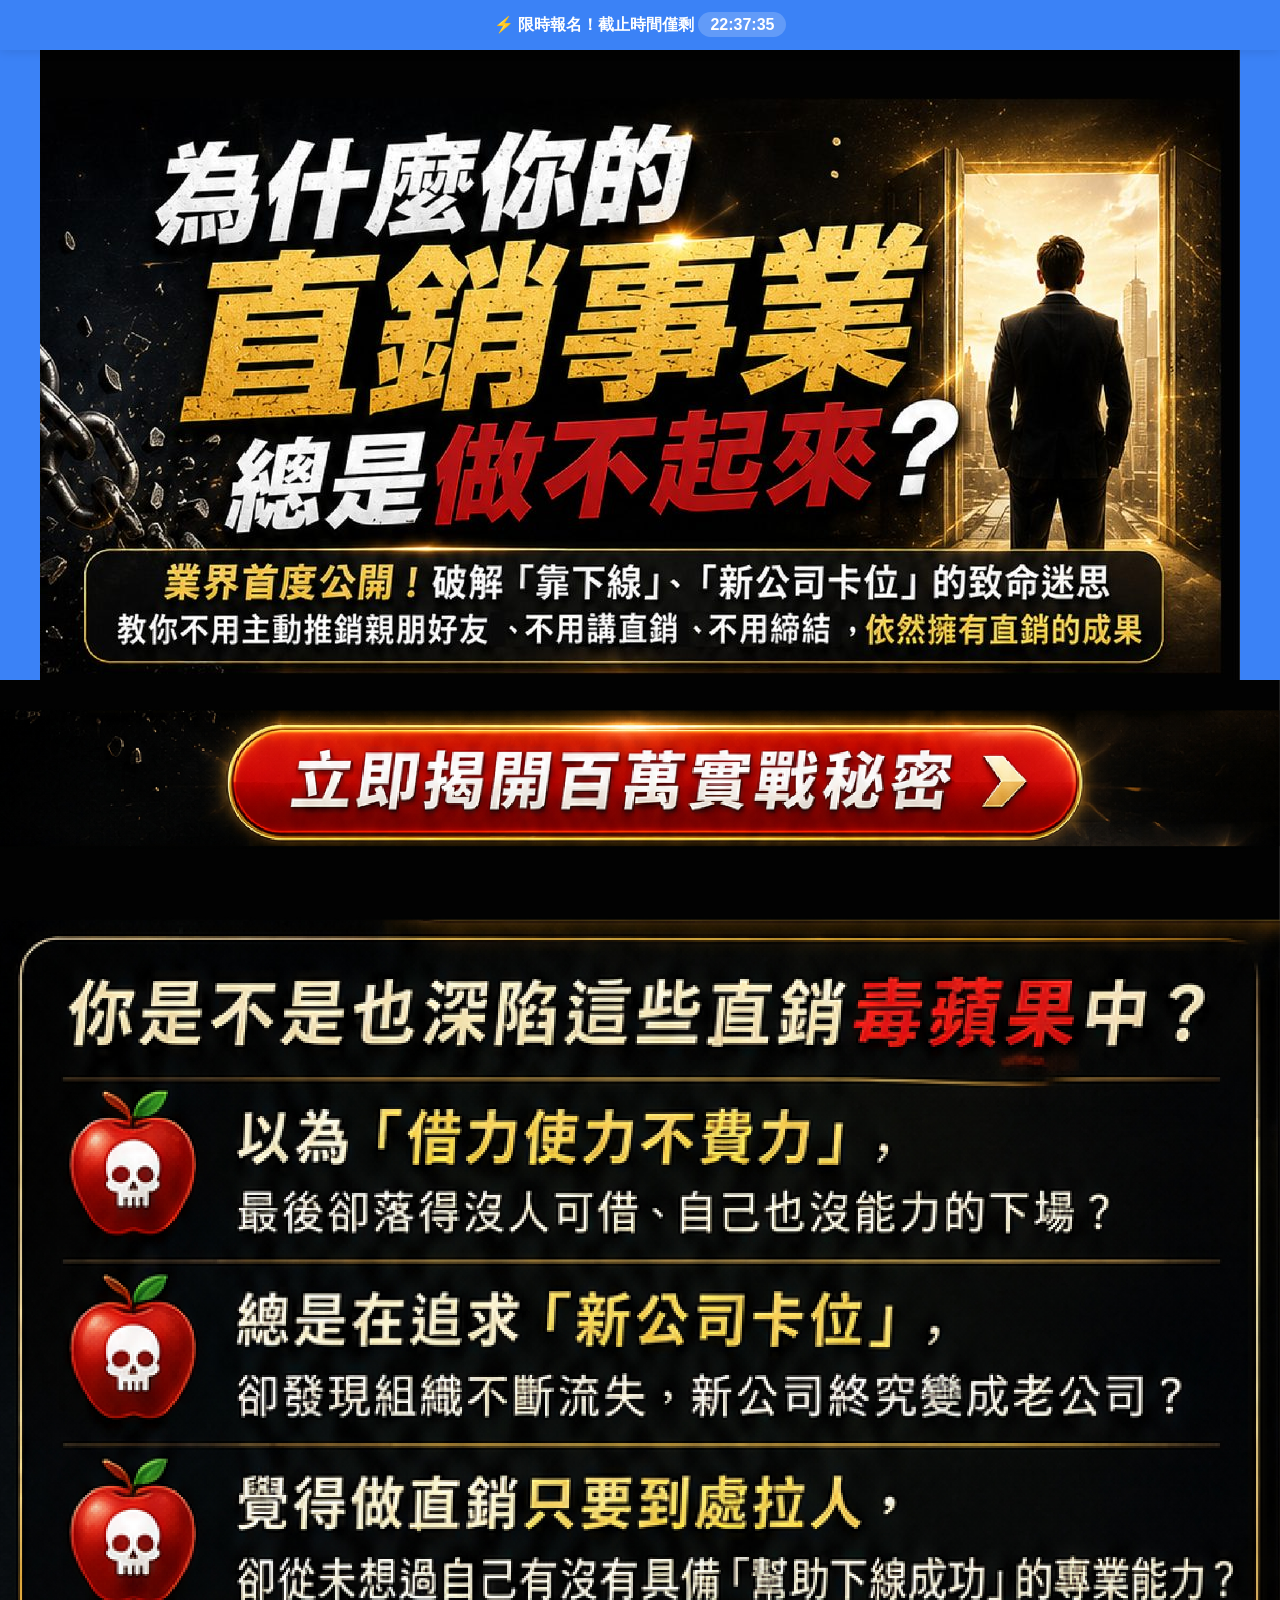
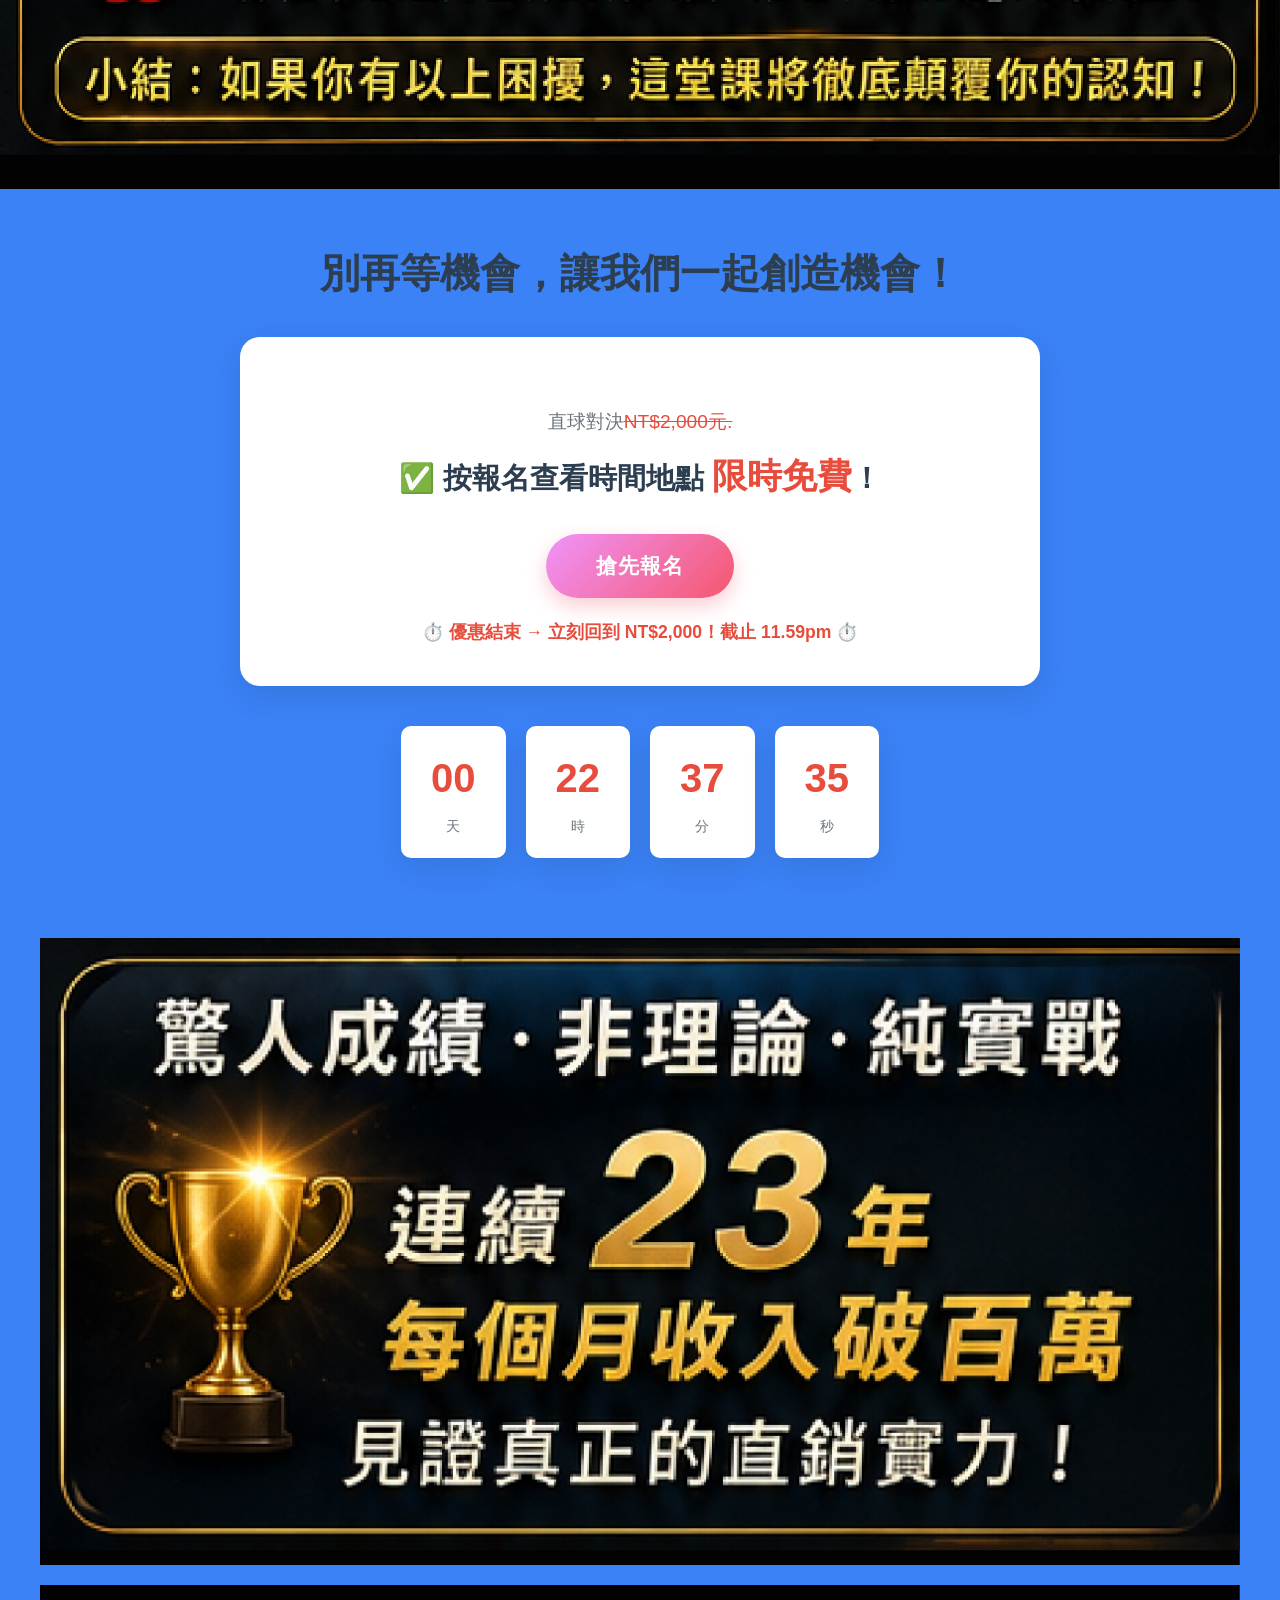
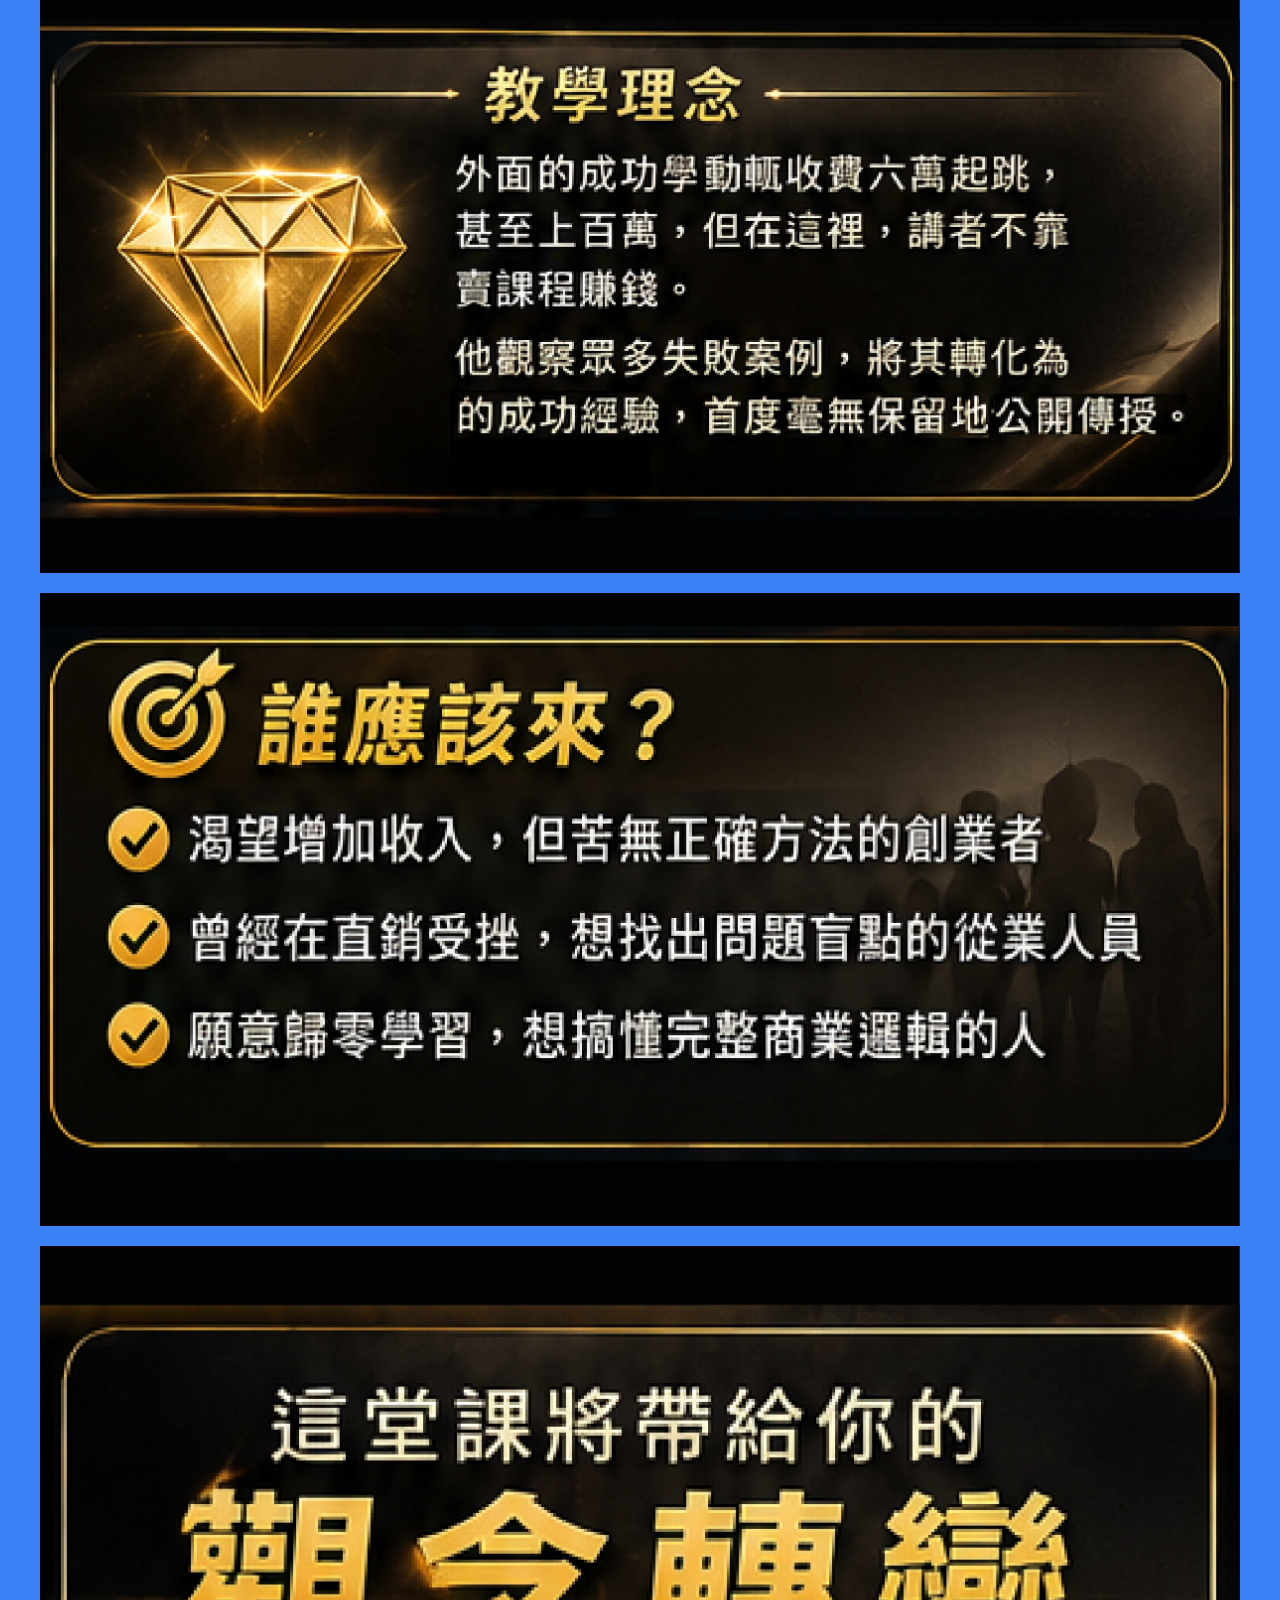
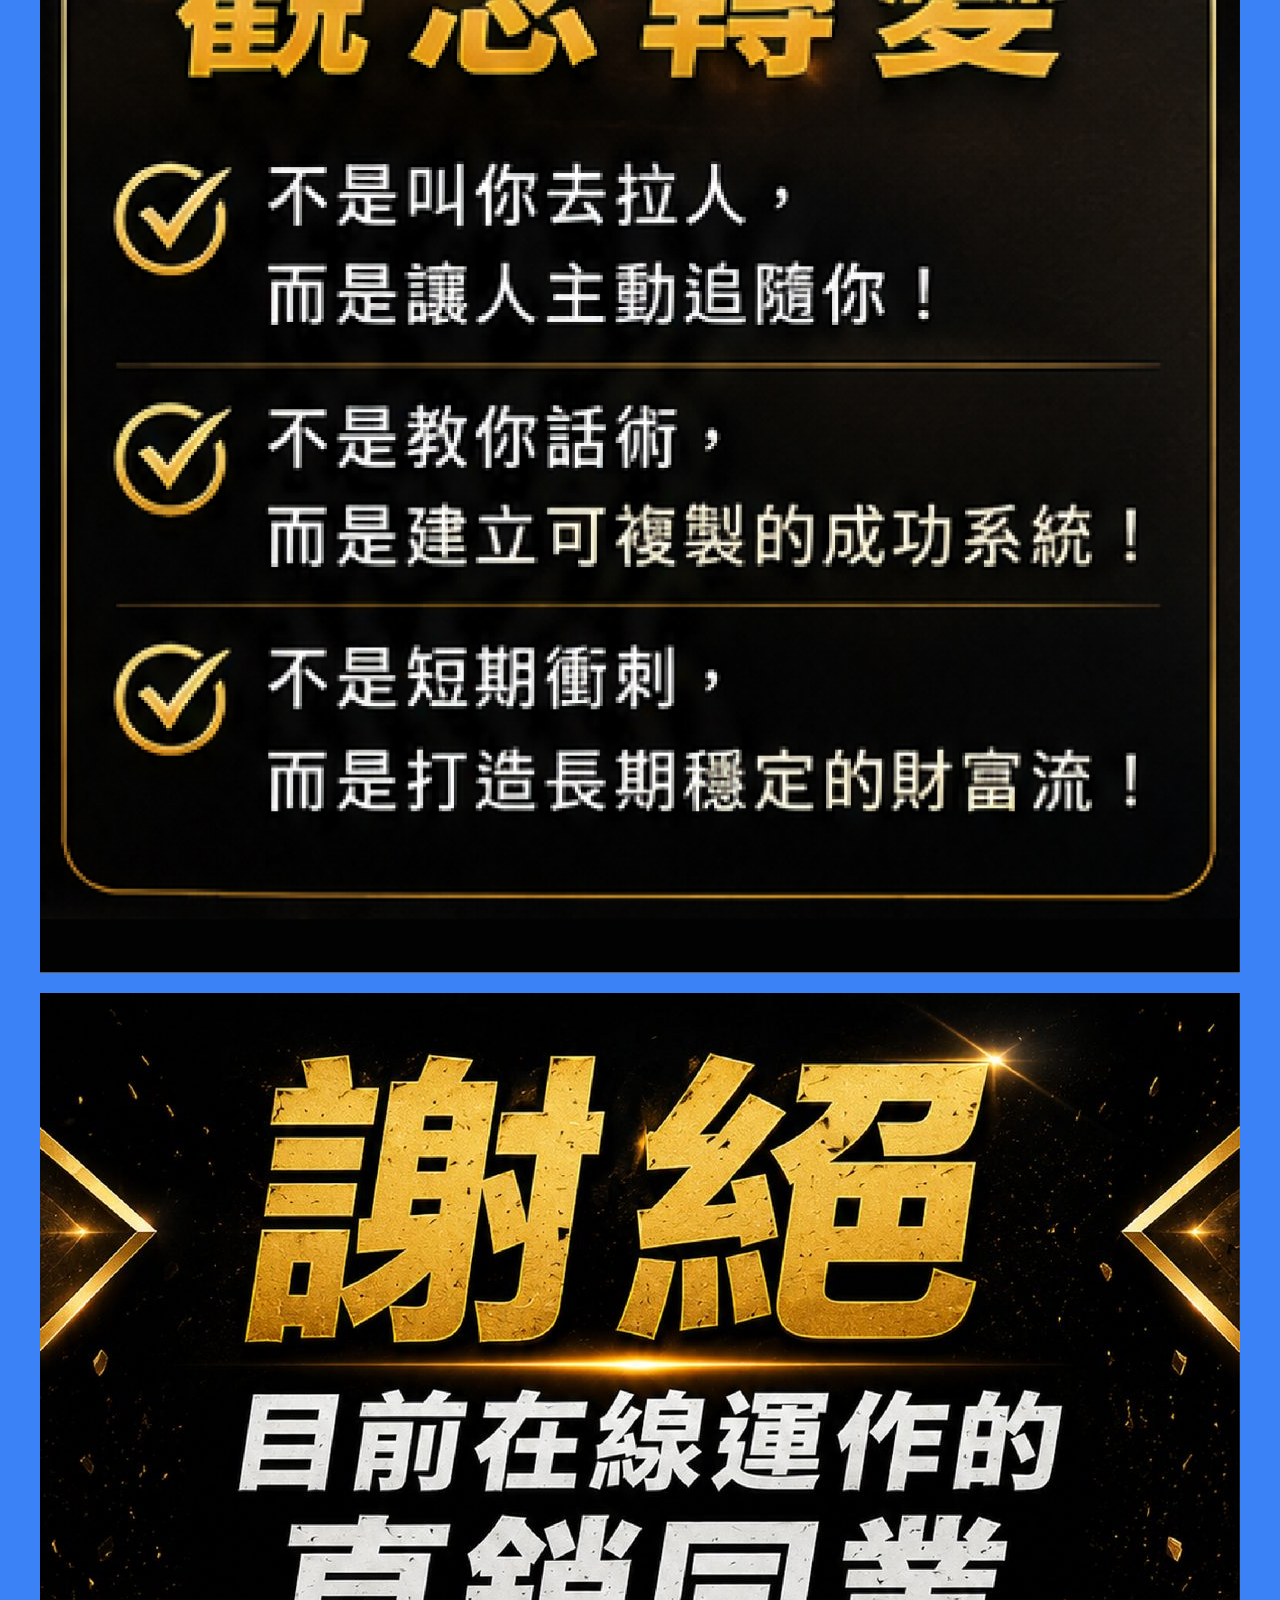
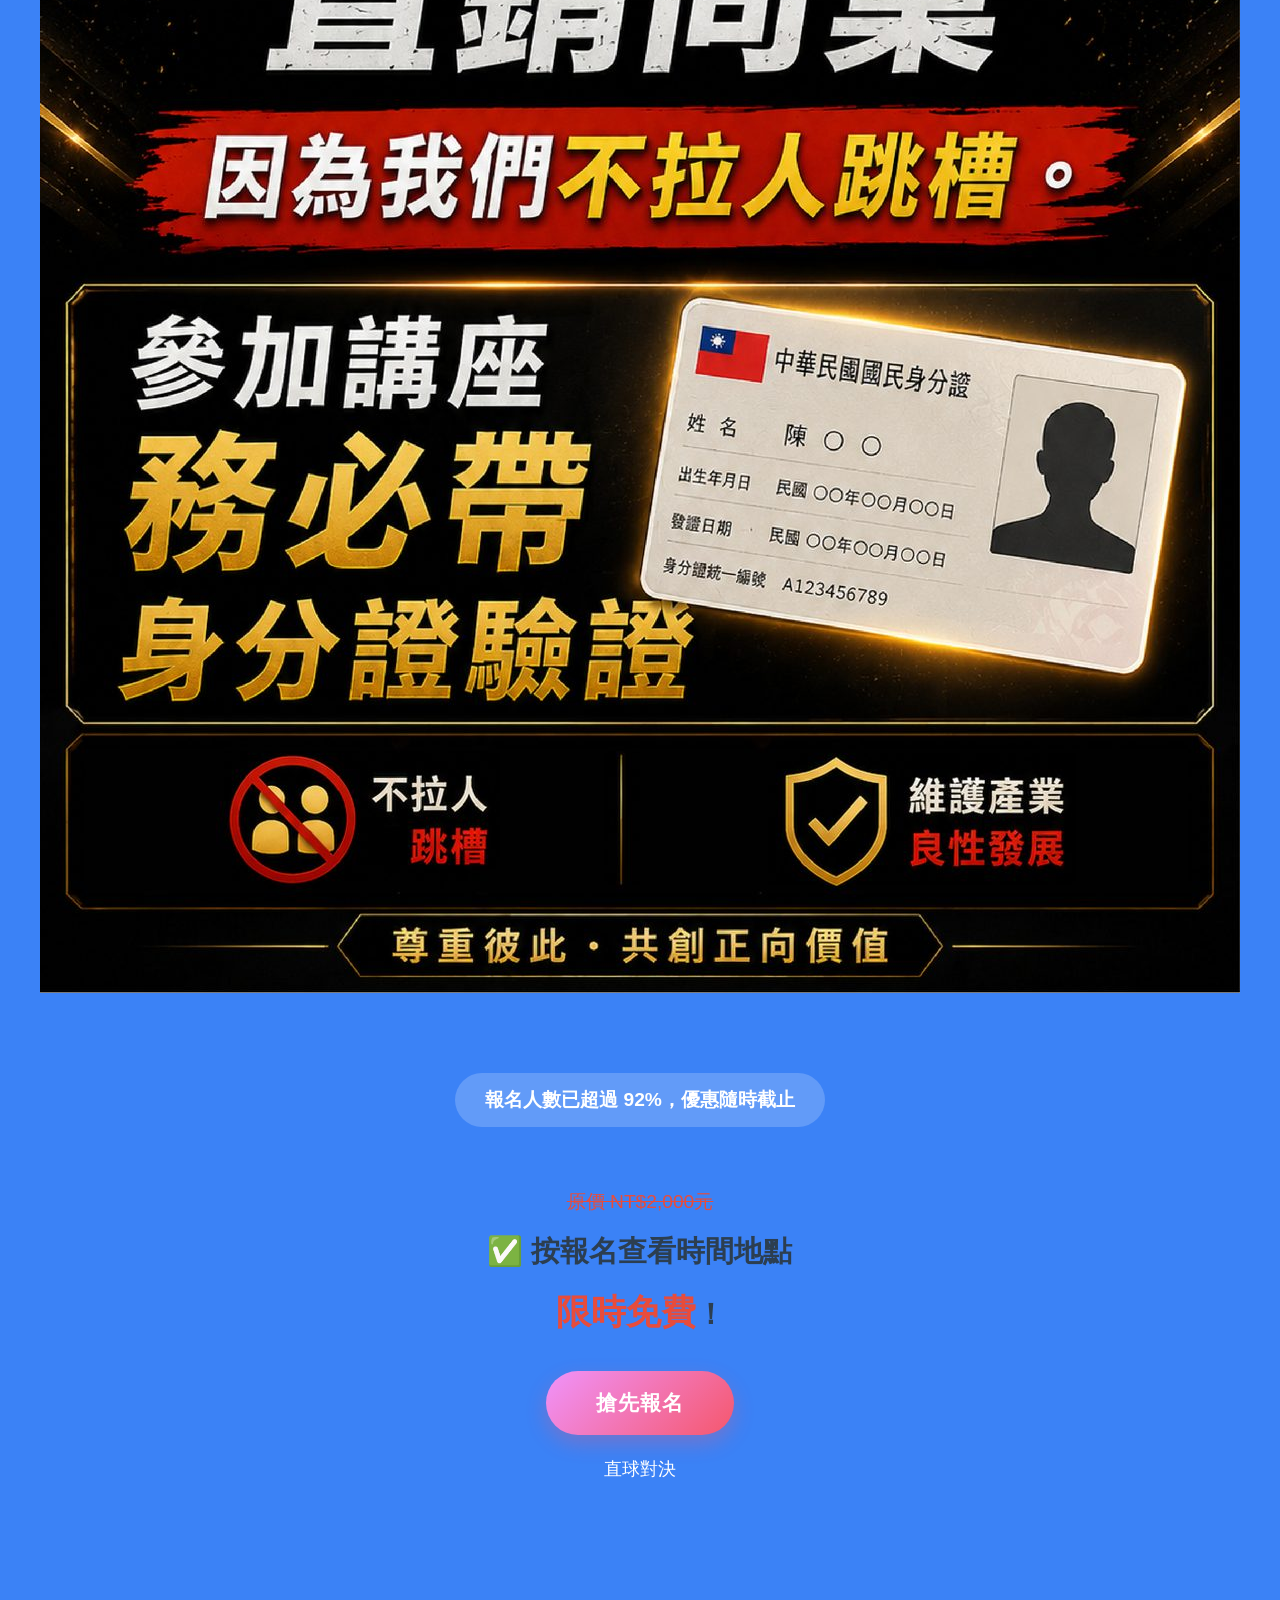
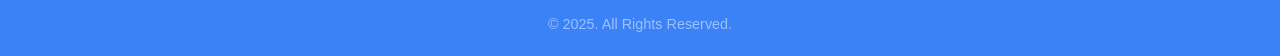
<file: index.html>
<!DOCTYPE html>
<html lang="zh-TW">
<head>
    <meta charset="UTF-8">
    <meta name="viewport" content="width=device-width, initial-scale=1.0">
    <title>直球對決 - 與你見面，見證人生的改變</title>
    
    <!-- Open Graph / 社交媒體分享預覽 - LINE專用優化 -->
    <meta property="og:type" content="website">
    <meta property="og:title" content="直球對決 - 與你見面，見證人生的改變">
    <meta property="og:description" content="限時優惠！直球對決，前100名無需付費，原價NT$2000元，現在報名免費！">
    <meta property="og:url" content="https://ifittw01-ai.github.io/Direct/">
    <meta property="og:image" content="https://ifittw01-ai.github.io/Direct/data/top.jpg?v=20260709">
    <meta property="og:image:secure_url" content="https://ifittw01-ai.github.io/Direct/data/top.jpg?v=20260709">
    <meta property="og:image:type" content="image/jpeg">
    <meta property="og:image:width" content="1200">
    <meta property="og:image:height" content="630">
    <meta property="og:image:alt" content="直球對決">
    
    <!-- LINE專用優化 -->
    <meta name="line:card" content="summary_large_image">
    <meta name="line:title" content="直球對決 - 與你見面，見證人生的改變">
    <meta name="line:description" content="限時優惠！直球對決，前100名無需付費，原價NT$2000元，現在報名免費！">
    <meta name="line:image" content="https://ifittw01-ai.github.io/Direct/data/top.jpg?v=20260709">
    
    <!-- Twitter Card -->
    <meta name="twitter:card" content="summary_large_image">
    <meta name="twitter:title" content="直球對決 - 與你見面，見證人生的改變">
    <meta name="twitter:description" content="限時優惠！直球對決，前100名無需付費，原價NT$2000元，現在報名免費！">
    <meta name="twitter:image" content="https://ifittw01-ai.github.io/Direct/data/top.jpg?v=20260709">
    
    <!-- Canonical URL -->
    <link rel="canonical" href="https://ifittw01-ai.github.io/Direct/">
    
    <!-- Additional meta tags for better social media recognition -->
    <meta name="description" content="限時優惠！直球對決，前100名無需付費，原價NT$2000元，現在報名免費！">
    <meta name="keywords" content="直球對決,自媒體,創業,賺錢,線上課程,限時優惠">
    
    <link rel="stylesheet" href="styles.css">
    
    <!-- 预加载关键资源 -->
    <link rel="preload" href="styles.css" as="style">
    <link rel="preload" href="translations.js" as="script">
    <link rel="preload" href="script.js" as="script">
    
    <!-- DNS 预解析 -->
    <link rel="dns-prefetch" href="https://script.google.com">
    <link rel="dns-prefetch" href="https://cdn.sheetjs.com">
    
    <!-- SheetJS 用於生成 Excel -->
    <script src="https://cdn.sheetjs.com/xlsx-0.20.1/package/dist/xlsx.full.min.js" defer></script>
</head>
<body>
    <!-- 页面加载进度条 -->
    <div id="loading-bar"></div>
    
    <!-- 語言切換器 -->
    <div class="language-switcher">
        <select id="language-select" onchange="setLanguage(this.value)">
            <option value="zh-TW">繁體中文</option>
            <option value="zh-CN">简体中文</option>
            <option value="en">English</option>
        </select>
    </div>

    <!-- 顶部优惠倒计时横幅 -->
    <div class="top-banner">
        <div class="container">
            <p><span data-i18n="countdown-banner-text">⚡ 限時報名！截止時間僅剩</span> <span id="countdown-banner">15:00:00</span></p>
        </div>
    </div>

    

    <!-- 顶部主视觉图 -->
    <div class="hero-image-section">
        <div class="hero-image-wrapper">
            <div class="hero-image-frame">
                <img src="data/top.jpg" alt="直球對決" class="hero-top-image" loading="lazy" width="1200" height="630">
                </div>
            </div>
        </div>
    </div>

    <div class="hero-image-section">
        <div class="hero-image-wrapper">
            <img src="data/top1.jpg" alt="直球對決" class="hero-top-image" loading="lazy" width="1200" height="630">
        </div>
    </div>

    <div class="hero-image-section">
        <div class="hero-image-wrapper">
            <img src="data/top2.jpg" alt="直球對決" class="hero-top-image" loading="lazy" width="1200" height="630">
        </div>
    </div>

    <!-- 短影音重點內容 
    <section class="short-video-note">
        <div class="container">
            <div class="note-layout">
                <div class="note-content">
                    <h2>短影音有兩件事情不要做</h2>
                    <div class="note-item">
                        <p class="note-title">第一.「不要拼質量」</p>
                        <p>一樣是超市話題，全聯最高觀看是 100 多萬；CitySuper 最高就是 5 萬。</p>
                        <p>有些話題，天生是有流量上限的。你再怎麼努力，都很難打破這個上限。</p>
                    </div>
                    <div class="note-item">
                        <p class="note-title">第二.「不要講乾貨」</p>
                        <p>短影音的本質是娛樂場。大家什麼時候滑手機？枕上、廁上、馬上，全是想放鬆的時候。</p>
                        <p>手機就像一個夜市，觀眾就是逛夜市的人。</p>
                        <p>你在影片上面講乾貨、講專業，就像在夜市裡面賣高級法國料理一樣，沒流量不用怪別人。</p>
                        <p>不是你的東西不好，是場景不對。你的專業，永遠只能吸引同行。</p>
                        <p>我就問你，你辛苦拍片，是為了增加客戶，還是吸引同行？</p>
                    </div>
                    <div class="note-cta">
                        <p class="note-title">歡迎來聽我的 2 小時「直球對決」體驗課</p>
                        <p>在體驗課，我還會分享：</p>
                        <p class="note-bullet">- 真實分析我的成功案例，讓你了解網路陌生開發操盤邏輯。</p>
                    </div>
                    <div class="note-action">
                        <button class="cta-button note-action-btn" onclick="openModal()">立即報名</button>
                    </div>
                </div>
            </div>
        </div>
    </section>

    <!-- Hero Section -->
    <section class="hero-section">
        <div class="container">
            <!--<div class="media-logos">
                <p>Windows | macOS | Android | iOS / iPadOS| Virtual | AWS | IBM | Google | Microsoft | Apple | Amazon | Facebook | Twitter | Instagram | LinkedIn | YouTube | TikTok | </p>
            </div>-->
            
            <h1 class="main-headline" data-i18n="main-headline">
                別再等機會，讓我們一起創造機會！
            </h1>
            
            <div class="offer-box">
                
                <div class="pricing">
                    <p class="original-price"><span data-i18n="original-price">直球對決</span><span class="strikethrough">NT$2,000元.</span></p>
                    <p class="current-price"><span data-i18n="current-price">✅ 立即了解</span> <span class="highlight" data-i18n="highlight">限時免費</span>！</p>
                </div>
                
                <button class="cta-button pulse" data-i18n="cta-button">搶先報名</button>
                
                <p class="urgency-text" data-i18n="urgency-text">⏱️ 優惠結束 → 立刻回到 NT$2,000！截止 11.59pm ⏱️</p>
            </div>

            <!-- 倒计时器 -->
            <div class="countdown-timer">
                <div class="timer-item">
                    <span class="timer-value" id="days">00</span>
                    <span class="timer-label" data-i18n="timer-days">天</span>
                </div>
                <div class="timer-item">
                    <span class="timer-value" id="hours">00</span>
                    <span class="timer-label" data-i18n="timer-hours">時</span>
                </div>
                <div class="timer-item">
                    <span class="timer-value" id="minutes">00</span>
                    <span class="timer-label" data-i18n="timer-minutes">分</span>
                </div>
                <div class="timer-item">
                    <span class="timer-value" id="seconds">00</span>
                    <span class="timer-label" data-i18n="timer-seconds">秒</span>
                </div>
            </div>
        </div>
    </section>

    <!-- 视频演示区 
    <section class="video-section">
        <div class="container">
            <p class="video-instruction" data-i18n="video-instruction">🔊 確保你打開聲音，等待影片載入...</p>
            <div class="video-wrapper">
                <video id="mainVideo" width="100%" height="100%" controls controlsList="nodownload" autoplay muted loop playsinline style="border: none;">
                    <source src="data/IG6.mp4" type="video/mp4">
                    您的瀏覽器不支援影片播放。
                </video>
            </div>
            <img src="data/top3.jpg" alt="直球對決" class="video-below-image" loading="lazy" width="1200" height="630">
        </div>
    </section>

    <section class="short-video-note">
        <div class="container">
            <div class="note-layout">
                <div class="note-content">
                    <div class="note-item">
                        <p class="note-title">做直球對決 做短影音的最大錯誤</p>
                        <p>就是不參考、不做功課，靠感覺。</p>
                        <p>但其實任何形式的創作，都一定有架構可循，</p>
                        <p>要相信成功是可以複製的。</p> 
                        <p>我們把成功經驗，整理成一套系統分享給你 </p>
                    </div>
                    <div class="note-action">
                        <button class="cta-button note-action-btn" onclick="openModal()">立即報名</button>
                    </div>
                </div>
            </div>
        </div>
    </section>
   

    <!-- 目标受众区 
    <section class="target-audience">
        <div class="container">
            <h2 class="section-title" data-i18n="target-audience-title">誰適合與需要？</h2>
            <div class="audience-grid">
                <div class="audience-card">
                    <h3 data-i18n="audience-1-title">做預約服務的你</h3>
                    <p data-i18n="audience-1-subtitle">顧問 / 諮詢師 / 美容 / 教育 / 交易導師</p>
                    <p data-i18n="audience-1-text">
                        🌍 在這個直球對決時代，你不需要等待別人給你機會。
                        現在，人人都能用直球對決打造個人品牌、開啟第二收入，
                        即使沒有技術、沒有團隊，也能靠直球對決創造被動收入！</p>
                </div>
                <div class="audience-card">
                    <h3 data-i18n="audience-2-title">做招商加盟的你</h3>
                    <p data-i18n="audience-2-subtitle">保險團隊 / 微商 / 餐飲招商</p>
                    <p data-i18n="audience-2-text">🌍 我們幫助你建立一套完整的「直球對決」——
                        從直球對決應用、內容行銷、品牌打造，到獲利變現，
                        一步步帶你從0開始，找到你的人生新方向。</p>
                </div>
                <div class="audience-card">
                    <h3 data-i18n="audience-3-title">每天上班打卡的你</h3>
                       <p data-i18n="audience-3-subtitle">行政 / 會計 / 助理 / 客服 / 行銷 / 內勤業務 / 社群小編</p>
                    <p data-i18n="audience-3-text">🌍 無論你是媽媽、上班族、自由工作者、或剛起步的創業者，
                        只要你願意學習、願意改變，
                        這套系統就能讓你用直球對決放大你的能力，
                        讓世界看見你、聽見你、並願意為你的價值付費。</p>
                </div>
                <div class="audience-card">
                    <h3 data-i18n="audience-4-title">做網路新媒體的你</h3>
                    <p data-i18n="audience-4-subtitle">自由業者 / 網路服務 / 個人教練 / 課程銷售 / 網紅 / 自媒體</p>
                    <p data-i18n="audience-4-text">🌍 你不是沒能力，只是缺少一個能讓努力變現的系統，
                        才華一直都在，只需要一個方法，讓它變成收入。
                        你不是沒機會，只是還沒用對工具與方向。</p>
                </div>
            </div>
        </div>
    </section>

    <section class="short-video-note">
        <div class="container">
            <div class="note-layout">
                <div class="note-content">
                    <div class="note-item">
                        <p class="note-title">上變現課的同學，主要有</p>
                        <p>1. 中小企業主：電商、傳產、餐飲</p>
                        <p>2. 個人工作者：講師、專家、美業、身心靈</p>
                        <p>3. 業務人員：保險、理專、房仲、汽車、直銷</p> 
                        <p>共通點是都需要流量，才有業績。</p>
                        <p>以前找新客，可以下廣告；但廣告是競價機制，只會越來越貴，有發現嗎？</p>
                        <p>所以你一定要來直球對決。</p>
                        <p>穩定高收入的實際操盤分享，等你來學。</p>
                    </div>
                    <div class="note-action">
                        <button class="cta-button note-action-btn" onclick="openModal()">立即報名</button>
                    </div>
                </div>
            </div>
        </div>
    </section>
-->
    <img src="data/top4.jpg" alt="直球對決" class="video-below-image" loading="lazy" width="1200" height="630">
    <img src="data/top5.jpg" alt="直球對決" class="video-below-image" loading="lazy" width="1200" height="630">
    <img src="data/top6.jpg" alt="直球對決" class="video-below-image" loading="lazy" width="1200" height="630">
    <img src="data/top7.jpg" alt="直球對決" class="video-below-image" loading="lazy" width="1200" height="630">
    <img src="data/top8.jpg" alt="直球對決" class="video-below-image" loading="lazy" width="1200" height="630">
    
    
    

    <!-- 系统演示案例 
    <section class="demo-cases">
        <div class="container">
            <div class="cases-grid">
                <div class="case-card">
                    <img src="data/1.png" alt="諮詢師案例" style="width: 100%; border-radius: 8px; margin-bottom: 15px;" loading="lazy">
                    <h3>諮詢師</h3>
                    <p>發了2篇內容就有人預約諮詢課程</p>
                </div>
                <div class="case-card">
                    <img src="data/2.png" alt="保險&招商案例" style="width: 100%; border-radius: 8px; margin-bottom: 15px;" loading="lazy">
                    <h3>保險&招商</h3>
                    <p>說明會前一天滿席，不再靠廣告</p>
                </div>
                <div class="case-card">
                    <img src="data/3.png" alt="自由工作者案例" style="width: 100%; border-radius: 8px; margin-bottom: 15px;" loading="lazy">
                    <h3>自由工作者</h3>
                    <p>剛睡醒，手機跳出客戶詢問：有人要服務</p>
                </div>
                <div class="case-card">
                    <img src="data/4.png" alt="教育顧問案例" style="width: 100%; border-radius: 8px; margin-bottom: 15px;" loading="lazy">
                    <h3>教育顧問</h3>
                    <p>使用一周後，十幾個家長帶孩子來上體驗課</p>
                </div>
            </div>
        </div>
    </section>
    -->
    <!-- CTA中间区 -->
    <section class="mid-cta">
        <div class="container">
            <p class="urgency-badge" data-i18n="urgency-badge">報名人數已超過 92%，優惠隨時截止</p>
            <div class="pricing">
                <p class="original-price"> <span class="strikethrough" data-i18n="mid-cta-original">原價 NT$2,000元</span></p>
                <p class="current-price" data-i18n="current-price">✅ 按報名查看時間地點</p>
                <p class="current-price"><span class="highlight" data-i18n="highlight">限時免費</span>！</p>
            </div>
            <button class="cta-button pulse" data-i18n="cta-button">搶先報名</button>
            <p class="package-info" data-i18n="package-info">直球對決</p>
        </div>
    </section>

   
    <!--
    <section class="hero-image-section">
        <div class="hero-image-wrapper">
            <img src="data/AIMakeMoney.png" alt="直球對決" class="hero-main-image" loading="lazy" width="1200" height="630">
        </div>
    </section>
    <button class="top5-cta" onclick="openModal()" aria-label="搶先報名">搶先報名</button>
    -->
    <!-- 包含内容 
    <section class="whats-included">
        <div class="container">
            <h2 class="section-title">你將獲得什麼？</h2>
            <div class="included-grid">
                <div class="included-item">
                    <div class="item-number">1</div>
                    <h3>MIGRITY會員專區（客服協助）</h3>
                    <p>隨時登入系統、邊學邊做，不會可以詢問</p>
                </div>
                <div class="included-item">
                    <div class="item-number">2</div>
                    <h3>26堂實戰教學課程</h3>
                    <p>一步步從0打造你的「自動引流 → 自動預約」系統</p>
                </div>
                <div class="included-item">
                    <div class="item-number">3</div>
                    <h3>12大行業內容爆款範本</h3>
                    <p>一鍵生成吸引客戶上門的內容</p>
                </div>
                <div class="included-item">
                    <div class="item-number">4</div>
                    <h3>自動轉化系統：自動預約 & 報名</h3>
                    <p>無需寫程式碼，即可建立自動諮詢預約/招商報名系統</p>
                </div>
                <div class="included-item">
                    <div class="item-number">5</div>
                    <h3>Live課《一人公司賺錢機器》</h3>
                    <p>學會將流量變收入，打造真正「引流 + 成交」商業閉環</p>
                </div>
            </div>
        </div>
    </section>
--> 
    <!-- 订单摘要/定价 
    <section class="order-summary">
        <div class="container">
            <div class="order-box">
                <h2>訂單摘要</h2>
                <h3>直球對決</h3>
                <p class="subtitle">直接給你範本 + 搭好系統</p>
                
                <div class="price-breakdown">
                    <div class="price-row">
                        <span>系統優惠即將結束，回到原價！</span>
                    </div>
                    <div class="price-display">
                        <span class="old-price">NT$6,927</span>
                        <span class="discount">-75%</span>
                        <span class="new-price">NT$1,727</span>
                    </div>
                    <div class="guarantee">
                        <p>✅ 7天學不會退包</p>
                    </div>
                </div>

                <div class="whats-included-summary">
                    <h4>內容包含：</h4>
                    <ul>
                        <li>✓ MIGRITY學習會員專區</li>
                        <li>✓ 26堂實戰教學課程</li>
                        <li>✓ 12大行業內容爆款範本</li>
                        <li>✓ 自動轉化系統：自動預約 & 報名</li>
                        <li>✓ Live課：4小時《一人公司賺錢機器》</li>
                    </ul>
                </div>

                <button class="cta-button large pulse">立即開始</button>
            </div>
        </div>
    </section>
--> 
    <!-- FAQ区域 
    <img src="data/top8.jpg" alt="直球對決" class="video-below-image" loading="lazy" width="1200" height="630">
    

    <!-- Footer -->
    <footer class="footer">
        <div class="container">
            <p class="copyright" style="margin: 0;" data-i18n="copyright">© 2025. All Rights Reserved.</p>
        </div>
    </footer>

    <!-- 订单表单模态框 -->
    <div id="orderModal" class="modal">
        <div class="modal-content">
            <span class="close-modal">&times;</span>
            <div class="modal-header">
                <h2 data-i18n="modal-title">🎉 立即獲取優惠</h2>
                <p class="modal-subtitle" data-i18n="modal-subtitle">填寫資料，開始您的直球對決之旅</p>
            </div>
            
            <div class="order-form-wrapper">
                <!-- 左侧：订单摘要 -->
                <!--<div class="order-summary-sidebar">
                    <h3>訂單摘要</h3>
                    <div class="product-info">
                        <h4>直球對決</h4>
                        <p>直接給你範本 + 搭好系統</p>
                    </div>
                    
                    <div class="price-info">
                        <div class="price-row">
                            <span>原價</span>
                            <span class="old-price-text">NT$6,927</span>
                        </div>
                        <div class="price-row discount-row">
                            <span>限時優惠 (-75%)</span>
                            <span class="discount-text">-NT$5,200</span>
                        </div>
                        <hr>
                        <div class="price-row total-row">
                            <span>今日特價</span>
                            <span class="new-price-text">NT$1,727</span>
                        </div>
                    </div>
                    
                    <div class="included-items">
                        <h4>✓ 內容包含：</h4>
                        <ul>
                            <li>MIGRITY學習會員專區</li>
                            <li>26堂實戰教學課程</li>
                            <li>12大行業內容爆款範本</li>
                            <li>自動轉化系統：自動預約 & 報名</li>
                            <li>Live課：4小時《一人公司賺錢機器》</li>
                        </ul>
                    </div>
                    
                    <div class="guarantee-badge">
                        <span class="badge-icon">✅</span>
                        <span>7天學不會退包</span>
                    </div>
                </div>-->
                
                <!-- 右侧：表单 -->
                <div class="order-form-main">
                    <form id="orderForm" class="order-form" method="POST">
                        
                        <div class="form-section">
                            <h3 data-i18n="form-section-title">📋 您的資料</h3>
                            
                            <div class="form-group">
                                <label for="fullName"><span data-i18n="form-name">姓名(實名制)</span> <span class="required">*</span></label>
                                <input type="text" id="fullName" name="姓名" required data-i18n="form-name-placeholder" placeholder="請輸入您的全名">
                            </div>
                            
                            <div class="form-row">
                                <div class="form-group">
                                    <label for="email"><span data-i18n="form-email">電子郵件</span> <span class="required">*</span></label>
                                    <input type="email" id="email" name="電子郵件" required data-i18n="form-email-placeholder" placeholder="your@email.com">
                                </div>
                                
                                <div class="form-group">
                                    <label for="phone"><span data-i18n="form-phone">電話號碼</span> <span class="required"></span></label>
                                    <input type="tel" id="phone" name="電話號碼" data-i18n="form-phone-placeholder" placeholder="+886 912345678">
                                </div>
                            </div>
                            
                            <div class="form-group">
                                <label id="country-label"><span data-i18n="form-country">國家/地區</span> <span class="required">*</span></label>
                                <input type="hidden" id="country" name="國家地區" value="台灣 Taiwan" data-code="TW" required>
                                <div class="option-cards option-cards--country" id="countryCards" role="radiogroup" aria-labelledby="country-label">
                                    <button type="button" class="option-card selected" data-value="TW" data-i18n="form-country-tw" aria-pressed="true">台灣 Taiwan</button>
                                    <button type="button" class="option-card" data-value="MY" data-i18n="form-country-my">馬來西亞 Malaysia (Kuala Lumpur)</button>
                                </div>
                            </div>
                            
                            <div class="form-group form-field-hidden" aria-hidden="true">
                                <label for="industry"><span data-i18n="form-industry">您的行業</span> <span class="required">*</span></label>
                                <select id="industry" name="行業">
                                    <option value="" data-i18n="form-industry-placeholder">請選擇...</option>
                                    <option value="spiritual" data-i18n="form-industry-spiritual">身心靈導師</option>
                                    <option value="beauty" data-i18n="form-industry-beauty">美容 / 美髮</option>
                                    <option value="education" data-i18n="form-industry-education">教育 / 培訓</option>
                                    <option value="insurance" data-i18n="form-industry-insurance">保險 / 金融</option>
                                    <option value="realestate" data-i18n="form-industry-realestate">房地產</option>
                                    <option value="consultant" data-i18n="form-industry-consultant">諮詢顧問</option>
                                    <option value="freelancer" data-i18n="form-industry-freelancer">自由工作者</option>
                                    <option value="coach" data-i18n="form-industry-coach">個人教練</option>
                                    <option value="ecommerce" data-i18n="form-industry-ecommerce">電商 / 微商</option>
                                    <option value="other" data-i18n="form-industry-other">其他</option>
                                </select>
                            </div>
                            
                            <div class="form-group">
                                <label id="region-label"><span data-i18n="form-region">希望評估時間地點</span> <span class="required">*</span></label>
                                <input type="hidden" id="region" name="評估地區" required>
                                <div class="option-cards option-cards--region" id="regionCards" role="radiogroup" aria-labelledby="region-label">
                                    <p class="option-cards-placeholder" data-i18n="form-region-loading">載入中...</p>
                                </div>
                                <small style="color: #999; font-size: 0.85rem; margin-top: 5px; display: block;" data-i18n="form-region-hint">
                                    💡 地點由系統自動更新
                                </small>
                            </div>
                            
                            <div class="form-group">
                                <label for="lineId" data-i18n="form-line">LINE ID（選填，方便我們聯繫您）</label>
                                <input type="text" id="lineId" name="LINE_ID" data-i18n="form-line-placeholder" placeholder="請輸入您的 LINE ID">
                                <small style="color: #666; font-size: 0.85rem; margin-top: 5px; display: block;" data-i18n="form-line-hint">💡 提供 LINE ID 讓我們能更快速為您服務</small>
                            </div>
                            
                            <div class="form-group form-field-hidden" aria-hidden="true">
                                <label for="whatsapp" data-i18n="form-whatsapp">WhatsApp 號碼（選填）</label>
                                <input type="tel" id="whatsapp" name="WhatsApp號碼" data-i18n="form-whatsapp-placeholder" placeholder="+886 912 345 678">
                                <small style="color: #666; font-size: 0.85rem; margin-top: 5px; display: block;" data-i18n="form-whatsapp-hint">💡 提供 WhatsApp 讓我們能透過多種方式聯繫您</small>
                            </div>
                        </div>
                        <!--
                        <div class="form-section">
                            <label class="checkbox-label">
                                <input type="checkbox" id="termsCheckbox" name="terms" required>
                                <span>我同意 <a href="#" target="_blank">服務條款</a> 和 <a href="#" target="_blank">隱私政策</a></span>
                            </label>
                            
                        </div> -->
                        
                        <!-- 提交按鈕 -->
                        <div class="form-buttons">
                            <button type="submit" id="submitBtn" class="submit-info-btn">
                                <span data-i18n="form-submit">📝 提交資料</span>
                            </button>
                        </div>
                        
                        <div class="secure-notice">
                            <span>🔒</span>
                            <span data-i18n="form-secure">您的資料將安全受到保護</span>
                        </div>
                        <!--
                        <div class="view-data-link">
                            <a href="records.html" target="_blank">📊 查看已儲存的資料</a>
                        </div> -->
                    </form>
                </div>
            </div>
        </div>
    </div>

    <script src="translations.js?v=2024112202" defer></script>
    <script src="script.js?v=20260629b" defer></script>
</body>
</html>
</file>
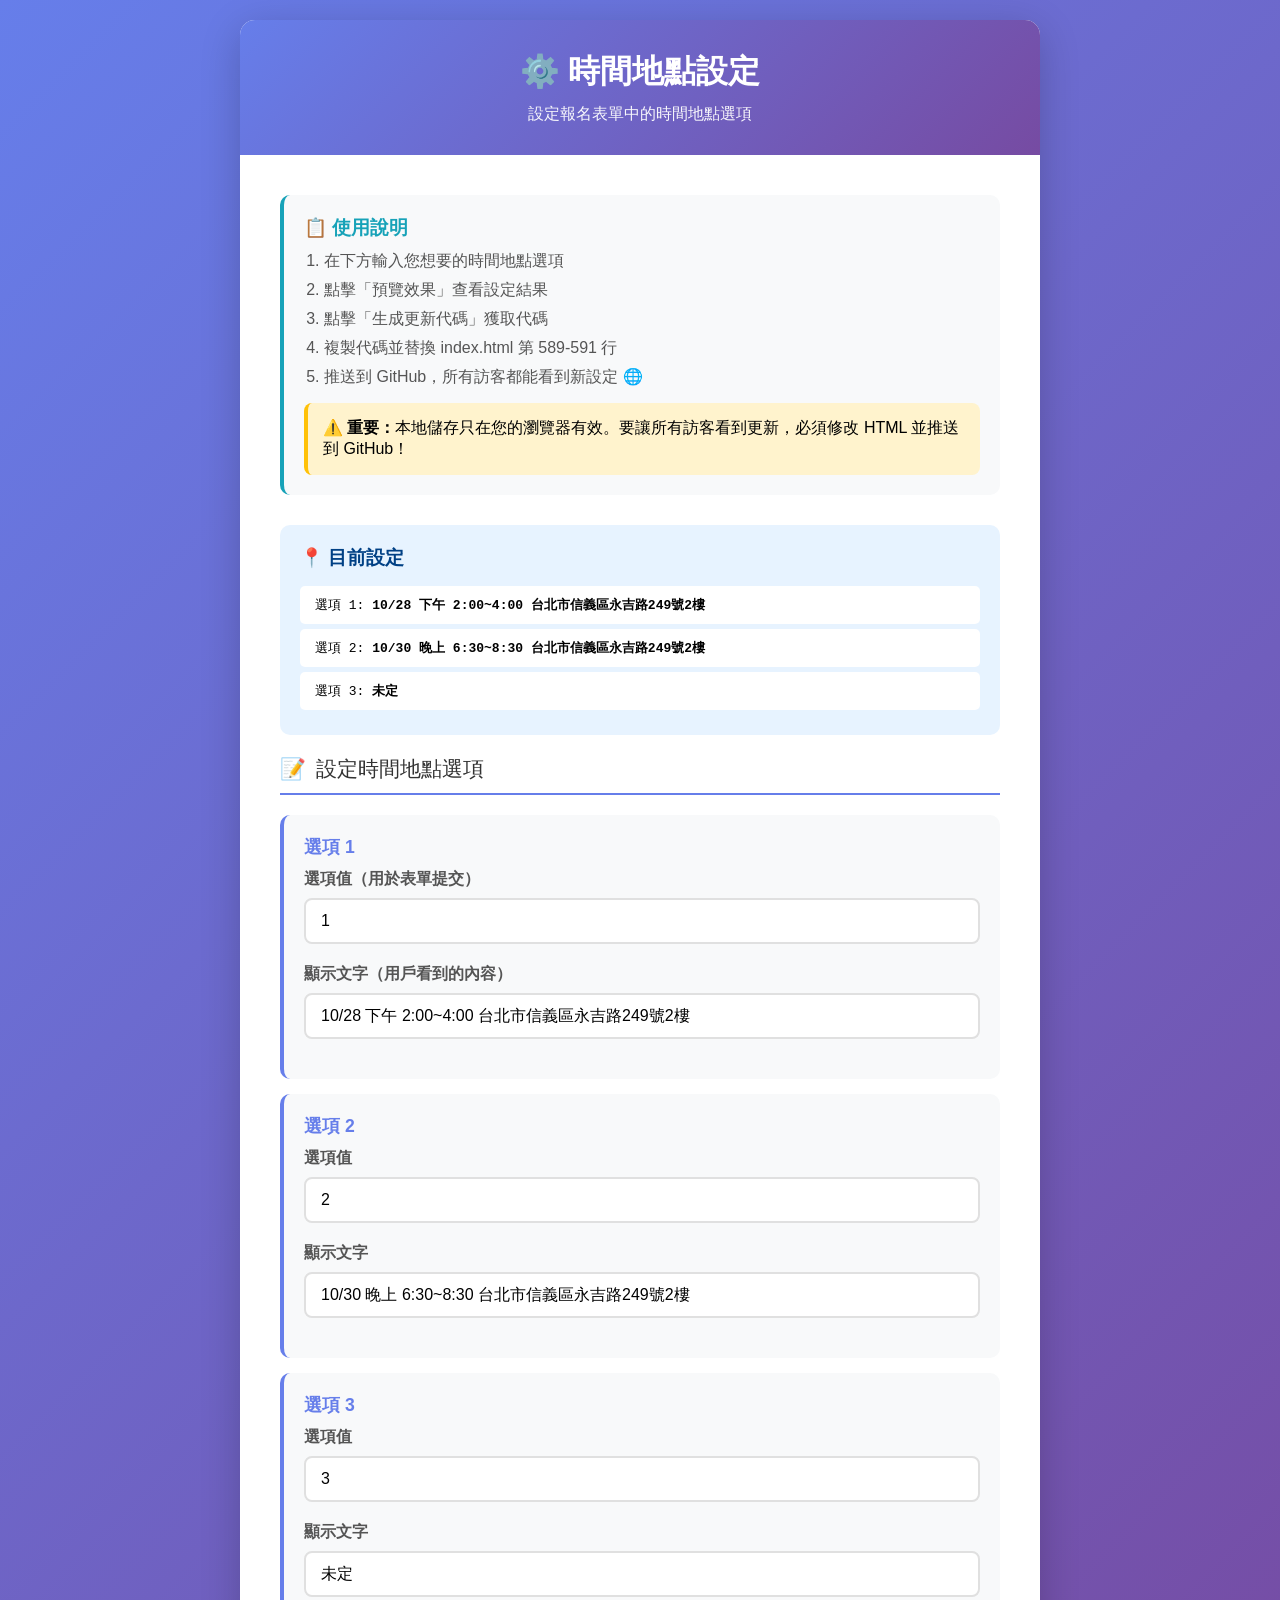
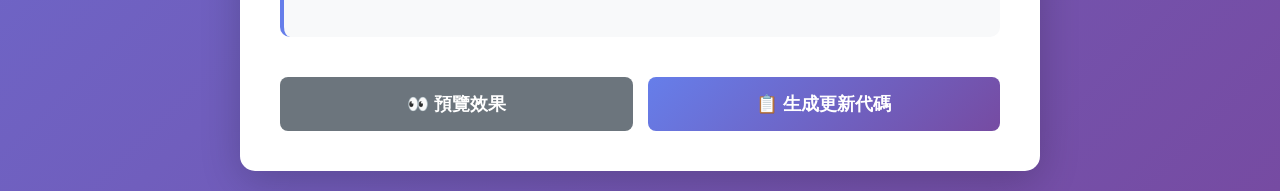
<file: admin-settings.html>
<!DOCTYPE html>
<html lang="zh-TW">
<head>
    <meta charset="UTF-8">
    <meta name="viewport" content="width=device-width, initial-scale=1.0">
    <title>時間地點設定 - 直球對決</title>
    <style>
        * {
            margin: 0;
            padding: 0;
            box-sizing: border-box;
        }
        
        body {
            font-family: 'Microsoft JhengHei', Arial, sans-serif;
            background: linear-gradient(135deg, #667eea 0%, #764ba2 100%);
            min-height: 100vh;
            padding: 20px;
        }
        
        .container {
            max-width: 800px;
            margin: 0 auto;
            background: white;
            border-radius: 15px;
            box-shadow: 0 10px 40px rgba(0,0,0,0.2);
            overflow: hidden;
        }
        
        .header {
            background: linear-gradient(135deg, #667eea 0%, #764ba2 100%);
            color: white;
            padding: 30px;
            text-align: center;
        }
        
        .header h1 {
            font-size: 2rem;
            margin-bottom: 10px;
        }
        
        .header p {
            opacity: 0.95;
            font-size: 1rem;
        }
        
        .content {
            padding: 40px;
        }
        
        .section {
            margin-bottom: 40px;
        }
        
        .section-title {
            font-size: 1.3rem;
            color: #333;
            margin-bottom: 20px;
            padding-bottom: 10px;
            border-bottom: 2px solid #667eea;
            display: flex;
            align-items: center;
            gap: 10px;
        }
        
        .form-group {
            margin-bottom: 20px;
        }
        
        .form-group label {
            display: block;
            font-weight: bold;
            color: #555;
            margin-bottom: 8px;
            font-size: 1rem;
        }
        
        .form-group input {
            width: 100%;
            padding: 12px 15px;
            border: 2px solid #e0e0e0;
            border-radius: 8px;
            font-size: 1rem;
            transition: all 0.3s;
        }
        
        .form-group input:focus {
            outline: none;
            border-color: #667eea;
            box-shadow: 0 0 0 3px rgba(102, 126, 234, 0.1);
        }
        
        .option-group {
            background: #f8f9fa;
            padding: 20px;
            border-radius: 10px;
            margin-bottom: 15px;
            border-left: 4px solid #667eea;
        }
        
        .option-label {
            font-weight: bold;
            color: #667eea;
            margin-bottom: 10px;
            font-size: 1.1rem;
        }
        
        .button-group {
            display: flex;
            gap: 15px;
            margin-top: 30px;
        }
        
        .btn {
            flex: 1;
            padding: 15px 30px;
            border: none;
            border-radius: 8px;
            font-size: 1.1rem;
            font-weight: bold;
            cursor: pointer;
            transition: all 0.3s;
        }
        
        .btn-primary {
            background: linear-gradient(135deg, #667eea 0%, #764ba2 100%);
            color: white;
        }
        
        .btn-primary:hover {
            transform: translateY(-2px);
            box-shadow: 0 5px 20px rgba(102, 126, 234, 0.4);
        }
        
        .btn-secondary {
            background: #6c757d;
            color: white;
        }
        
        .btn-secondary:hover {
            background: #5a6268;
        }
        
        .btn-success {
            background: #28a745;
            color: white;
        }
        
        .btn-success:hover {
            background: #218838;
        }
        
        .preview {
            background: #fff3cd;
            border: 2px solid #ffc107;
            border-radius: 10px;
            padding: 20px;
            margin-top: 20px;
        }
        
        .preview h3 {
            color: #856404;
            margin-bottom: 15px;
        }
        
        .preview-option {
            background: white;
            padding: 10px 15px;
            margin: 8px 0;
            border-radius: 5px;
            border-left: 3px solid #ffc107;
        }
        
        .alert {
            padding: 15px 20px;
            border-radius: 8px;
            margin: 20px 0;
            display: none;
        }
        
        .alert-success {
            background: #d4edda;
            color: #155724;
            border: 1px solid #c3e6cb;
        }
        
        .alert-info {
            background: #d1ecf1;
            color: #0c5460;
            border: 1px solid #bee5eb;
        }
        
        .current-settings {
            background: #e7f3ff;
            padding: 20px;
            border-radius: 10px;
            margin-bottom: 20px;
        }
        
        .current-settings h3 {
            color: #004085;
            margin-bottom: 15px;
        }
        
        .current-value {
            background: white;
            padding: 10px 15px;
            margin: 5px 0;
            border-radius: 5px;
            font-family: monospace;
        }
        
        .instructions {
            background: #f8f9fa;
            padding: 20px;
            border-radius: 10px;
            margin-bottom: 30px;
            border-left: 4px solid #17a2b8;
        }
        
        .instructions h3 {
            color: #17a2b8;
            margin-bottom: 10px;
        }
        
        .instructions ol {
            margin-left: 20px;
        }
        
        .instructions li {
            margin: 8px 0;
            color: #555;
        }
    </style>
</head>
<body>
    <div class="container">
        <div class="header">
            <h1>⚙️ 時間地點設定</h1>
            <p>設定報名表單中的時間地點選項</p>
        </div>
        
        <div class="content">
            <div class="instructions">
                <h3>📋 使用說明</h3>
                <ol>
                    <li>在下方輸入您想要的時間地點選項</li>
                    <li>點擊「預覽效果」查看設定結果</li>
                    <li>點擊「生成更新代碼」獲取代碼</li>
                    <li>複製代碼並替換 index.html 第 589-591 行</li>
                    <li>推送到 GitHub，所有訪客都能看到新設定 🌐</li>
                </ol>
                <div style="background: #fff3cd; padding: 15px; border-radius: 8px; margin-top: 15px; border-left: 4px solid #ffc107;">
                    <strong>⚠️ 重要：</strong>本地儲存只在您的瀏覽器有效。要讓所有訪客看到更新，必須修改 HTML 並推送到 GitHub！
                </div>
            </div>
            
            <div class="current-settings" id="currentSettings">
                <h3>📍 目前設定</h3>
                <div class="current-value">選項 1: <strong>10/28 下午 2:00~4:00 台北市信義區永吉路249號2樓</strong></div>
                <div class="current-value">選項 2: <strong>10/30 晚上 6:30~8:30 台北市信義區永吉路249號2樓</strong></div>
                <div class="current-value">選項 3: <strong>未定</strong></div>
            </div>
            
            <div class="section">
                <div class="section-title">
                    <span>📝</span>
                    <span>設定時間地點選項</span>
                </div>
                
                <div class="option-group">
                    <div class="option-label">選項 1</div>
                    <div class="form-group">
                        <label for="option1Value">選項值（用於表單提交）</label>
                        <input type="text" id="option1Value" placeholder="例如: 1, time1, 2024-01-15" value="1">
                    </div>
                    <div class="form-group">
                        <label for="option1Text">顯示文字（用戶看到的內容）</label>
                        <input type="text" id="option1Text" placeholder="例如: 10/28 下午 2:00~4:00 台北市..." value="10/28 下午 2:00~4:00 台北市信義區永吉路249號2樓">
                    </div>
                </div>
                
                <div class="option-group">
                    <div class="option-label">選項 2</div>
                    <div class="form-group">
                        <label for="option2Value">選項值</label>
                        <input type="text" id="option2Value" placeholder="例如: 2, time2, 2024-01-20" value="2">
                    </div>
                    <div class="form-group">
                        <label for="option2Text">顯示文字</label>
                        <input type="text" id="option2Text" placeholder="例如: 10/30 晚上 6:30~8:30 台北市..." value="10/30 晚上 6:30~8:30 台北市信義區永吉路249號2樓">
                    </div>
                </div>
                
                <div class="option-group">
                    <div class="option-label">選項 3</div>
                    <div class="form-group">
                        <label for="option3Value">選項值</label>
                        <input type="text" id="option3Value" placeholder="例如: 3, time3, 2024-01-25" value="3">
                    </div>
                    <div class="form-group">
                        <label for="option3Text">顯示文字</label>
                        <input type="text" id="option3Text" placeholder="例如: 未定" value="未定">
                    </div>
                </div>
            </div>
            
            <div class="preview" id="preview" style="display: none;">
                <h3>👀 預覽效果</h3>
                <div class="preview-option" id="preview1"></div>
                <div class="preview-option" id="preview2"></div>
                <div class="preview-option" id="preview3"></div>
            </div>
            
            <div class="button-group">
                <button class="btn btn-secondary" onclick="previewSettings()">👀 預覽效果</button>
                <button class="btn btn-primary" onclick="generateCode()">📋 生成更新代碼</button>
            </div>
            
            <div class="alert alert-info" id="codeAlert" style="display: none; margin-top: 30px;">
                <h3>📋 更新代碼</h3>
                <p style="margin-bottom: 10px;"><strong>步驟：</strong></p>
                <ol style="margin-left: 20px; margin-bottom: 15px;">
                    <li>複製下方代碼</li>
                    <li>打開 <code>index.html</code></li>
                    <li>找到第 589-591 行</li>
                    <li>用複製的代碼替換這三行</li>
                    <li>執行 <code>git add index.html</code></li>
                    <li>執行 <code>git commit -m "更新時間地點"</code></li>
                    <li>執行 <code>git push origin main</code></li>
                </ol>
                <textarea id="generatedCode" readonly style="width: 100%; height: 120px; font-family: monospace; padding: 15px; border: 2px solid #17a2b8; border-radius: 8px; background: #f8f9fa; font-size: 13px;"></textarea>
                <button onclick="copyCode()" style="margin-top: 15px; padding: 12px 30px; background: #17a2b8; color: white; border: none; border-radius: 8px; cursor: pointer; font-weight: bold; font-size: 1rem;">📋 複製代碼</button>
            </div>
            
        </div>
    </div>
    
    <script>
        // 預覽效果
        function previewSettings() {
            const option1Text = document.getElementById('option1Text').value || '北部';
            const option2Text = document.getElementById('option2Text').value || '中部';
            const option3Text = document.getElementById('option3Text').value || '南部';
            
            document.getElementById('preview1').textContent = `✅ ${option1Text}`;
            document.getElementById('preview2').textContent = `✅ ${option2Text}`;
            document.getElementById('preview3').textContent = `✅ ${option3Text}`;
            
            document.getElementById('preview').style.display = 'block';
        }
        
        // 生成代碼
        function generateCode() {
            const option1Value = document.getElementById('option1Value').value;
            const option1Text = document.getElementById('option1Text').value;
            const option2Value = document.getElementById('option2Value').value;
            const option2Text = document.getElementById('option2Text').value;
            const option3Value = document.getElementById('option3Value').value;
            const option3Text = document.getElementById('option3Text').value;
            
            const code = `                                    <option value="${option1Value}">${option1Text}</option>
                                    <option value="${option2Value}">${option2Text}</option>
                                    <option value="${option3Value}">${option3Text}</option>`;
            
            document.getElementById('generatedCode').value = code;
            document.getElementById('codeAlert').style.display = 'block';
            
            // 滾動到代碼區域
            document.getElementById('codeAlert').scrollIntoView({ behavior: 'smooth', block: 'center' });
            
            // 自動預覽
            previewSettings();
        }
        
        // 複製代碼
        function copyCode() {
            const codeArea = document.getElementById('generatedCode');
            codeArea.select();
            codeArea.setSelectionRange(0, 99999); // For mobile devices
            
            try {
                document.execCommand('copy');
                
                // 顯示複製成功
                const btn = event.target;
                const originalText = btn.textContent;
                btn.textContent = '✅ 已複製！';
                btn.style.background = '#28a745';
                
                setTimeout(() => {
                    btn.textContent = originalText;
                    btn.style.background = '#17a2b8';
                }, 2000);
            } catch (err) {
                alert('複製失敗，請手動複製');
            }
        }
    </script>
</body>
</html>
</file>
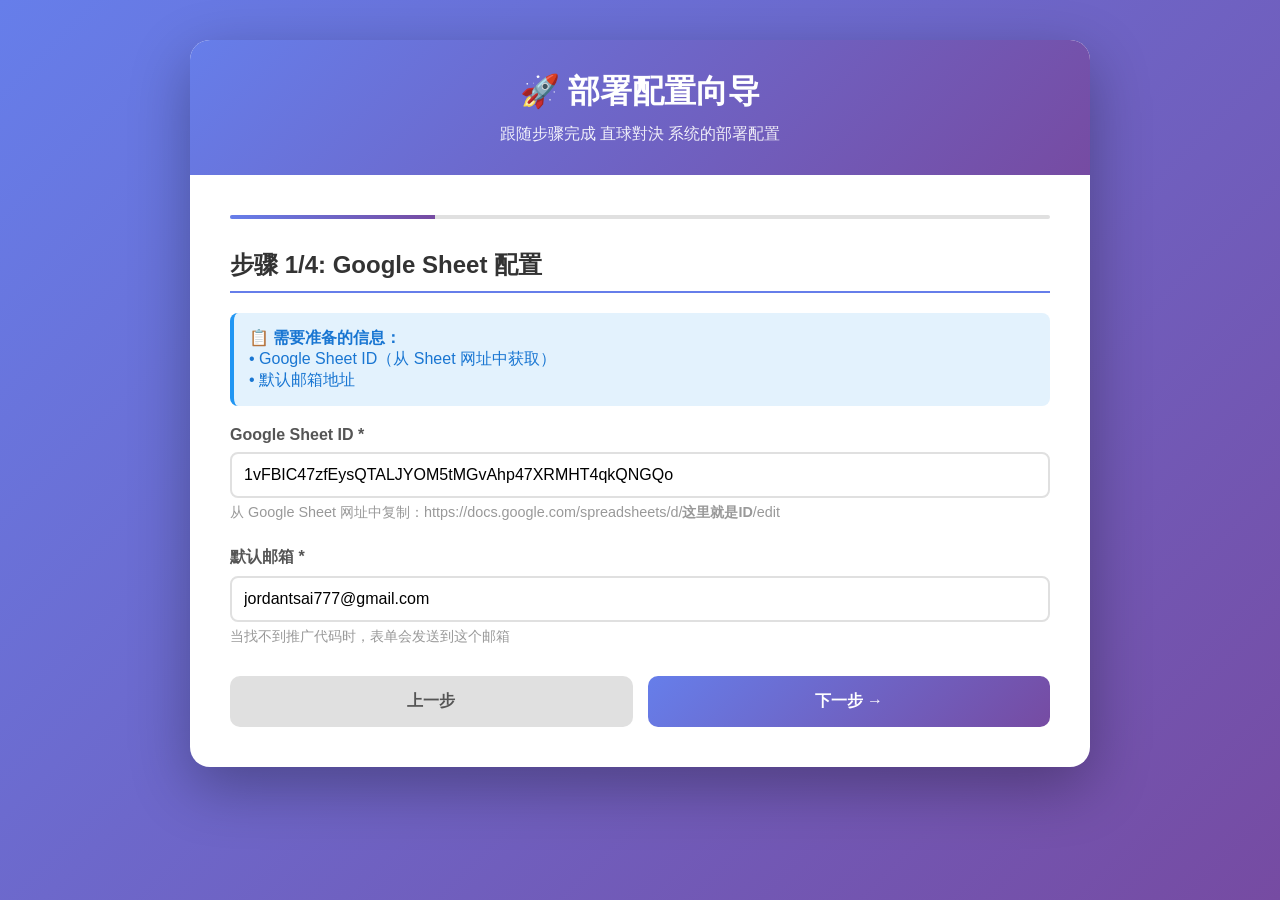
<file: config-wizard.html>
<!DOCTYPE html>
<html lang="zh-TW">
<head>
    <meta charset="UTF-8">
    <meta name="viewport" content="width=device-width, initial-scale=1.0">
    <title>配置向导 - 直球對決 部署助手</title>
    <style>
        * {
            margin: 0;
            padding: 0;
            box-sizing: border-box;
        }

        body {
            font-family: 'Segoe UI', Tahoma, Geneva, Verdana, sans-serif;
            background: linear-gradient(135deg, #667eea 0%, #764ba2 100%);
            min-height: 100vh;
            padding: 40px 20px;
        }

        .wizard-container {
            max-width: 900px;
            margin: 0 auto;
            background: white;
            border-radius: 20px;
            box-shadow: 0 20px 60px rgba(0, 0, 0, 0.3);
            overflow: hidden;
        }

        .wizard-header {
            background: linear-gradient(135deg, #667eea 0%, #764ba2 100%);
            color: white;
            padding: 30px;
            text-align: center;
        }

        .wizard-header h1 {
            font-size: 2rem;
            margin-bottom: 10px;
        }

        .wizard-header p {
            opacity: 0.9;
        }

        .wizard-content {
            padding: 40px;
        }

        .step {
            display: none;
            animation: fadeIn 0.5s;
        }

        .step.active {
            display: block;
        }

        @keyframes fadeIn {
            from {
                opacity: 0;
                transform: translateY(20px);
            }
            to {
                opacity: 1;
                transform: translateY(0);
            }
        }

        .step-title {
            font-size: 1.5rem;
            color: #333;
            margin-bottom: 20px;
            padding-bottom: 10px;
            border-bottom: 2px solid #667eea;
        }

        .form-group {
            margin-bottom: 25px;
        }

        .form-label {
            display: block;
            font-weight: bold;
            color: #555;
            margin-bottom: 8px;
        }

        .form-input {
            width: 100%;
            padding: 12px;
            border: 2px solid #e0e0e0;
            border-radius: 8px;
            font-size: 1rem;
            transition: border-color 0.3s;
        }

        .form-input:focus {
            outline: none;
            border-color: #667eea;
        }

        .form-hint {
            font-size: 0.9rem;
            color: #999;
            margin-top: 5px;
        }

        .button-group {
            display: flex;
            gap: 15px;
            margin-top: 30px;
        }

        .btn {
            flex: 1;
            padding: 15px 30px;
            border: none;
            border-radius: 10px;
            font-size: 1rem;
            font-weight: bold;
            cursor: pointer;
            transition: all 0.3s;
        }

        .btn-primary {
            background: linear-gradient(135deg, #667eea 0%, #764ba2 100%);
            color: white;
        }

        .btn-primary:hover {
            transform: translateY(-2px);
            box-shadow: 0 10px 20px rgba(0, 0, 0, 0.2);
        }

        .btn-secondary {
            background: #e0e0e0;
            color: #555;
        }

        .btn-secondary:hover {
            background: #d0d0d0;
        }

        .code-output {
            background: #2d2d2d;
            color: #f8f8f2;
            padding: 20px;
            border-radius: 10px;
            font-family: 'Courier New', monospace;
            font-size: 0.9rem;
            max-height: 400px;
            overflow-y: auto;
            margin: 20px 0;
            white-space: pre-wrap;
            word-break: break-all;
        }

        .copy-btn {
            background: #2ecc71;
            color: white;
            padding: 10px 20px;
            border: none;
            border-radius: 5px;
            cursor: pointer;
            font-weight: bold;
            margin-top: 10px;
        }

        .copy-btn:hover {
            background: #27ae60;
        }

        .copy-btn:active {
            transform: scale(0.95);
        }

        .alert {
            padding: 15px;
            border-radius: 8px;
            margin-bottom: 20px;
        }

        .alert-info {
            background: #e3f2fd;
            border-left: 4px solid #2196f3;
            color: #1976d2;
        }

        .alert-warning {
            background: #fff3e0;
            border-left: 4px solid #ff9800;
            color: #f57c00;
        }

        .alert-success {
            background: #e8f5e9;
            border-left: 4px solid #4caf50;
            color: #2e7d32;
        }

        .progress-bar {
            height: 4px;
            background: #e0e0e0;
            border-radius: 2px;
            overflow: hidden;
            margin-bottom: 30px;
        }

        .progress-fill {
            height: 100%;
            background: linear-gradient(90deg, #667eea 0%, #764ba2 100%);
            transition: width 0.3s;
        }

        .checklist {
            list-style: none;
            padding: 0;
        }

        .checklist li {
            padding: 10px;
            margin-bottom: 5px;
            background: #f8f9fa;
            border-radius: 5px;
            display: flex;
            align-items: center;
        }

        .checklist li:before {
            content: "✅";
            margin-right: 10px;
            font-size: 1.2rem;
        }
    </style>
</head>
<body>
    <div class="wizard-container">
        <div class="wizard-header">
            <h1>🚀 部署配置向导</h1>
            <p>跟随步骤完成 直球對決 系统的部署配置</p>
        </div>

        <div class="wizard-content">
            <div class="progress-bar">
                <div class="progress-fill" id="progressBar" style="width: 25%"></div>
            </div>

            <!-- 步骤 1: Google Sheet -->
            <div class="step active" id="step1">
                <h2 class="step-title">步骤 1/4: Google Sheet 配置</h2>
                
                <div class="alert alert-info">
                    <strong>📋 需要准备的信息：</strong><br>
                    • Google Sheet ID（从 Sheet 网址中获取）<br>
                    • 默认邮箱地址
                </div>

                <div class="form-group">
                    <label class="form-label">Google Sheet ID *</label>
                    <input type="text" class="form-input" id="spreadsheetId" 
                           placeholder="例如: 1vFBIC47zfEysQTALJYOM5tMGvAhp47XRMHT4qkQNGQo"
                           value="1vFBIC47zfEysQTALJYOM5tMGvAhp47XRMHT4qkQNGQo">
                    <div class="form-hint">
                        从 Google Sheet 网址中复制：https://docs.google.com/spreadsheets/d/<strong>这里就是ID</strong>/edit
                    </div>
                </div>

                <div class="form-group">
                    <label class="form-label">默认邮箱 *</label>
                    <input type="email" class="form-input" id="defaultEmail" 
                           placeholder="your-email@gmail.com"
                           value="jordantsai777@gmail.com">
                    <div class="form-hint">当找不到推广代码时，表单会发送到这个邮箱</div>
                </div>

                <div class="button-group">
                    <button class="btn btn-secondary" disabled>上一步</button>
                    <button class="btn btn-primary" onclick="nextStep(2)">下一步 →</button>
                </div>
            </div>

            <!-- 步骤 2: Google Apps Script -->
            <div class="step" id="step2">
                <h2 class="step-title">步骤 2/4: Google Apps Script 配置</h2>
                
                <div class="alert alert-warning">
                    <strong>⚠️ 重要：</strong><br>
                    1. 在 Google Sheet 中打开：<strong>扩展功能 → Apps Script</strong><br>
                    2. 复制下方生成的代码<br>
                    3. 粘贴到 Apps Script 编辑器中<br>
                    4. 保存并部署为"网页应用程序"
                </div>

                <div class="code-output" id="appsScriptCode">// 正在生成代码...</div>
                
                <button class="copy-btn" onclick="copyCode('appsScriptCode')">📋 复制 Apps Script 代码</button>

                <div class="button-group">
                    <button class="btn btn-secondary" onclick="prevStep(1)">← 上一步</button>
                    <button class="btn btn-primary" onclick="nextStep(3)">下一步 →</button>
                </div>
            </div>

            <!-- 步骤 3: 网站配置 -->
            <div class="step" id="step3">
                <h2 class="step-title">步骤 3/4: 网站配置</h2>
                
                <div class="alert alert-info">
                    <strong>📝 请提供：</strong><br>
                    Google Apps Script 部署后的网页应用程序 URL
                </div>

                <div class="form-group">
                    <label class="form-label">Google Apps Script URL *</label>
                    <input type="text" class="form-input" id="scriptUrl" 
                           placeholder="https://script.google.com/macros/s/AKfycb.../exec"
                           value="https://script.google.com/macros/s/AKfycbyXER_dDeDD5a6z-gsbkXKScuXLvIXq3WhKUjJTJqOBAXcRB_bGE_0tkKKG9jQu9Ey7kA/exec">
                    <div class="form-hint">
                        从 Apps Script 部署后获得的 URL（以 .../exec 结尾）
                    </div>
                </div>

                <div class="button-group">
                    <button class="btn btn-secondary" onclick="prevStep(2)">← 上一步</button>
                    <button class="btn btn-primary" onclick="nextStep(4)">生成配置 →</button>
                </div>
            </div>

            <!-- 步骤 4: 完成 -->
            <div class="step" id="step4">
                <h2 class="step-title">步骤 4/4: 完成配置</h2>
                
                <div class="alert alert-success">
                    <strong>🎉 配置已生成！</strong><br>
                    按照下方说明更新文件并部署到 GitHub Pages
                </div>

                <h3 style="margin: 20px 0 10px;">✅ 需要更新的文件：</h3>
                <ul class="checklist">
                    <li>google-apps-script-updated.js（已在步骤2复制）</li>
                    <li>script.js（更新 GOOGLE_SCRIPT_URL）</li>
                </ul>

                <h3 style="margin: 20px 0 10px;">📝 script.js 配置代码：</h3>
                <div class="code-output" id="scriptJsCode">// 正在生成代码...</div>
                <button class="copy-btn" onclick="copyCode('scriptJsCode')">📋 复制 script.js 配置</button>

                <h3 style="margin: 30px 0 10px;">🚀 部署命令：</h3>
                <div class="code-output" id="deployCommands">git add .
git commit -m "Update configuration for deployment"
git push origin master</div>
                <button class="copy-btn" onclick="copyCode('deployCommands')">📋 复制部署命令</button>

                <div class="alert alert-info" style="margin-top: 30px;">
                    <strong>💡 下一步：</strong><br>
                    1. 更新 script.js 文件（第 326 行）<br>
                    2. 运行上方的部署命令<br>
                    3. 等待 1-3 分钟，访问：<br>
                    <strong>https://ifittw01-ai.github.io/AI-auto-global/</strong>
                </div>

                <div class="button-group">
                    <button class="btn btn-secondary" onclick="prevStep(3)">← 上一步</button>
                    <button class="btn btn-primary" onclick="location.reload()">🔄 重新配置</button>
                </div>
            </div>
        </div>
    </div>

    <script>
        let currentStep = 1;
        const totalSteps = 4;

        function updateProgress() {
            const progress = (currentStep / totalSteps) * 100;
            document.getElementById('progressBar').style.width = progress + '%';
        }

        function nextStep(step) {
            // 验证当前步骤
            if (currentStep === 1) {
                const spreadsheetId = document.getElementById('spreadsheetId').value.trim();
                const defaultEmail = document.getElementById('defaultEmail').value.trim();
                
                if (!spreadsheetId || !defaultEmail) {
                    alert('请填写所有必填项！');
                    return;
                }
            }

            if (currentStep === 2) {
                generateAppsScriptCode();
            }

            if (currentStep === 3) {
                const scriptUrl = document.getElementById('scriptUrl').value.trim();
                if (!scriptUrl) {
                    alert('请填写 Google Apps Script URL！');
                    return;
                }
                generateFinalConfig();
            }

            // 切换步骤
            document.getElementById('step' + currentStep).classList.remove('active');
            currentStep = step;
            document.getElementById('step' + currentStep).classList.add('active');
            updateProgress();
            
            // 滚动到顶部
            window.scrollTo({ top: 0, behavior: 'smooth' });
        }

        function prevStep(step) {
            document.getElementById('step' + currentStep).classList.remove('active');
            currentStep = step;
            document.getElementById('step' + currentStep).classList.add('active');
            updateProgress();
            window.scrollTo({ top: 0, behavior: 'smooth' });
        }

        function generateAppsScriptCode() {
            const spreadsheetId = document.getElementById('spreadsheetId').value.trim();
            const defaultEmail = document.getElementById('defaultEmail').value.trim();
            
            const code = `// 配置更新提示：
// 请将以下两行复制到 google-apps-script-updated.js 中：

// 第 22 行：
const SPREADSHEET_ID = '${spreadsheetId}';

// 第 24 行：
const DEFAULT_EMAIL = '${defaultEmail}';

// 或者直接在 google-apps-script-updated.js 文件中手动修改这两行。`;
            
            document.getElementById('appsScriptCode').textContent = code;
        }

        function generateFinalConfig() {
            const scriptUrl = document.getElementById('scriptUrl').value.trim();
            
            const scriptJsCode = `// 在 script.js 第 326 行，更新为：
const GOOGLE_SCRIPT_URL = '${scriptUrl}';`;
            
            document.getElementById('scriptJsCode').textContent = scriptJsCode;
        }

        function copyCode(elementId) {
            const codeElement = document.getElementById(elementId);
            const text = codeElement.textContent;
            
            navigator.clipboard.writeText(text).then(() => {
                const btn = event.target;
                const originalText = btn.textContent;
                btn.textContent = '✅ 已复制！';
                btn.style.background = '#27ae60';
                
                setTimeout(() => {
                    btn.textContent = originalText;
                    btn.style.background = '#2ecc71';
                }, 2000);
            }).catch(err => {
                alert('复制失败，请手动复制代码');
            });
        }

        // 页面加载时初始化
        updateProgress();
    </script>
</body>
</html>
</file>
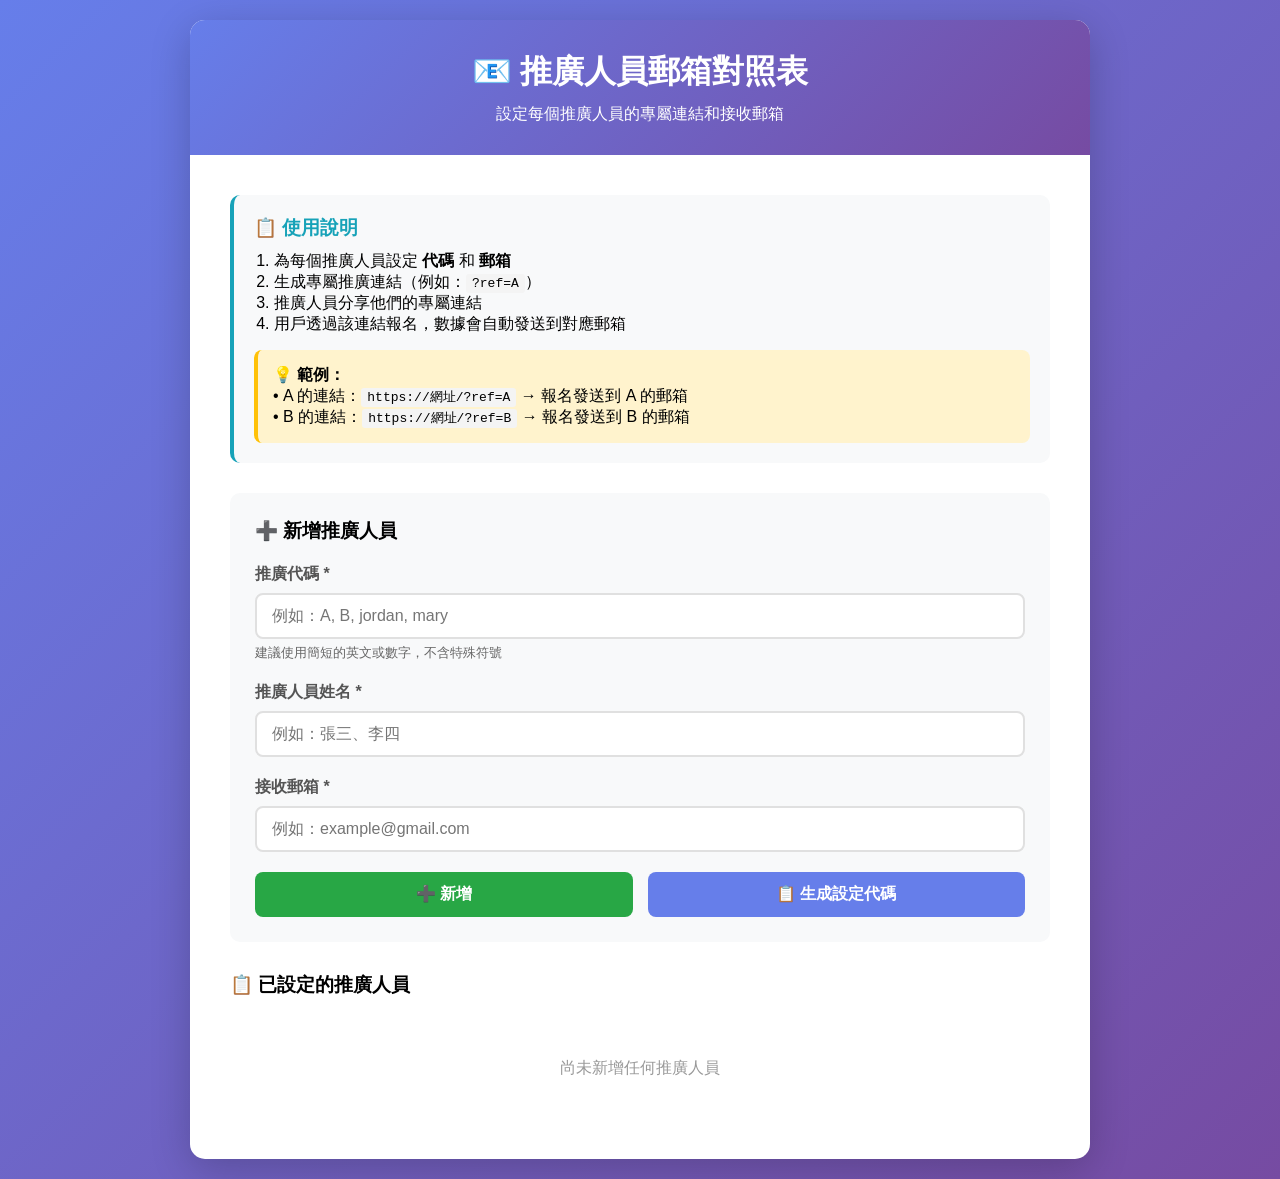
<file: email-mapping.html>
<!DOCTYPE html>
<html lang="zh-TW">
<head>
    <meta charset="UTF-8">
    <meta name="viewport" content="width=device-width, initial-scale=1.0">
    <title>推廣人員郵箱對照表 - 直球對決</title>
    <style>
        * {
            margin: 0;
            padding: 0;
            box-sizing: border-box;
        }
        
        body {
            font-family: 'Microsoft JhengHei', Arial, sans-serif;
            background: linear-gradient(135deg, #667eea 0%, #764ba2 100%);
            min-height: 100vh;
            padding: 20px;
        }
        
        .container {
            max-width: 900px;
            margin: 0 auto;
            background: white;
            border-radius: 15px;
            box-shadow: 0 10px 40px rgba(0,0,0,0.2);
            overflow: hidden;
        }
        
        .header {
            background: linear-gradient(135deg, #667eea 0%, #764ba2 100%);
            color: white;
            padding: 30px;
            text-align: center;
        }
        
        .header h1 {
            font-size: 2rem;
            margin-bottom: 10px;
        }
        
        .content {
            padding: 40px;
        }
        
        .instructions {
            background: #f8f9fa;
            padding: 20px;
            border-radius: 10px;
            margin-bottom: 30px;
            border-left: 4px solid #17a2b8;
        }
        
        .instructions h3 {
            color: #17a2b8;
            margin-bottom: 10px;
        }
        
        .form-section {
            background: #f8f9fa;
            padding: 25px;
            border-radius: 10px;
            margin-bottom: 20px;
        }
        
        .form-group {
            margin-bottom: 20px;
        }
        
        .form-group label {
            display: block;
            font-weight: bold;
            color: #555;
            margin-bottom: 8px;
        }
        
        .form-group input {
            width: 100%;
            padding: 12px 15px;
            border: 2px solid #e0e0e0;
            border-radius: 8px;
            font-size: 1rem;
        }
        
        .form-group input:focus {
            outline: none;
            border-color: #667eea;
        }
        
        .btn-group {
            display: flex;
            gap: 15px;
            margin-top: 20px;
        }
        
        .btn {
            flex: 1;
            padding: 12px 20px;
            border: none;
            border-radius: 8px;
            font-weight: bold;
            cursor: pointer;
            font-size: 1rem;
        }
        
        .btn-primary {
            background: #667eea;
            color: white;
        }
        
        .btn-success {
            background: #28a745;
            color: white;
        }
        
        .btn-danger {
            background: #dc3545;
            color: white;
        }
        
        .mapping-list {
            margin-top: 30px;
        }
        
        .mapping-item {
            background: white;
            border: 2px solid #e0e0e0;
            padding: 20px;
            border-radius: 10px;
            margin-bottom: 15px;
            display: flex;
            justify-content: space-between;
            align-items: center;
        }
        
        .mapping-info {
            flex: 1;
        }
        
        .mapping-info h4 {
            color: #667eea;
            margin-bottom: 8px;
        }
        
        .mapping-info p {
            color: #666;
            margin: 5px 0;
        }
        
        .mapping-link {
            background: #e7f3ff;
            padding: 8px 12px;
            border-radius: 5px;
            font-family: monospace;
            font-size: 0.9rem;
            margin-top: 10px;
            display: inline-block;
        }
        
        .mapping-actions {
            display: flex;
            gap: 10px;
        }
        
        .btn-small {
            padding: 8px 15px;
            border: none;
            border-radius: 5px;
            cursor: pointer;
            font-size: 0.9rem;
        }
        
        .alert {
            padding: 15px 20px;
            border-radius: 8px;
            margin: 20px 0;
            display: none;
        }
        
        .alert-success {
            background: #d4edda;
            color: #155724;
            border: 1px solid #c3e6cb;
        }
        
        .alert-warning {
            background: #fff3cd;
            color: #856404;
            border: 1px solid #ffc107;
        }
        
        .copy-btn {
            background: #17a2b8;
            color: white;
            padding: 5px 10px;
            border: none;
            border-radius: 5px;
            cursor: pointer;
            font-size: 0.85rem;
            margin-left: 10px;
        }
        
        code {
            background: #f4f4f4;
            padding: 2px 6px;
            border-radius: 3px;
            font-family: monospace;
        }
    </style>
</head>
<body>
    <div class="container">
        <div class="header">
            <h1>📧 推廣人員郵箱對照表</h1>
            <p>設定每個推廣人員的專屬連結和接收郵箱</p>
        </div>
        
        <div class="content">
            <div class="instructions">
                <h3>📋 使用說明</h3>
                <ol style="margin-left: 20px;">
                    <li>為每個推廣人員設定 <strong>代碼</strong> 和 <strong>郵箱</strong></li>
                    <li>生成專屬推廣連結（例如：<code>?ref=A</code>）</li>
                    <li>推廣人員分享他們的專屬連結</li>
                    <li>用戶透過該連結報名，數據會自動發送到對應郵箱</li>
                </ol>
                <div style="background: #fff3cd; padding: 15px; border-radius: 8px; margin-top: 15px; border-left: 4px solid #ffc107;">
                    <strong>💡 範例：</strong><br>
                    • A 的連結：<code>https://網址/?ref=A</code> → 報名發送到 A 的郵箱<br>
                    • B 的連結：<code>https://網址/?ref=B</code> → 報名發送到 B 的郵箱
                </div>
            </div>
            
            <div class="alert alert-success" id="successAlert">
                ✅ 儲存成功！
            </div>
            
            <div class="form-section">
                <h3 style="margin-bottom: 20px;">➕ 新增推廣人員</h3>
                <div class="form-group">
                    <label for="refCode">推廣代碼 *</label>
                    <input type="text" id="refCode" placeholder="例如：A, B, jordan, mary" required>
                    <small style="color: #666; margin-top: 5px; display: block;">建議使用簡短的英文或數字，不含特殊符號</small>
                </div>
                
                <div class="form-group">
                    <label for="refName">推廣人員姓名 *</label>
                    <input type="text" id="refName" placeholder="例如：張三、李四" required>
                </div>
                
                <div class="form-group">
                    <label for="refEmail">接收郵箱 *</label>
                    <input type="email" id="refEmail" placeholder="例如：example@gmail.com" required>
                </div>
                
                <div class="btn-group">
                    <button class="btn btn-success" onclick="addMapping()">➕ 新增</button>
                    <button class="btn btn-primary" onclick="generateSetupCode()">📋 生成設定代碼</button>
                </div>
            </div>
            
            <div class="mapping-list">
                <h3 style="margin-bottom: 20px;">📋 已設定的推廣人員</h3>
                <div id="mappingContainer"></div>
                <div id="emptyState" style="text-align: center; padding: 40px; color: #999;">
                    尚未新增任何推廣人員
                </div>
            </div>
            
            <div class="alert alert-warning" id="setupCodeAlert" style="display: none; margin-top: 30px;">
                <h3>📋 設定代碼</h3>
                <p style="margin-bottom: 10px;">請將以下代碼添加到 <code>script.js</code> 的最前面：</p>
                <textarea id="setupCode" readonly style="width: 100%; height: 200px; font-family: monospace; padding: 15px; border: 2px solid #ffc107; border-radius: 8px; background: #fff; font-size: 13px;"></textarea>
                <button onclick="copySetupCode()" style="margin-top: 15px; padding: 12px 30px; background: #17a2b8; color: white; border: none; border-radius: 8px; cursor: pointer; font-weight: bold;">📋 複製代碼</button>
            </div>
        </div>
    </div>
    
    <script>
        const STORAGE_KEY = 'emailMappings';
        const BASE_URL = 'https://ifittw01-ai.github.io/AI-auto-sales/';
        
        // 載入對照表
        function loadMappings() {
            const saved = localStorage.getItem(STORAGE_KEY);
            return saved ? JSON.parse(saved) : [];
        }
        
        // 儲存對照表
        function saveMappings(mappings) {
            localStorage.setItem(STORAGE_KEY, JSON.stringify(mappings));
        }
        
        // 顯示對照表
        function displayMappings() {
            const mappings = loadMappings();
            const container = document.getElementById('mappingContainer');
            const emptyState = document.getElementById('emptyState');
            
            if (mappings.length === 0) {
                container.innerHTML = '';
                emptyState.style.display = 'block';
                return;
            }
            
            emptyState.style.display = 'none';
            container.innerHTML = mappings.map((mapping, index) => `
                <div class="mapping-item">
                    <div class="mapping-info">
                        <h4>👤 ${mapping.name}</h4>
                        <p>📧 郵箱：${mapping.email}</p>
                        <p>🔗 代碼：<strong>${mapping.code}</strong></p>
                        <div class="mapping-link">
                            ${BASE_URL}?ref=${mapping.code}
                            <button class="copy-btn" onclick="copyLink('${BASE_URL}?ref=${mapping.code}')">📋 複製連結</button>
                        </div>
                    </div>
                    <div class="mapping-actions">
                        <button class="btn-small btn-danger" onclick="deleteMapping(${index})">🗑️ 刪除</button>
                    </div>
                </div>
            `).join('');
        }
        
        // 新增推廣人員
        function addMapping() {
            const code = document.getElementById('refCode').value.trim();
            const name = document.getElementById('refName').value.trim();
            const email = document.getElementById('refEmail').value.trim();
            
            if (!code || !name || !email) {
                alert('請填寫所有必填欄位！');
                return;
            }
            
            // 驗證郵箱格式
            const emailRegex = /^[^\s@]+@[^\s@]+\.[^\s@]+$/;
            if (!emailRegex.test(email)) {
                alert('請輸入有效的郵箱地址！');
                return;
            }
            
            const mappings = loadMappings();
            
            // 檢查代碼是否已存在
            if (mappings.some(m => m.code === code)) {
                alert(`代碼 "${code}" 已存在，請使用其他代碼！`);
                return;
            }
            
            mappings.push({ code, name, email });
            saveMappings(mappings);
            
            // 清空表單
            document.getElementById('refCode').value = '';
            document.getElementById('refName').value = '';
            document.getElementById('refEmail').value = '';
            
            // 顯示成功訊息
            const alert = document.getElementById('successAlert');
            alert.style.display = 'block';
            setTimeout(() => {
                alert.style.display = 'none';
            }, 3000);
            
            displayMappings();
        }
        
        // 刪除推廣人員
        function deleteMapping(index) {
            if (!confirm('確定要刪除這個推廣人員嗎？')) {
                return;
            }
            
            const mappings = loadMappings();
            mappings.splice(index, 1);
            saveMappings(mappings);
            displayMappings();
        }
        
        // 複製連結
        function copyLink(link) {
            navigator.clipboard.writeText(link).then(() => {
                event.target.textContent = '✅ 已複製！';
                setTimeout(() => {
                    event.target.textContent = '📋 複製連結';
                }, 2000);
            });
        }
        
        // 生成設定代碼
        function generateSetupCode() {
            const mappings = loadMappings();
            
            if (mappings.length === 0) {
                alert('請先新增至少一個推廣人員！');
                return;
            }
            
            const mappingObj = mappings.reduce((obj, m) => {
                obj[m.code] = m.email;
                return obj;
            }, {});
            
            const code = `// ========================================
// 推廣人員郵箱對照表
// ========================================
const EMAIL_MAPPING = ${JSON.stringify(mappingObj, null, 4)};

// 預設郵箱（如果沒有 ref 參數）
const DEFAULT_EMAIL = 'jordantsai777@gmail.com';

// 從 URL 獲取推廣代碼
function getReferralCode() {
    const urlParams = new URLSearchParams(window.location.search);
    return urlParams.get('ref');
}

// 根據推廣代碼獲取對應郵箱
function getTargetEmail() {
    const refCode = getReferralCode();
    return EMAIL_MAPPING[refCode] || DEFAULT_EMAIL;
}

console.log('📧 推廣代碼:', getReferralCode() || '無');
console.log('📧 目標郵箱:', getTargetEmail());
`;
            
            document.getElementById('setupCode').value = code;
            document.getElementById('setupCodeAlert').style.display = 'block';
            document.getElementById('setupCodeAlert').scrollIntoView({ behavior: 'smooth', block: 'center' });
        }
        
        // 複製設定代碼
        function copySetupCode() {
            const codeArea = document.getElementById('setupCode');
            codeArea.select();
            document.execCommand('copy');
            
            event.target.textContent = '✅ 已複製！';
            event.target.style.background = '#28a745';
            
            setTimeout(() => {
                event.target.textContent = '📋 複製代碼';
                event.target.style.background = '#17a2b8';
            }, 2000);
        }
        
        // 頁面載入時顯示對照表
        window.addEventListener('DOMContentLoaded', displayMappings);
    </script>
</body>
</html>
</file>
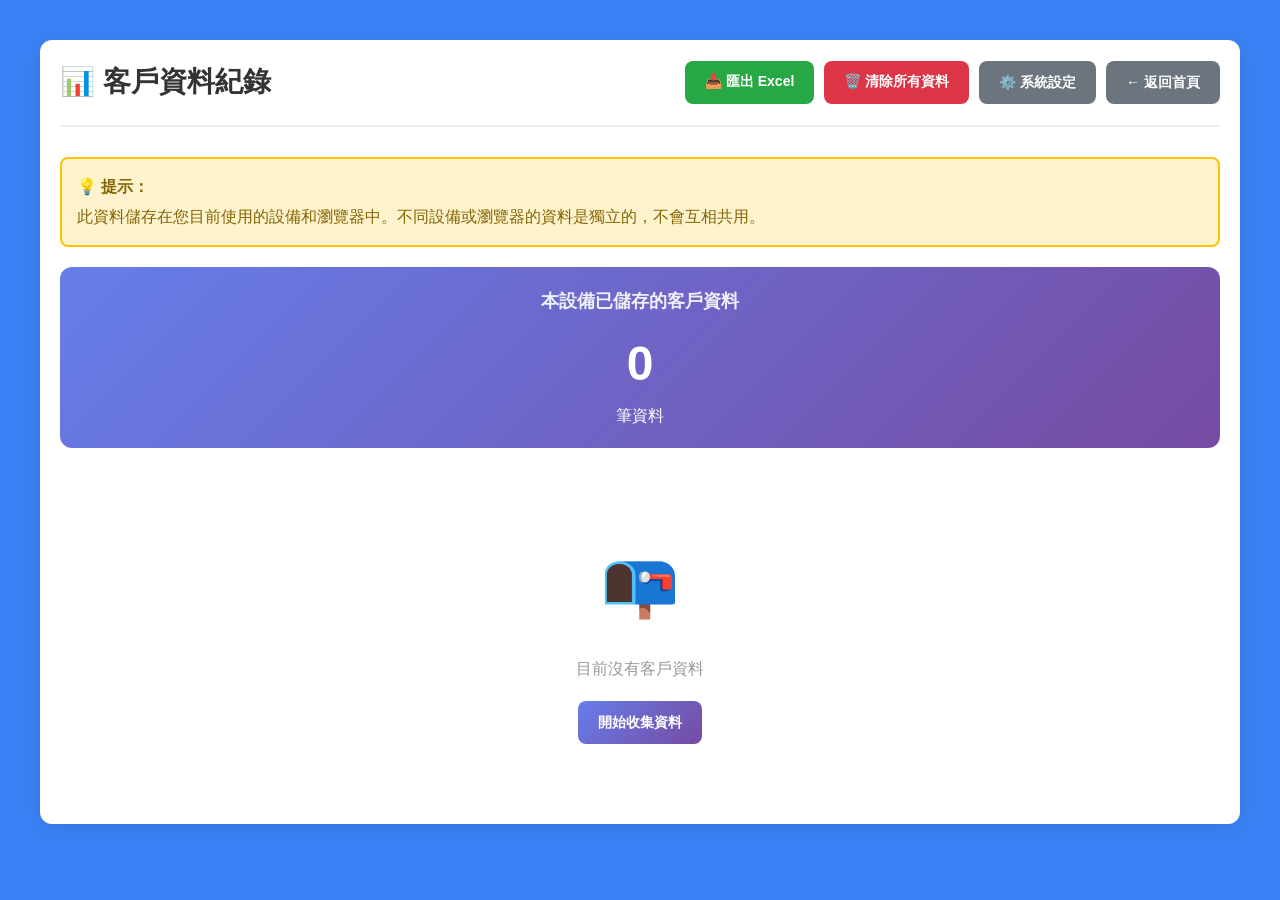
<file: records.html>
<!DOCTYPE html>
<html lang="zh-TW">
<head>
    <meta charset="UTF-8">
    <meta name="viewport" content="width=device-width, initial-scale=1.0">
    <title>客戶資料紀錄 - 直球對決</title>
    <link rel="stylesheet" href="styles.css">
    <!-- SheetJS 用於生成 Excel -->
    <script src="https://cdn.sheetjs.com/xlsx-0.20.1/package/dist/xlsx.full.min.js"></script>
    <style>
        .records-container {
            max-width: 1200px;
            margin: 40px auto;
            padding: 20px;
            background: #fff;
            border-radius: 12px;
            box-shadow: 0 4px 20px rgba(0,0,0,0.1);
        }

        .records-header {
            display: flex;
            justify-content: space-between;
            align-items: center;
            margin-bottom: 30px;
            padding-bottom: 20px;
            border-bottom: 2px solid #f0f0f0;
            flex-wrap: wrap;
            gap: 15px;
        }

        .records-header h1 {
            font-size: 28px;
            color: #333;
            margin: 0;
        }

        .header-buttons {
            display: flex;
            gap: 10px;
            flex-wrap: wrap;
        }

        .btn {
            padding: 10px 20px;
            border: none;
            border-radius: 8px;
            font-size: 14px;
            font-weight: 600;
            cursor: pointer;
            transition: all 0.3s ease;
            text-decoration: none;
            display: inline-flex;
            align-items: center;
            gap: 8px;
        }

        .btn-primary {
            background: linear-gradient(135deg, #667eea 0%, #764ba2 100%);
            color: white;
        }

        .btn-success {
            background: #28a745;
            color: white;
        }

        .btn-danger {
            background: #dc3545;
            color: white;
        }

        .btn-secondary {
            background: #6c757d;
            color: white;
        }

        .btn:hover {
            transform: translateY(-2px);
            box-shadow: 0 4px 12px rgba(0,0,0,0.2);
        }

        .stats-box {
            background: linear-gradient(135deg, #667eea 0%, #764ba2 100%);
            color: white;
            padding: 20px;
            border-radius: 12px;
            margin-bottom: 25px;
            text-align: center;
        }

        .stats-box h2 {
            margin: 0 0 10px 0;
            font-size: 18px;
            opacity: 0.9;
        }

        .stats-box .count {
            font-size: 48px;
            font-weight: bold;
            margin: 0;
        }

        .info-message {
            background: #e7f3ff;
            border: 2px solid #2196f3;
            border-radius: 8px;
            padding: 15px;
            margin-bottom: 20px;
            color: #0d47a1;
        }

        .info-message strong {
            display: block;
            margin-bottom: 5px;
        }

        .table-container {
            overflow-x: auto;
            border-radius: 12px;
            box-shadow: 0 2px 10px rgba(0,0,0,0.05);
            margin-bottom: 20px;
        }

        .data-table {
            width: 100%;
            border-collapse: collapse;
            background: white;
        }

        .data-table thead {
            background: linear-gradient(135deg, #667eea 0%, #764ba2 100%);
            color: white;
        }

        .data-table th {
            padding: 15px;
            text-align: left;
            font-weight: 600;
            font-size: 14px;
            white-space: nowrap;
        }

        .data-table td {
            padding: 15px;
            border-bottom: 1px solid #f0f0f0;
            font-size: 14px;
        }

        .data-table tbody tr {
            transition: background-color 0.2s ease;
        }

        .data-table tbody tr:hover {
            background-color: #f8f9ff;
        }

        .no-data {
            text-align: center;
            padding: 60px 20px;
            color: #999;
        }

        .no-data-icon {
            font-size: 64px;
            margin-bottom: 20px;
        }

        .action-btn {
            padding: 6px 12px;
            border: none;
            border-radius: 6px;
            font-size: 12px;
            font-weight: 600;
            cursor: pointer;
            transition: all 0.3s ease;
            background: #dc3545;
            color: white;
        }

        .action-btn:hover {
            transform: translateY(-2px);
            box-shadow: 0 4px 8px rgba(0,0,0,0.2);
        }

        .device-info {
            background: #fff3cd;
            border: 2px solid #ffc107;
            border-radius: 8px;
            padding: 15px;
            margin-bottom: 20px;
            color: #856404;
        }

        .device-info strong {
            display: block;
            margin-bottom: 5px;
        }

        @media (max-width: 768px) {
            .records-header {
                flex-direction: column;
                align-items: flex-start;
            }

            .header-buttons {
                width: 100%;
            }

            .btn {
                flex: 1;
                justify-content: center;
            }

            .table-container {
                font-size: 12px;
            }

            .data-table th,
            .data-table td {
                padding: 10px 8px;
            }
        }
    </style>
</head>
<body>
    <div class="records-container">
        <div class="records-header">
            <h1>📊 客戶資料紀錄</h1>
            <div class="header-buttons">
                <button class="btn btn-success" onclick="exportToExcel()">
                    📥 匯出 Excel
                </button>
                <button class="btn btn-danger" onclick="clearAllData()">
                    🗑️ 清除所有資料
                </button>
                <a href="setup.html" class="btn btn-secondary">
                    ⚙️ 系統設定
                </a>
                <a href="index.html" class="btn btn-secondary">
                    ← 返回首頁
                </a>
            </div>
        </div>

        <div class="device-info">
            <strong>💡 提示：</strong>
            此資料儲存在您目前使用的設備和瀏覽器中。不同設備或瀏覽器的資料是獨立的，不會互相共用。
        </div>

        <div class="stats-box">
            <h2>本設備已儲存的客戶資料</h2>
            <p class="count" id="totalCount">0</p>
            <p>筆資料</p>
        </div>

        <div class="info-message" id="infoMessage" style="display: none;">
            <strong>ℹ️ 資訊</strong>
            <span id="infoText"></span>
        </div>

        <div class="table-container" id="tableContainer" style="display: none;">
            <table class="data-table">
                <thead>
                    <tr>
                        <th>#</th>
                        <th>姓名</th>
                        <th>電子郵件</th>
                        <th>電話</th>
                        <th>國家/地區</th>
                        <th>行業</th>
                        <th>評估地區</th>
                        <th>LINE ID</th>
                        <th>WhatsApp</th>
                        <th>建立時間</th>
                        <th>操作</th>
                    </tr>
                </thead>
                <tbody id="dataTableBody">
                    <!-- 動態載入資料 -->
                </tbody>
            </table>
        </div>

        <div id="noDataState" class="no-data">
            <div class="no-data-icon">📭</div>
            <p>目前沒有客戶資料</p>
            <p><a href="index.html" class="btn btn-primary" style="margin-top: 20px;">開始收集資料</a></p>
        </div>
    </div>

    <script>
        const STORAGE_KEY = 'customerLeads';

        // 載入資料
        function loadData() {
            try {
                const data = JSON.parse(localStorage.getItem(STORAGE_KEY) || '[]');
                displayData(data);
                return data;
            } catch (error) {
                console.error('載入資料失敗:', error);
                showInfo('載入資料時發生錯誤');
                return [];
            }
        }

        // 顯示資料
        function displayData(data) {
            const tbody = document.getElementById('dataTableBody');
            const tableContainer = document.getElementById('tableContainer');
            const noDataState = document.getElementById('noDataState');
            const totalCount = document.getElementById('totalCount');

            totalCount.textContent = data.length;

            if (data.length === 0) {
                tableContainer.style.display = 'none';
                noDataState.style.display = 'block';
                return;
            }

            tableContainer.style.display = 'block';
            noDataState.style.display = 'none';

            tbody.innerHTML = data.map((item, index) => `
                <tr>
                    <td>${index + 1}</td>
                    <td>${escapeHtml(item.fullName)}</td>
                    <td>${escapeHtml(item.email)}</td>
                    <td>${escapeHtml(item.phone)}</td>
                    <td>${getCountryName(item.country)}</td>
                    <td>${getIndustryName(item.industry)}</td>
                    <td>${getRegionName(item.region)}</td>
                    <td>${escapeHtml(item.lineId || '未提供')}</td>
                    <td>${escapeHtml(item.whatsapp || '未提供')}</td>
                    <td>${formatDateTime(item.createdAt)}</td>
                    <td>
                        <button class="action-btn" onclick="deleteItem(${item.id})">
                            刪除
                        </button>
                    </td>
                </tr>
            `).join('');
        }

        // 匯出 Excel
        function exportToExcel() {
            const data = loadData();

            if (data.length === 0) {
                alert('沒有資料可以匯出');
                return;
            }

            // 準備 Excel 資料
            const excelData = data.map((item, index) => ({
                '序號': index + 1,
                '姓名': item.fullName,
                '電子郵件': item.email,
                '電話': item.phone,
                '國家/地區': getCountryName(item.country),
                '行業': getIndustryName(item.industry),
                '評估地區': getRegionName(item.region),
                'LINE ID': item.lineId || '未提供',
                'WhatsApp': item.whatsapp || '未提供',
                '建立時間': formatDateTime(item.createdAt)
            }));

            // 建立工作表
            const ws = XLSX.utils.json_to_sheet(excelData);

            // 設定欄位寬度
            ws['!cols'] = [
                { wch: 6 },  // 序號
                { wch: 15 }, // 姓名
                { wch: 25 }, // 電子郵件
                { wch: 15 }, // 電話
                { wch: 12 }, // 國家
                { wch: 20 }, // 行業
                { wch: 12 }, // 評估地區
                { wch: 18 }, // LINE ID
                { wch: 18 }, // WhatsApp
                { wch: 20 }  // 時間
            ];

            // 建立工作簿
            const wb = XLSX.utils.book_new();
            XLSX.utils.book_append_sheet(wb, ws, '客戶資料');

            // 生成檔案名稱
            const fileName = `客戶資料_${new Date().toISOString().split('T')[0]}.xlsx`;

            // 匯出檔案
            XLSX.writeFile(wb, fileName);

            showInfo(`✅ 已成功匯出 ${data.length} 筆資料到 ${fileName}`);
        }

        // 刪除單筆資料
        function deleteItem(id) {
            if (!confirm('確定要刪除這筆資料嗎？')) {
                return;
            }

            try {
                let data = JSON.parse(localStorage.getItem(STORAGE_KEY) || '[]');
                data = data.filter(item => item.id !== id);
                localStorage.setItem(STORAGE_KEY, JSON.stringify(data));
                
                loadData();
                showInfo('✅ 資料已刪除');
            } catch (error) {
                console.error('刪除失敗:', error);
                alert('刪除失敗，請稍後再試');
            }
        }

        // 清除所有資料
        function clearAllData() {
            const data = loadData();
            
            if (data.length === 0) {
                alert('目前沒有資料可以清除');
                return;
            }

            if (!confirm(`確定要清除所有 ${data.length} 筆資料嗎？\n\n此操作無法復原！\n建議先匯出 Excel 備份。`)) {
                return;
            }

            try {
                localStorage.removeItem(STORAGE_KEY);
                loadData();
                showInfo('✅ 所有資料已清除');
            } catch (error) {
                console.error('清除失敗:', error);
                alert('清除失敗，請稍後再試');
            }
        }

        // 顯示訊息
        function showInfo(text) {
            const infoMessage = document.getElementById('infoMessage');
            const infoText = document.getElementById('infoText');
            
            infoText.textContent = text;
            infoMessage.style.display = 'block';

            setTimeout(() => {
                infoMessage.style.display = 'none';
            }, 5000);
        }

        // 工具函數
        function escapeHtml(text) {
            const div = document.createElement('div');
            div.textContent = text;
            return div.innerHTML;
        }

        function formatDateTime(dateString) {
            const date = new Date(dateString);
            return date.toLocaleString('zh-TW', {
                year: 'numeric',
                month: '2-digit',
                day: '2-digit',
                hour: '2-digit',
                minute: '2-digit',
                second: '2-digit'
            });
        }

        function getCountryName(code) {
            const countries = {
                'TW': '台灣',
                'HK': '香港',
                'SG': '新加坡',
                'MY': '馬來西亞',
                'CN': '中國',
                'US': '美國',
                'other': '其他'
            };
            return countries[code] || code;
        }

        function getIndustryName(code) {
            const industries = {
                'spiritual': '身心靈導師',
                'beauty': '美容 / 美髮',
                'education': '教育 / 培訓',
                'insurance': '保險 / 金融',
                'realestate': '房地產',
                'consultant': '諮詢顧問',
                'freelancer': '自由工作者',
                'coach': '個人教練',
                'ecommerce': '電商 / 微商',
                'other': '其他'
            };
            return industries[code] || code;
        }

        function getRegionName(code) {
            const regions = {
                'north': '北部',
                'central': '中部',
                'south': '南部'
            };
            return regions[code] || (code || '未提供');
        }

        // 頁面載入時載入資料
        document.addEventListener('DOMContentLoaded', () => {
            loadData();
        });
    </script>
</body>
</html>
</file>
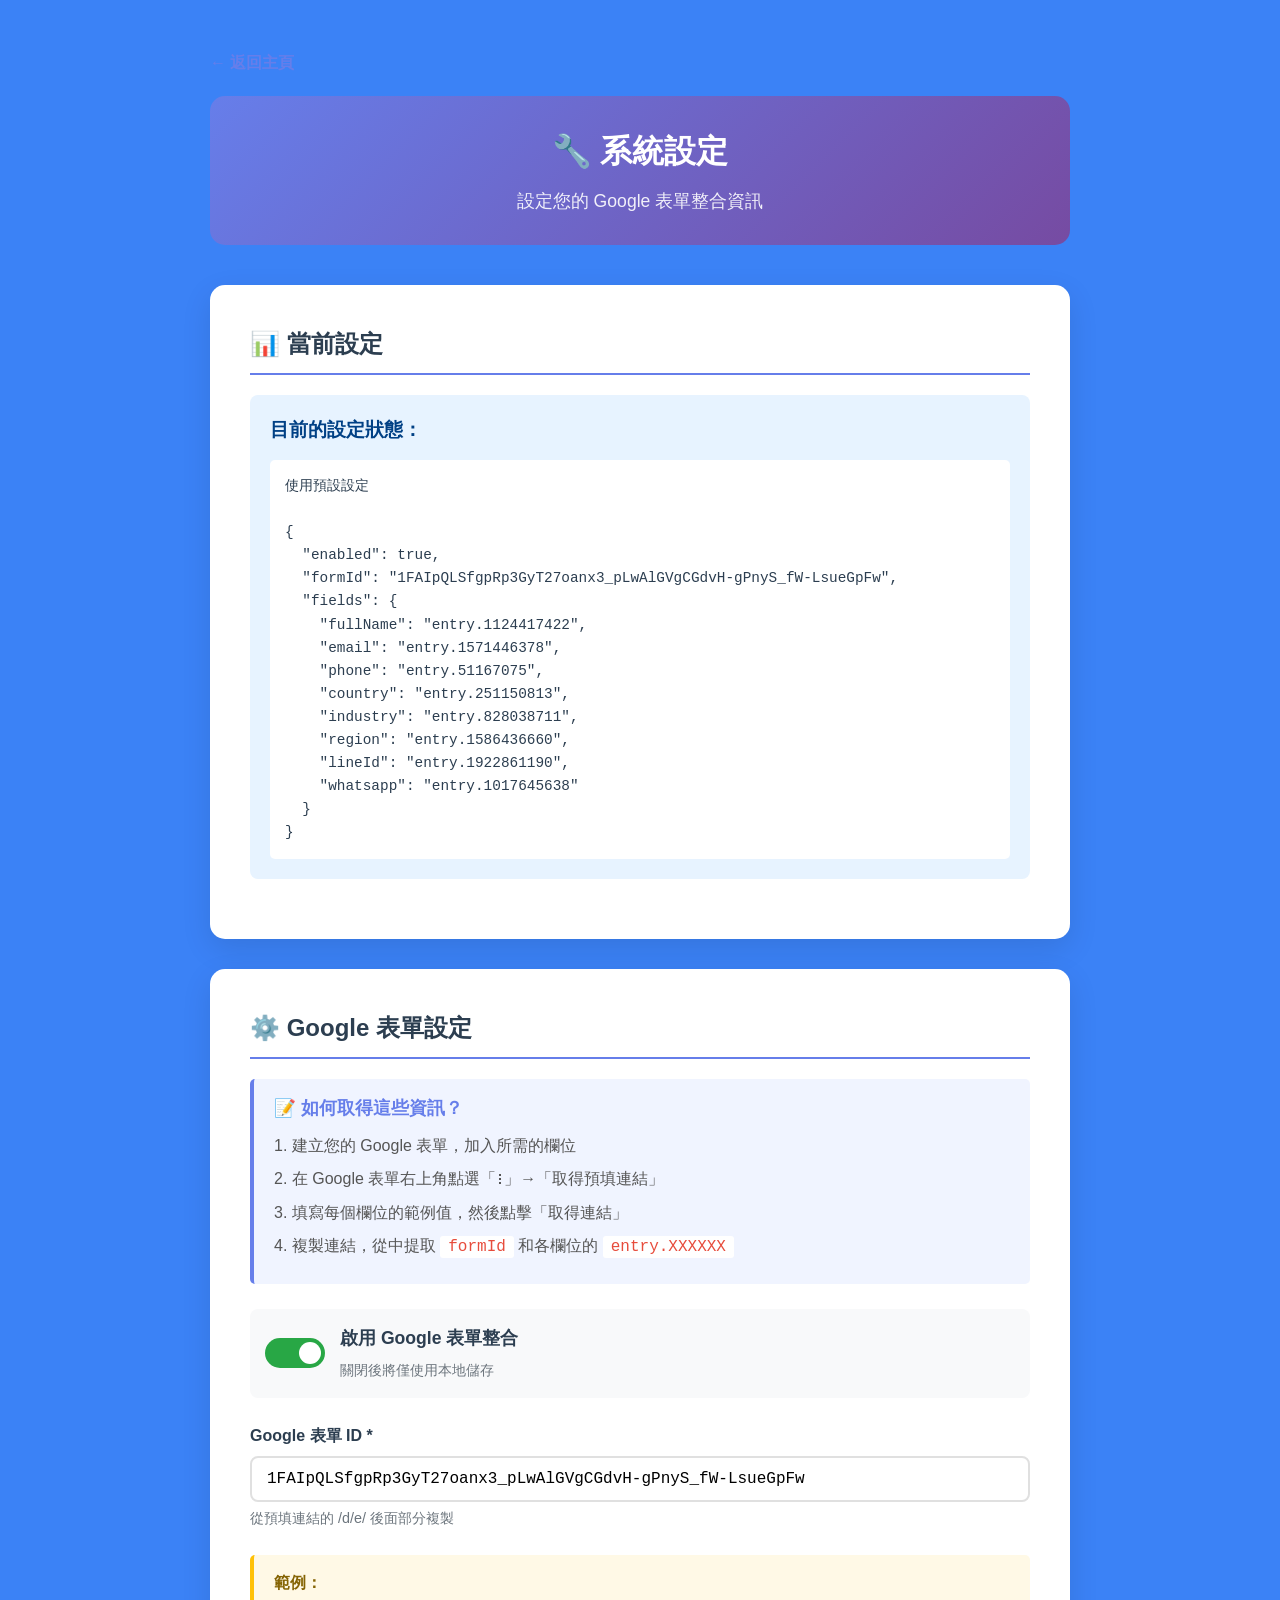
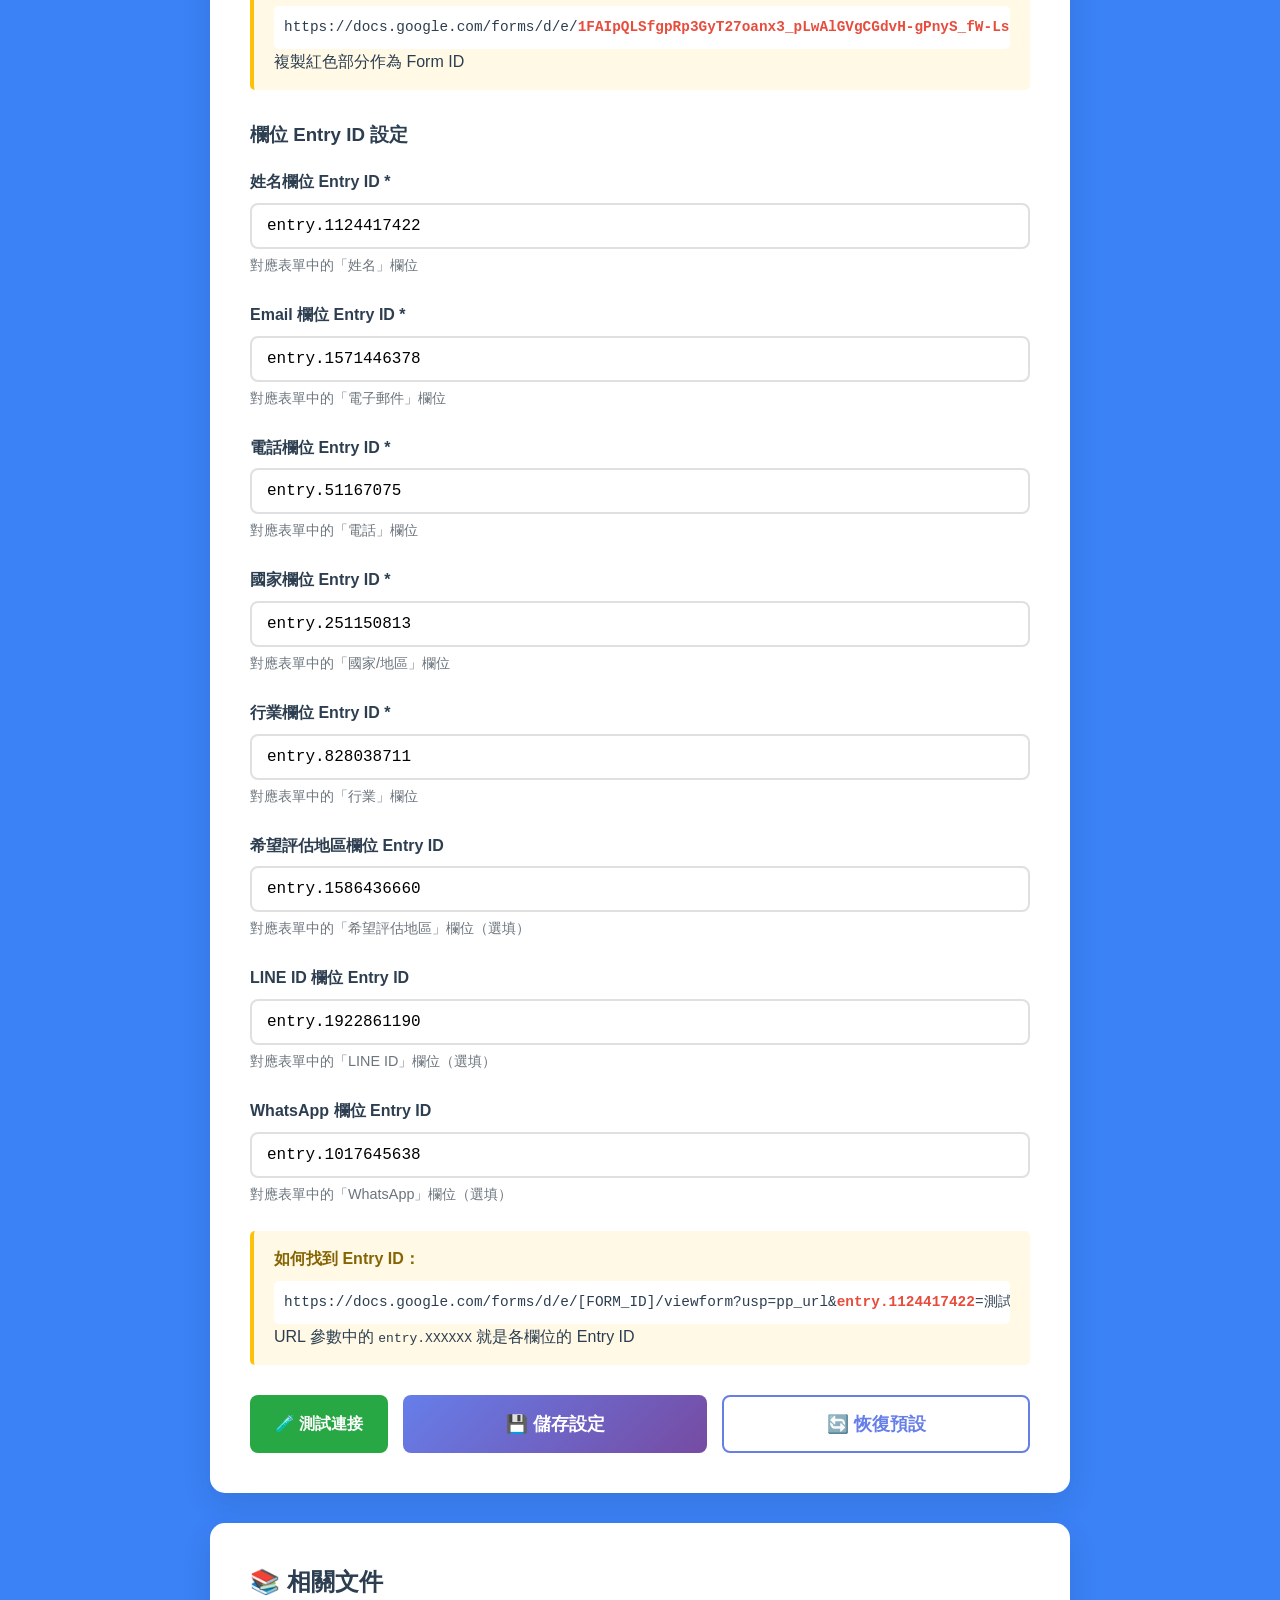
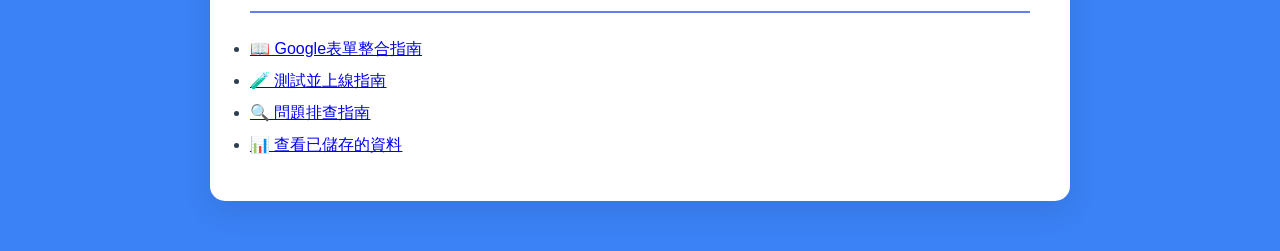
<file: setup.html>
<!DOCTYPE html>
<html lang="zh-TW">
<head>
    <meta charset="UTF-8">
    <meta name="viewport" content="width=device-width, initial-scale=1.0">
    <title>系統設定 - 直球對決</title>
    <link rel="stylesheet" href="styles.css">
    <style>
        .setup-container {
            max-width: 900px;
            margin: 50px auto;
            padding: 0 20px;
        }

        .setup-header {
            text-align: center;
            margin-bottom: 40px;
            padding: 30px;
            background: linear-gradient(135deg, #667eea 0%, #764ba2 100%);
            color: white;
            border-radius: 15px;
        }

        .setup-header h1 {
            font-size: 2rem;
            margin-bottom: 10px;
        }

        .setup-header p {
            font-size: 1.1rem;
            opacity: 0.9;
        }

        .setup-card {
            background: white;
            border-radius: 15px;
            padding: 40px;
            box-shadow: 0 10px 30px rgba(0, 0, 0, 0.1);
            margin-bottom: 30px;
        }

        .setup-card h2 {
            font-size: 1.5rem;
            margin-bottom: 20px;
            color: #2c3e50;
            border-bottom: 2px solid #667eea;
            padding-bottom: 10px;
        }

        .info-box {
            background: #f0f4ff;
            border-left: 4px solid #667eea;
            padding: 15px 20px;
            margin-bottom: 25px;
            border-radius: 5px;
        }

        .info-box h3 {
            font-size: 1.1rem;
            margin-bottom: 10px;
            color: #667eea;
        }

        .info-box p {
            color: #555;
            line-height: 1.6;
            margin-bottom: 8px;
        }

        .info-box code {
            background: white;
            padding: 2px 8px;
            border-radius: 3px;
            font-family: 'Courier New', monospace;
            color: #e74c3c;
        }

        .form-group-setup {
            margin-bottom: 25px;
        }

        .form-group-setup label {
            display: block;
            margin-bottom: 8px;
            font-weight: 600;
            color: #2c3e50;
            font-size: 1rem;
        }

        .form-group-setup input {
            width: 100%;
            padding: 12px 15px;
            border: 2px solid #e0e0e0;
            border-radius: 8px;
            font-size: 1rem;
            font-family: 'Courier New', monospace;
            transition: all 0.3s ease;
        }

        .form-group-setup input:focus {
            outline: none;
            border-color: #667eea;
            box-shadow: 0 0 0 3px rgba(102, 126, 234, 0.1);
        }

        .form-group-setup small {
            display: block;
            margin-top: 5px;
            color: #6c757d;
            font-size: 0.9rem;
        }

        .toggle-section {
            display: flex;
            align-items: center;
            gap: 15px;
            margin-bottom: 25px;
            padding: 15px;
            background: #f8f9fa;
            border-radius: 8px;
        }

        .toggle-switch {
            position: relative;
            width: 60px;
            height: 30px;
        }

        .toggle-switch input {
            opacity: 0;
            width: 0;
            height: 0;
        }

        .toggle-slider {
            position: absolute;
            cursor: pointer;
            top: 0;
            left: 0;
            right: 0;
            bottom: 0;
            background-color: #ccc;
            transition: .4s;
            border-radius: 30px;
        }

        .toggle-slider:before {
            position: absolute;
            content: "";
            height: 22px;
            width: 22px;
            left: 4px;
            bottom: 4px;
            background-color: white;
            transition: .4s;
            border-radius: 50%;
        }

        .toggle-switch input:checked + .toggle-slider {
            background-color: #28a745;
        }

        .toggle-switch input:checked + .toggle-slider:before {
            transform: translateX(30px);
        }

        .toggle-label {
            flex: 1;
        }

        .toggle-label strong {
            display: block;
            font-size: 1.1rem;
            margin-bottom: 5px;
        }

        .toggle-label span {
            color: #6c757d;
            font-size: 0.9rem;
        }

        .button-group {
            display: flex;
            gap: 15px;
            margin-top: 30px;
        }

        .btn-primary {
            flex: 1;
            background: linear-gradient(135deg, #667eea 0%, #764ba2 100%);
            color: white;
            border: none;
            padding: 15px 30px;
            font-size: 1.1rem;
            font-weight: 600;
            border-radius: 8px;
            cursor: pointer;
            transition: all 0.3s ease;
        }

        .btn-primary:hover {
            transform: translateY(-2px);
            box-shadow: 0 8px 20px rgba(102, 126, 234, 0.3);
        }

        .btn-secondary {
            flex: 1;
            background: white;
            color: #667eea;
            border: 2px solid #667eea;
            padding: 15px 30px;
            font-size: 1.1rem;
            font-weight: 600;
            border-radius: 8px;
            cursor: pointer;
            transition: all 0.3s ease;
        }

        .btn-secondary:hover {
            background: #f0f4ff;
        }

        .btn-test {
            background: #28a745;
            color: white;
            border: none;
            padding: 12px 25px;
            font-size: 1rem;
            font-weight: 600;
            border-radius: 8px;
            cursor: pointer;
            transition: all 0.3s ease;
        }

        .btn-test:hover {
            background: #218838;
            transform: translateY(-2px);
        }

        .status-message {
            padding: 15px 20px;
            border-radius: 8px;
            margin-top: 20px;
            display: none;
            animation: slideDown 0.3s ease;
        }

        @keyframes slideDown {
            from {
                opacity: 0;
                transform: translateY(-10px);
            }
            to {
                opacity: 1;
                transform: translateY(0);
            }
        }

        .status-message.success {
            background: #d4edda;
            border-left: 4px solid #28a745;
            color: #155724;
        }

        .status-message.error {
            background: #f8d7da;
            border-left: 4px solid #dc3545;
            color: #721c24;
        }

        .status-message.info {
            background: #d1ecf1;
            border-left: 4px solid #17a2b8;
            color: #0c5460;
        }

        .back-link {
            display: inline-block;
            margin-bottom: 20px;
            color: #667eea;
            text-decoration: none;
            font-weight: 600;
            transition: all 0.3s ease;
        }

        .back-link:hover {
            transform: translateX(-5px);
        }

        .example-section {
            background: #fff9e6;
            border-left: 4px solid #ffc107;
            padding: 15px 20px;
            margin: 20px 0;
            border-radius: 5px;
        }

        .example-section h4 {
            color: #856404;
            margin-bottom: 10px;
        }

        .example-section pre {
            background: white;
            padding: 10px;
            border-radius: 5px;
            overflow-x: auto;
            font-size: 0.9rem;
        }

        .current-config {
            background: #e7f3ff;
            padding: 20px;
            border-radius: 8px;
            margin-bottom: 20px;
        }

        .current-config h3 {
            color: #004085;
            margin-bottom: 15px;
        }

        .current-config pre {
            background: white;
            padding: 15px;
            border-radius: 5px;
            overflow-x: auto;
            font-family: 'Courier New', monospace;
            font-size: 0.9rem;
        }
    </style>
</head>
<body>
    <div class="setup-container">
        <a href="index.html" class="back-link">← 返回主頁</a>

        <div class="setup-header">
            <h1>🔧 系統設定</h1>
            <p>設定您的 Google 表單整合資訊</p>
        </div>

        <!-- 當前配置顯示 -->
        <div class="setup-card">
            <h2>📊 當前設定</h2>
            <div class="current-config" id="currentConfigDisplay">
                <h3>目前的設定狀態：</h3>
                <pre id="configPreview">載入中...</pre>
            </div>
        </div>

        <!-- 設定表單 -->
        <div class="setup-card">
            <h2>⚙️ Google 表單設定</h2>

            <div class="info-box">
                <h3>📝 如何取得這些資訊？</h3>
                <p>1. 建立您的 Google 表單，加入所需的欄位</p>
                <p>2. 在 Google 表單右上角點選「⋮」→「取得預填連結」</p>
                <p>3. 填寫每個欄位的範例值，然後點擊「取得連結」</p>
                <p>4. 複製連結，從中提取 <code>formId</code> 和各欄位的 <code>entry.XXXXXX</code></p>
            </div>

            <form id="setupForm">
                <!-- 啟用/停用 Google 表單 -->
                <div class="toggle-section">
                    <label class="toggle-switch">
                        <input type="checkbox" id="googleFormEnabled" checked>
                        <span class="toggle-slider"></span>
                    </label>
                    <div class="toggle-label">
                        <strong>啟用 Google 表單整合</strong>
                        <span>關閉後將僅使用本地儲存</span>
                    </div>
                </div>

                <!-- Form ID -->
                <div class="form-group-setup">
                    <label for="formId">Google 表單 ID *</label>
                    <input 
                        type="text" 
                        id="formId" 
                        name="formId" 
                        placeholder="1FAIpQLSfgpRp3GyT27oanx3_pLwAlGVgCGdvH-gPnyS_fW-LsueGpFw"
                        required
                    >
                    <small>從預填連結的 /d/e/ 後面部分複製</small>
                </div>

                <div class="example-section">
                    <h4>範例：</h4>
                    <pre>https://docs.google.com/forms/d/e/<strong style="color: #e74c3c;">1FAIpQLSfgpRp3GyT27oanx3_pLwAlGVgCGdvH-gPnyS_fW-LsueGpFw</strong>/viewform?...</pre>
                    <p>複製紅色部分作為 Form ID</p>
                </div>

                <h3 style="margin-top: 30px; margin-bottom: 20px;">欄位 Entry ID 設定</h3>

                <!-- 姓名欄位 -->
                <div class="form-group-setup">
                    <label for="fieldFullName">姓名欄位 Entry ID *</label>
                    <input 
                        type="text" 
                        id="fieldFullName" 
                        name="fieldFullName" 
                        placeholder="entry.1124417422"
                        required
                    >
                    <small>對應表單中的「姓名」欄位</small>
                </div>

                <!-- Email 欄位 -->
                <div class="form-group-setup">
                    <label for="fieldEmail">Email 欄位 Entry ID *</label>
                    <input 
                        type="text" 
                        id="fieldEmail" 
                        name="fieldEmail" 
                        placeholder="entry.1571446378"
                        required
                    >
                    <small>對應表單中的「電子郵件」欄位</small>
                </div>

                <!-- 電話欄位 -->
                <div class="form-group-setup">
                    <label for="fieldPhone">電話欄位 Entry ID *</label>
                    <input 
                        type="text" 
                        id="fieldPhone" 
                        name="fieldPhone" 
                        placeholder="entry.51167075"
                        required
                    >
                    <small>對應表單中的「電話」欄位</small>
                </div>

                <!-- 國家欄位 -->
                <div class="form-group-setup">
                    <label for="fieldCountry">國家欄位 Entry ID *</label>
                    <input 
                        type="text" 
                        id="fieldCountry" 
                        name="fieldCountry" 
                        placeholder="entry.251150813"
                        required
                    >
                    <small>對應表單中的「國家/地區」欄位</small>
                </div>

                <!-- 行業欄位 -->
                <div class="form-group-setup">
                    <label for="fieldIndustry">行業欄位 Entry ID *</label>
                    <input 
                        type="text" 
                        id="fieldIndustry" 
                        name="fieldIndustry" 
                        placeholder="entry.828038711"
                        required
                    >
                    <small>對應表單中的「行業」欄位</small>
                </div>

                <!-- 地區欄位 -->
                <div class="form-group-setup">
                    <label for="fieldRegion">希望評估地區欄位 Entry ID</label>
                    <input 
                        type="text" 
                        id="fieldRegion" 
                        name="fieldRegion" 
                        placeholder="entry.1586436660"
                    >
                    <small>對應表單中的「希望評估地區」欄位（選填）</small>
                </div>

                <!-- LINE ID 欄位 -->
                <div class="form-group-setup">
                    <label for="fieldLineId">LINE ID 欄位 Entry ID</label>
                    <input 
                        type="text" 
                        id="fieldLineId" 
                        name="fieldLineId" 
                        placeholder="entry.1922861190"
                    >
                    <small>對應表單中的「LINE ID」欄位（選填）</small>
                </div>

                <!-- WhatsApp 欄位 -->
                <div class="form-group-setup">
                    <label for="fieldWhatsApp">WhatsApp 欄位 Entry ID</label>
                    <input 
                        type="text" 
                        id="fieldWhatsApp" 
                        name="fieldWhatsApp" 
                        placeholder="entry.XXXXXXXX"
                    >
                    <small>對應表單中的「WhatsApp」欄位（選填）</small>
                </div>

                <div class="example-section">
                    <h4>如何找到 Entry ID：</h4>
                    <pre>https://docs.google.com/forms/d/e/[FORM_ID]/viewform?usp=pp_url&<strong style="color: #e74c3c;">entry.1124417422</strong>=測試姓名&<strong style="color: #28a745;">entry.1571446378</strong>=test@email.com&...</pre>
                    <p>URL 參數中的 <code>entry.XXXXXX</code> 就是各欄位的 Entry ID</p>
                </div>

                <!-- 按鈕組 -->
                <div class="button-group">
                    <button type="button" class="btn-test" onclick="testConfiguration()">🧪 測試連接</button>
                    <button type="submit" class="btn-primary">💾 儲存設定</button>
                    <button type="button" class="btn-secondary" onclick="resetToDefault()">🔄 恢復預設</button>
                </div>

                <!-- 狀態訊息 -->
                <div id="statusMessage" class="status-message"></div>
            </form>
        </div>

        <!-- 說明文件連結 -->
        <div class="setup-card">
            <h2>📚 相關文件</h2>
            <ul style="line-height: 2;">
                <li><a href="Google表單整合指南.md" target="_blank">📖 Google表單整合指南</a></li>
                <li><a href="測試並上線指南.md" target="_blank">🧪 測試並上線指南</a></li>
                <li><a href="問題排查指南.md" target="_blank">🔍 問題排查指南</a></li>
                <li><a href="records.html" target="_blank">📊 查看已儲存的資料</a></li>
            </ul>
        </div>
    </div>

    <script src="setup.js"></script>
</body>
</html>
</file>
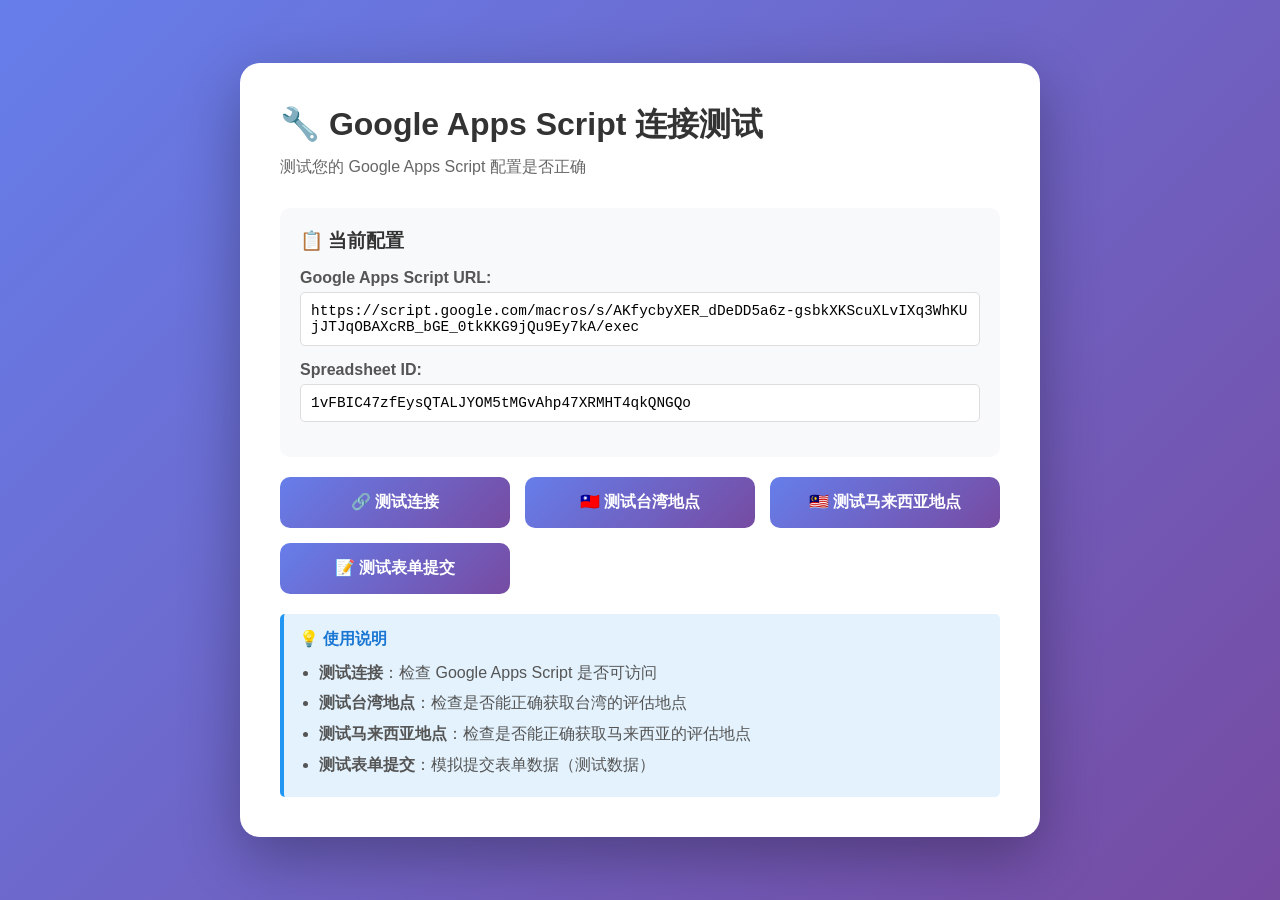
<file: test-connection.html>
<!DOCTYPE html>
<html lang="zh-TW">
<head>
    <meta charset="UTF-8">
    <meta name="viewport" content="width=device-width, initial-scale=1.0">
    <title>Google Apps Script 连接测试</title>
    <style>
        * {
            margin: 0;
            padding: 0;
            box-sizing: border-box;
        }

        body {
            font-family: 'Segoe UI', Tahoma, Geneva, Verdana, sans-serif;
            background: linear-gradient(135deg, #667eea 0%, #764ba2 100%);
            min-height: 100vh;
            display: flex;
            justify-content: center;
            align-items: center;
            padding: 20px;
        }

        .container {
            background: white;
            border-radius: 20px;
            box-shadow: 0 20px 60px rgba(0, 0, 0, 0.3);
            padding: 40px;
            max-width: 800px;
            width: 100%;
        }

        h1 {
            color: #333;
            margin-bottom: 10px;
            font-size: 2rem;
        }

        .subtitle {
            color: #666;
            margin-bottom: 30px;
            font-size: 1rem;
        }

        .config-section {
            background: #f8f9fa;
            border-radius: 10px;
            padding: 20px;
            margin-bottom: 20px;
        }

        .config-item {
            margin-bottom: 15px;
        }

        .config-label {
            font-weight: bold;
            color: #555;
            display: block;
            margin-bottom: 5px;
        }

        .config-value {
            background: white;
            padding: 10px;
            border-radius: 5px;
            border: 1px solid #ddd;
            font-family: 'Courier New', monospace;
            font-size: 0.9rem;
            word-break: break-all;
        }

        .test-buttons {
            display: grid;
            grid-template-columns: repeat(auto-fit, minmax(200px, 1fr));
            gap: 15px;
            margin-bottom: 20px;
        }

        .test-btn {
            background: linear-gradient(135deg, #667eea 0%, #764ba2 100%);
            color: white;
            border: none;
            padding: 15px 30px;
            border-radius: 10px;
            font-size: 1rem;
            font-weight: bold;
            cursor: pointer;
            transition: transform 0.2s, box-shadow 0.2s;
        }

        .test-btn:hover {
            transform: translateY(-2px);
            box-shadow: 0 10px 20px rgba(0, 0, 0, 0.2);
        }

        .test-btn:active {
            transform: translateY(0);
        }

        .test-btn:disabled {
            background: #ccc;
            cursor: not-allowed;
            transform: none;
        }

        .result {
            background: #f8f9fa;
            border-radius: 10px;
            padding: 20px;
            margin-top: 20px;
            display: none;
        }

        .result.show {
            display: block;
            animation: slideIn 0.3s ease;
        }

        @keyframes slideIn {
            from {
                opacity: 0;
                transform: translateY(-10px);
            }
            to {
                opacity: 1;
                transform: translateY(0);
            }
        }

        .result-success {
            border-left: 4px solid #2ecc71;
        }

        .result-error {
            border-left: 4px solid #e74c3c;
        }

        .result-warning {
            border-left: 4px solid #f39c12;
        }

        .result-title {
            font-weight: bold;
            font-size: 1.2rem;
            margin-bottom: 10px;
        }

        .result-content {
            white-space: pre-wrap;
            font-family: 'Courier New', monospace;
            font-size: 0.9rem;
            color: #555;
        }

        .status-indicator {
            display: inline-block;
            width: 12px;
            height: 12px;
            border-radius: 50%;
            margin-right: 8px;
        }

        .status-success {
            background: #2ecc71;
        }

        .status-error {
            background: #e74c3c;
        }

        .status-testing {
            background: #f39c12;
            animation: pulse 1s infinite;
        }

        @keyframes pulse {
            0%, 100% {
                opacity: 1;
            }
            50% {
                opacity: 0.5;
            }
        }

        .info-box {
            background: #e3f2fd;
            border-left: 4px solid #2196f3;
            padding: 15px;
            border-radius: 5px;
            margin-top: 20px;
        }

        .info-box-title {
            font-weight: bold;
            color: #1976d2;
            margin-bottom: 10px;
        }

        .info-box-content {
            color: #555;
            line-height: 1.6;
        }

        .info-box-content li {
            margin-left: 20px;
            margin-bottom: 5px;
        }
    </style>
</head>
<body>
    <div class="container">
        <h1>🔧 Google Apps Script 连接测试</h1>
        <p class="subtitle">测试您的 Google Apps Script 配置是否正确</p>

        <div class="config-section">
            <h3 style="margin-bottom: 15px; color: #333;">📋 当前配置</h3>
            
            <div class="config-item">
                <label class="config-label">Google Apps Script URL:</label>
                <div class="config-value" id="scriptUrl">加载中...</div>
            </div>

            <div class="config-item">
                <label class="config-label">Spreadsheet ID:</label>
                <div class="config-value" id="spreadsheetId">1vFBIC47zfEysQTALJYOM5tMGvAhp47XRMHT4qkQNGQo</div>
            </div>
        </div>

        <div class="test-buttons">
            <button class="test-btn" onclick="testConnection()">
                🔗 测试连接
            </button>
            <button class="test-btn" onclick="testRegions('TW')">
                🇹🇼 测试台湾地点
            </button>
            <button class="test-btn" onclick="testRegions('MY')">
                🇲🇾 测试马来西亚地点
            </button>
            <button class="test-btn" onclick="testFormSubmit()">
                📝 测试表单提交
            </button>
        </div>

        <div id="result" class="result">
            <div class="result-title" id="resultTitle">
                <span class="status-indicator" id="statusIndicator"></span>
                <span id="resultTitleText"></span>
            </div>
            <div class="result-content" id="resultContent"></div>
        </div>

        <div class="info-box">
            <div class="info-box-title">💡 使用说明</div>
            <div class="info-box-content">
                <ul>
                    <li><strong>测试连接</strong>：检查 Google Apps Script 是否可访问</li>
                    <li><strong>测试台湾地点</strong>：检查是否能正确获取台湾的评估地点</li>
                    <li><strong>测试马来西亚地点</strong>：检查是否能正确获取马来西亚的评估地点</li>
                    <li><strong>测试表单提交</strong>：模拟提交表单数据（测试数据）</li>
                </ul>
            </div>
        </div>
    </div>

    <script src="script.js"></script>
    <script>
        // 显示当前配置
        document.getElementById('scriptUrl').textContent = GOOGLE_SCRIPT_URL || '未配置';

        function showResult(type, title, content) {
            const result = document.getElementById('result');
            const resultTitle = document.getElementById('resultTitleText');
            const resultContent = document.getElementById('resultContent');
            const statusIndicator = document.getElementById('statusIndicator');

            result.className = 'result show result-' + type;
            resultTitle.textContent = title;
            resultContent.textContent = content;
            
            statusIndicator.className = 'status-indicator';
            if (type === 'success') {
                statusIndicator.classList.add('status-success');
            } else if (type === 'error') {
                statusIndicator.classList.add('status-error');
            } else {
                statusIndicator.classList.add('status-testing');
            }
        }

        async function testConnection() {
            showResult('warning', '测试中...', '正在连接到 Google Apps Script...');
            
            try {
                const response = await fetch(GOOGLE_SCRIPT_URL);
                const text = await response.text();
                
                if (response.ok) {
                    showResult('success', '✅ 连接成功！', 
                        `状态码: ${response.status}\n响应: ${text}`);
                } else {
                    showResult('error', '❌ 连接失败', 
                        `状态码: ${response.status}\n响应: ${text}`);
                }
            } catch (error) {
                showResult('error', '❌ 连接错误', 
                    `错误信息: ${error.message}\n\n可能原因：\n1. Google Apps Script URL 配置错误\n2. 网络连接问题\n3. Apps Script 未正确部署`);
            }
        }

        async function testRegions(country) {
            const countryName = country === 'TW' ? '台湾' : '马来西亚';
            showResult('warning', '测试中...', `正在获取${countryName}的评估地点...`);
            
            try {
                const response = await fetch(`${GOOGLE_SCRIPT_URL}?action=getRegions&country=${country}`);
                const result = await response.json();
                
                if (result.success && result.regions) {
                    const regionList = result.regions.map((r, i) => 
                        `${i + 1}. ${r.text} (ID: ${r.id})`
                    ).join('\n');
                    
                    showResult('success', `✅ 获取${countryName}地点成功！`, 
                        `找到 ${result.regions.length} 个地点：\n\n${regionList}`);
                } else {
                    showResult('error', `❌ 获取${countryName}地点失败`, 
                        `响应: ${JSON.stringify(result, null, 2)}`);
                }
            } catch (error) {
                showResult('error', '❌ 请求错误', 
                    `错误信息: ${error.message}`);
            }
        }

        async function testFormSubmit() {
            showResult('warning', '测试中...', '正在提交测试数据...');
            
            const testData = new FormData();
            testData.append('姓名', '测试用户');
            testData.append('電子郵件', 'test@example.com');
            testData.append('電話號碼', '0912345678');
            testData.append('國家地區', '台灣');
            testData.append('行業', '教育 / 培訓');
            testData.append('評估地區', '測試地區');
            testData.append('LINE_ID', 'test_line');
            testData.append('WhatsApp號碼', '0912345678');
            testData.append('推廣代碼', '001');
            testData.append('ref', '001');
            
            try {
                const response = await fetch(GOOGLE_SCRIPT_URL, {
                    method: 'POST',
                    body: testData
                });
                
                const result = await response.json();
                
                if (result.success) {
                    showResult('success', '✅ 表单提交成功！', 
                        `响应信息: ${result.message}\n\n请检查：\n1. Google Sheet 是否有新数据\n2. 推广人员是否收到邮件\n3. 测试邮箱是否收到确认邮件`);
                } else {
                    showResult('error', '❌ 表单提交失败', 
                        `错误信息: ${result.message}\n\n完整响应:\n${JSON.stringify(result, null, 2)}`);
                }
            } catch (error) {
                showResult('error', '❌ 提交错误', 
                    `错误信息: ${error.message}`);
            }
        }
    </script>
</body>
</html>
</file>
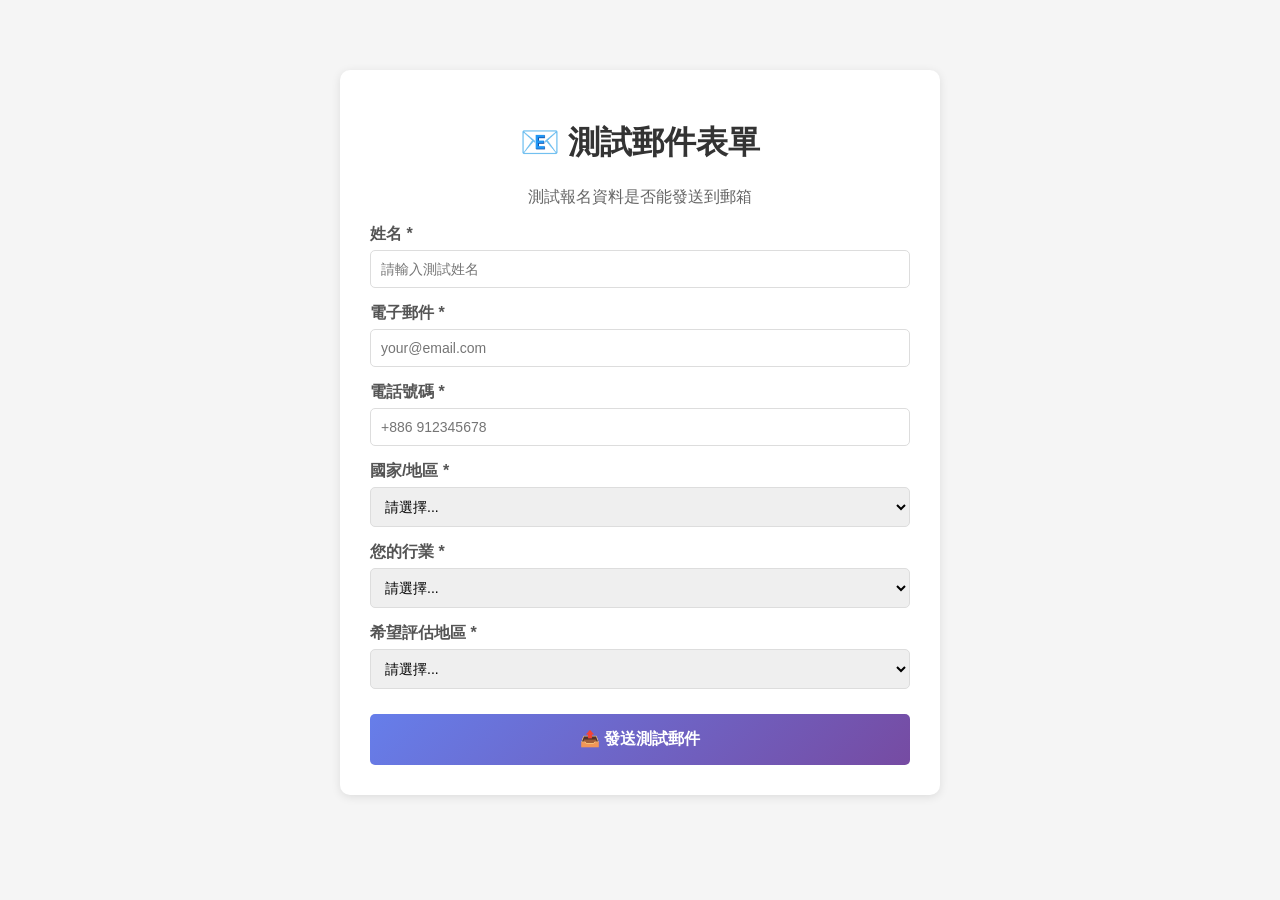
<file: test-email.html>
<!DOCTYPE html>
<html lang="zh-TW">
<head>
    <meta charset="UTF-8">
    <meta name="viewport" content="width=device-width, initial-scale=1.0">
    <title>測試郵件表單</title>
    <style>
        body {
            font-family: Arial, sans-serif;
            max-width: 600px;
            margin: 50px auto;
            padding: 20px;
            background: #f5f5f5;
        }
        .form-container {
            background: white;
            padding: 30px;
            border-radius: 10px;
            box-shadow: 0 2px 10px rgba(0,0,0,0.1);
        }
        h1 {
            color: #333;
            text-align: center;
        }
        .form-group {
            margin-bottom: 15px;
        }
        label {
            display: block;
            margin-bottom: 5px;
            color: #555;
            font-weight: bold;
        }
        input, select {
            width: 100%;
            padding: 10px;
            border: 1px solid #ddd;
            border-radius: 5px;
            font-size: 14px;
            box-sizing: border-box;
        }
        button {
            width: 100%;
            padding: 15px;
            background: linear-gradient(135deg, #667eea 0%, #764ba2 100%);
            color: white;
            border: none;
            border-radius: 5px;
            font-size: 16px;
            font-weight: bold;
            cursor: pointer;
            margin-top: 10px;
        }
        button:hover {
            opacity: 0.9;
        }
        button:disabled {
            background: #ccc;
            cursor: not-allowed;
        }
        .result {
            margin-top: 20px;
            padding: 15px;
            border-radius: 5px;
            display: none;
        }
        .success {
            background: #d4edda;
            color: #155724;
            border: 1px solid #c3e6cb;
        }
        .error {
            background: #f8d7da;
            color: #721c24;
            border: 1px solid #f5c6cb;
        }
    </style>
</head>
<body>
    <div class="form-container">
        <h1>📧 測試郵件表單</h1>
        <p style="text-align: center; color: #666;">測試報名資料是否能發送到郵箱</p>
        
        <form id="testForm">
            <div class="form-group">
                <label for="name">姓名 *</label>
                <input type="text" id="name" name="姓名" required placeholder="請輸入測試姓名">
            </div>
            
            <div class="form-group">
                <label for="email">電子郵件 *</label>
                <input type="email" id="email" name="電子郵件" required placeholder="your@email.com">
            </div>
            
            <div class="form-group">
                <label for="phone">電話號碼 *</label>
                <input type="tel" id="phone" name="電話號碼" required placeholder="+886 912345678">
            </div>
            
            <div class="form-group">
                <label for="country">國家/地區 *</label>
                <select id="country" name="國家地區" required>
                    <option value="">請選擇...</option>
                    <option value="台灣">台灣 Taiwan</option>
                    <option value="香港">香港 Hong Kong</option>
                    <option value="其他">其他 Other</option>
                </select>
            </div>
            
            <div class="form-group">
                <label for="industry">您的行業 *</label>
                <select id="industry" name="行業" required>
                    <option value="">請選擇...</option>
                    <option value="測試">測試</option>
                    <option value="其他">其他</option>
                </select>
            </div>
            
            <div class="form-group">
                <label for="region">希望評估地區 *</label>
                <select id="region" name="評估地區" required>
                    <option value="">請選擇...</option>
                    <option value="北部">北部</option>
                    <option value="中部">中部</option>
                    <option value="南部">南部</option>
                </select>
            </div>
            
            <button type="submit" id="submitBtn">📤 發送測試郵件</button>
        </form>
        
        <div id="result" class="result"></div>
    </div>

    <script>
        const form = document.getElementById('testForm');
        const submitBtn = document.getElementById('submitBtn');
        const resultDiv = document.getElementById('result');

        form.addEventListener('submit', async (e) => {
            e.preventDefault();
            
            submitBtn.disabled = true;
            submitBtn.textContent = '⏳ 發送中...';
            resultDiv.style.display = 'none';
            
            const formData = new FormData(form);
            
            // 添加 FormSubmit 配置
            formData.append('_subject', '🎉 測試報名：直球對決');
            formData.append('_captcha', 'false');
            formData.append('_template', 'table');
            
            try {
                const response = await fetch('https://formsubmit.co/ajax/jordantsai777@gmail.com', {
                    method: 'POST',
                    body: formData,
                    headers: {
                        'Accept': 'application/json'
                    }
                });
                
                const result = await response.json();
                
                if (response.ok) {
                    console.log('✅ 成功:', result);
                    resultDiv.className = 'result success';
                    resultDiv.innerHTML = `
                        <strong>✅ 發送成功！</strong><br>
                        請檢查 jordantsai777@gmail.com 的收件箱<br>
                        <small>如果是第一次使用，需要點擊驗證郵件中的確認連結</small>
                    `;
                    resultDiv.style.display = 'block';
                    form.reset();
                } else {
                    console.error('❌ 失敗:', result);
                    resultDiv.className = 'result error';
                    resultDiv.innerHTML = `<strong>❌ 發送失敗</strong><br>${result.message || '請稍後再試'}`;
                    resultDiv.style.display = 'block';
                }
            } catch (error) {
                console.error('⚠️ 錯誤:', error);
                resultDiv.className = 'result error';
                resultDiv.innerHTML = `<strong>❌ 網路錯誤</strong><br>${error.message}`;
                resultDiv.style.display = 'block';
            } finally {
                submitBtn.disabled = false;
                submitBtn.textContent = '📤 發送測試郵件';
            }
        });
    </script>
</body>
</html>
</file>
<file: styles.css>
/* 全局样式重置 */
* {
    margin: 0;
    padding: 0;
    box-sizing: border-box;
}

:root {
    --primary-color: #ff6b35;
    --secondary-color: #f7931e;
    --success-color: #28a745;
    --dark-bg: #1a1a2e;
    --light-bg: #eaf3ff;
    --text-dark: #2c3e50;
    --text-light: #6c757d;
    --white: #ffffff;
    --gradient-primary: linear-gradient(135deg, #667eea 0%, #764ba2 100%);
    --gradient-warm: linear-gradient(135deg, #f093fb 0%, #f5576c 100%);
    --shadow: 0 10px 30px rgba(0, 0, 0, 0.1);
    --shadow-hover: 0 15px 40px rgba(0, 0, 0, 0.15);
}

body {
    font-family: -apple-system, BlinkMacSystemFont, "Segoe UI", "Microsoft JhengHei", "微軟正黑體", Roboto, "Helvetica Neue", Arial, sans-serif;
    line-height: 1.6;
    color: var(--text-dark);
    background-color: #3b82f6;
}

/* 页面加载进度条 */
#loading-bar {
    position: fixed;
    top: 0;
    left: 0;
    width: 0%;
    height: 3px;
    background: linear-gradient(90deg, #667eea, #764ba2, #f093fb);
    z-index: 9999;
    transition: width 0.3s ease;
    box-shadow: 0 0 10px rgba(102, 126, 234, 0.5);
}

/* 图片渐进式加载效果 */
img {
    opacity: 0;
    transition: opacity 0.5s ease-in-out;
}

img.loaded {
    opacity: 1;
}

img[loading="lazy"] {
    background: linear-gradient(90deg, #f0f0f0 25%, #e0e0e0 50%, #f0f0f0 75%);
    background-size: 200% 100%;
    animation: loading 1.5s infinite;
}

@keyframes loading {
    0% { background-position: 200% 0; }
    100% { background-position: -200% 0; }
}

/* 骨架屏效果 */
.skeleton {
    background: linear-gradient(90deg, #f0f0f0 25%, #e0e0e0 50%, #f0f0f0 75%);
    background-size: 200% 100%;
    animation: skeleton-loading 1.5s infinite;
    border-radius: 8px;
}

.skeleton-text {
    height: 16px;
    margin-bottom: 8px;
    border-radius: 4px;
}

.skeleton-title {
    height: 32px;
    margin-bottom: 16px;
    border-radius: 8px;
}

.skeleton-image {
    width: 100%;
    padding-bottom: 56.25%; /* 16:9 宽高比 */
    border-radius: 12px;
}

@keyframes skeleton-loading {
    0% { background-position: 200% 0; }
    100% { background-position: -200% 0; }
}

/* 平滑滚动 */
html {
    scroll-behavior: smooth;
}

/* 页面淡入效果 */
body {
    animation: fadeIn 0.5s ease-in;
}

@keyframes fadeIn {
    from { opacity: 0; }
    to { opacity: 1; }
}

/* 語言切換器 */
.language-switcher {
    position: fixed;
    top: 60px;
    right: 20px;
    z-index: 9998;
    background: var(--white);
    border-radius: 30px;
    box-shadow: 0 5px 20px rgba(0, 0, 0, 0.15);
    padding: 8px;
    transition: all 0.3s ease;
    display: none;
}

.language-switcher:hover {
    box-shadow: 0 8px 30px rgba(0, 0, 0, 0.25);
    transform: translateY(-2px);
}

#language-select {
    border: none;
    background: transparent;
    padding: 8px 15px;
    font-size: 0.95rem;
    font-weight: 600;
    color: var(--text-dark);
    cursor: pointer;
    outline: none;
    border-radius: 20px;
    transition: all 0.3s ease;
    font-family: inherit;
}

#language-select:hover {
    background: var(--light-bg);
}

#language-select option {
    padding: 10px;
    background: var(--white);
    color: var(--text-dark);
}

/* 移動端語言切換器調整 */
@media (max-width: 768px) {
    .language-switcher {
        top: 50px;
        right: 10px;
        padding: 5px;
    }
    
    #language-select {
        font-size: 0.85rem;
        padding: 6px 10px;
    }
}

.container {
    max-width: 1200px;
    margin: 0 auto;
    padding: 0 20px;
}

/* 顶部主视觉图 */
.hero-image-section {
    width: 100%;
    background: var(--white);
    padding: 0;
    margin: 0;
}

/* 短影音重點內容 */
.short-video-note {
    background: rgba(255, 255, 255, 0.92);
    padding: 40px 0;
}

.short-video-note .note-layout {
    display: flex;
    align-items: center;
    gap: 24px;
}

.short-video-note .note-content {
    flex: 1;
    min-width: 0;
}

.short-video-note .note-action {
    flex: 0 0 220px;
    display: flex;
    justify-content: center;
    align-items: center;
}

.short-video-note .note-action-btn {
    width: 100%;
    max-width: 220px;
}

.short-video-note h2 {
    font-size: 1.8rem;
    font-weight: 800;
    margin-bottom: 24px;
    text-align: center;
}

.short-video-note .note-item,
.short-video-note .note-cta {
    background: var(--white);
    border-radius: 16px;
    padding: 22px;
    box-shadow: var(--shadow);
    margin-bottom: 18px;
}

.short-video-note .note-title {
    font-weight: 700;
    color: var(--text-dark);
    margin-bottom: 10px;
}

.short-video-note p {
    margin-bottom: 8px;
    color: var(--text-dark);
}

.short-video-note .note-bullet {
    margin-top: 6px;
    font-weight: 600;
    color: var(--text-dark);
}

@media (max-width: 900px) {
    .short-video-note .note-layout {
        flex-direction: column;
        align-items: stretch;
    }

    .short-video-note .note-action {
        flex: none;
    }
}

/* 全頁藍色背景（高優先權） */
body,
.top-banner,
.hero-image-section,
.hero-section,
.video-section,
.target-audience,
.comparison-section,
.new-daily-life,
.testimonials,
.faq-section,
.form-section,
.short-video-note,
.footer,
section {
    background: #3b82f6 !important;
}

/* 報名頁面（模態框）保持白色背景 */
.modal .modal-content,
.modal .order-form-wrapper,
.modal .order-form-main,
.modal .form-section {
    background: #ffffff !important;
}

.modal .modal-header {
    background: #ffffff !important;
    color: var(--text-dark);
}

.modal .modal-header h2,
.modal .modal-subtitle {
    color: var(--text-dark);
}

.hero-image-wrapper {
    width: 100%;
    max-width: 100%;
    margin: 0 auto;
    display: flex;
    justify-content: center;
    align-items: center;
    flex-direction: column;
    gap: 16px;
}

.hero-image-frame {
    position: relative;
    width: 100%;
    max-width: 1200px;
}

.hero-top-cta-group {
    position: absolute;
    right: 24px;
    bottom: 24px;
    display: flex;
    flex-direction: column;
    align-items: flex-end;
    gap: 8px;
}

.hero-top-price {
    margin: 0;
    background: rgba(255, 255, 255, 0.9);
    padding: 6px 10px;
    border-radius: 10px;
    font-weight: 700;
}

.hero-main-image {
    width: 100%;
    height: auto;
    display: block;
    object-fit: cover;
}

.hero-top-image {
    width: 100%;
    height: auto;
    display: block;
    object-fit: cover;
}

/* 顶部横幅 */
.top-banner {
    background: var(--gradient-primary);
    color: var(--white);
    padding: 12px 0;
    text-align: center;
    font-weight: 600;
    position: sticky;
    top: 0;
    z-index: 1000;
    box-shadow: 0 2px 10px rgba(0, 0, 0, 0.1);
}

#countdown-banner {
    background: rgba(255, 255, 255, 0.2);
    padding: 4px 12px;
    border-radius: 20px;
    font-weight: 700;
}

/* Hero Section */
.hero-section {
    background: var(--light-bg);
    padding: 60px 0;
    text-align: center;
}

.media-logos {
    margin-bottom: 30px;
    color: var(--text-light);
    font-size: 14px;
}

.main-headline {
    font-size: 2.5rem;
    font-weight: 800;
    color: var(--text-dark);
    margin-bottom: 40px;
    line-height: 1.2;
}

.offer-box {
    background: var(--white);
    border-radius: 20px;
    padding: 40px;
    max-width: 800px;
    margin: 0 auto;
    box-shadow: var(--shadow);
}

.features-list {
    list-style: none;
    text-align: left;
    margin-bottom: 30px;
}

.features-list li {
    padding: 12px 0;
    font-size: 1.1rem;
    border-bottom: 1px solid #eee;
}

.features-list li:last-child {
    border-bottom: none;
}

.pricing {
    margin: 30px 0;
}

.original-price {
    font-size: 1.2rem;
    color: var(--text-light);
}

.strikethrough {
    color: #e74c3c;
    text-decoration: line-through;
}

.current-price {
    font-size: 1.8rem;
    font-weight: 800;
    color: var(--text-dark);
    margin-top: 10px;
}

.highlight {
    color: #e74c3c;
    font-size: 2.2rem;
}

/* CTA按钮 */
.cta-button {
    background: var(--gradient-warm);
    color: var(--white);
    border: none;
    padding: 18px 50px;
    font-size: 1.3rem;
    font-weight: 700;
    border-radius: 50px;
    cursor: pointer;
    transition: all 0.3s ease;
    box-shadow: 0 8px 20px rgba(245, 87, 108, 0.3);
    text-transform: uppercase;
    letter-spacing: 1px;
}

.cta-button:hover {
    transform: translateY(-3px);
    box-shadow: 0 12px 30px rgba(245, 87, 108, 0.4);
}

.cta-button.large {
    padding: 22px 60px;
    font-size: 1.5rem;
    width: 100%;
}

.pulse {
    animation: pulse 2s infinite;
}

@keyframes pulse {
    0% {
        transform: scale(1);
    }
    50% {
        transform: scale(1.05);
    }
    100% {
        transform: scale(1);
    }
}

.urgency-text {
    margin-top: 20px;
    color: #e74c3c;
    font-weight: 600;
    font-size: 1.1rem;
}

/* 倒计时器 */
.countdown-timer {
    display: flex;
    justify-content: center;
    gap: 20px;
    margin-top: 40px;
}

.timer-item {
    background: var(--white);
    padding: 20px 30px;
    border-radius: 10px;
    box-shadow: var(--shadow);
    text-align: center;
}

.timer-value {
    display: block;
    font-size: 2.5rem;
    font-weight: 800;
    color: #e74c3c;
}

.timer-label {
    display: block;
    font-size: 0.9rem;
    color: var(--text-light);
    margin-top: 5px;
}

/* 视频区域 */
.video-section {
    padding: 80px 0;
    background: var(--white);
}

.video-instruction {
    text-align: center;
    font-size: 1.2rem;
    margin-bottom: 20px;
    color: var(--text-dark);
}

.video-wrapper {
    max-width: 800px; /* 横屏视频增加宽度 */
    margin: 0 auto;
    border-radius: 20px;
    overflow: hidden;
    box-shadow: var(--shadow);
    position: relative;
    padding-bottom: 56.25%; /* 16:9 横屏比例 */
    height: 0;
}

.video-wrapper video,
.video-wrapper iframe {
    position: absolute;
    top: 0;
    left: 0;
    width: 100%;
    height: 100%;
    display: block;
}

.video-below-image {
    width: 100%;
    height: auto;
    display: block;
    max-width: 1200px;
    margin: 20px auto 0;
}

.top5-cta {
    width: 100%;
    max-width: 1200px;
    aspect-ratio: 1200 / 630;
    display: block;
    margin: 20px auto 0;
    background: url("data/top5.jpg") center / contain no-repeat;
    border: none;
    padding: 0;
    cursor: pointer;
    font-size: 1rem;
    color: transparent;
}

.top5-cta:focus-visible {
    outline: 3px solid #ffffff;
    outline-offset: 4px;
}

/* 视频覆盖层 */
.video-overlay {
    position: absolute;
    top: 0;
    left: 0;
    right: 0;
    bottom: 0;
    background: rgba(0, 0, 0, 0.6);
    display: flex;
    align-items: center;
    justify-content: center;
    z-index: 10;
    pointer-events: none;
    transition: opacity 0.3s ease;
}

.video-overlay.hidden {
    opacity: 0;
    pointer-events: none;
}

.video-overlay-text {
    font-size: 3rem;
    font-weight: 800;
    color: var(--white);
    text-shadow: 
        -2px -2px 0 #667eea,
        2px -2px 0 #667eea,
        -2px 2px 0 #667eea,
        2px 2px 0 #667eea,
        0 0 20px rgba(102, 126, 234, 0.8);
    letter-spacing: 3px;
    animation: textPulse 2s ease-in-out infinite;
}

@keyframes textPulse {
    0%, 100% {
        transform: scale(1);
        text-shadow: 
            -2px -2px 0 #667eea,
            2px -2px 0 #667eea,
            -2px 2px 0 #667eea,
            2px 2px 0 #667eea,
            0 0 20px rgba(102, 126, 234, 0.8);
    }
    50% {
        transform: scale(1.05);
        text-shadow: 
            -2px -2px 0 #764ba2,
            2px -2px 0 #764ba2,
            -2px 2px 0 #764ba2,
            2px 2px 0 #764ba2,
            0 0 30px rgba(118, 75, 162, 1);
    }
}

/* 目标受众 */
.target-audience {
    padding: 80px 0;
    background: var(--light-bg);
}

.section-title {
    font-size: 2.5rem;
    font-weight: 800;
    text-align: center;
    margin-bottom: 50px;
    color: var(--text-dark);
}

/* 黄色描边标题效果 */
.stroke-title {
    font-size: 3rem;
    font-weight: 900;
    color: #000;
    text-shadow: 
        -3px -3px 0 #FFD700,
        3px -3px 0 #FFD700,
        -3px 3px 0 #FFD700,
        3px 3px 0 #FFD700,
        -4px 0 0 #FFD700,
        4px 0 0 #FFD700,
        0 -4px 0 #FFD700,
        0 4px 0 #FFD700,
        5px 5px 10px rgba(0, 0, 0, 0.8);
    letter-spacing: 2px;
}

/* 特殊标题样式 - 白色带描边效果 */
.special-title {
    font-size: 3rem;
    font-weight: 900;
    color: #ffffff;
    text-shadow: 
        -3px -3px 0 #2c3e50,
        3px -3px 0 #2c3e50,
        -3px 3px 0 #2c3e50,
        3px 3px 0 #2c3e50,
        -3px 0 0 #2c3e50,
        3px 0 0 #2c3e50,
        0 -3px 0 #2c3e50,
        0 3px 0 #2c3e50,
        0 0 10px rgba(0, 0, 0, 0.3);
    letter-spacing: 2px;
}

.audience-grid {
    display: grid;
    grid-template-columns: repeat(auto-fit, minmax(250px, 1fr));
    gap: 30px;
}

.audience-card {
    background: var(--white);
    padding: 30px;
    border-radius: 15px;
    box-shadow: var(--shadow);
    transition: transform 0.3s ease;
}

.audience-card:hover {
    transform: translateY(-10px);
    box-shadow: var(--shadow-hover);
}

.audience-card h3 {
    font-size: 1.5rem;
    margin-bottom: 15px;
    color: var(--text-dark);
}

.audience-card p {
    color: var(--text-light);
}

/* 对比区域 */
.comparison-section {
    padding: 80px 0;
    background: var(--white);
}

.comparison-wrapper {
    display: grid;
    grid-template-columns: 1fr auto 1fr;
    gap: 30px;
    align-items: center;
    max-width: 1000px;
    margin: 0 auto;
}

.before-box,
.after-box {
    background: var(--light-bg);
    padding: 40px;
    border-radius: 15px;
    box-shadow: var(--shadow);
}

/* 对比区域内的图片样式 */
.comparison-image-wrapper {
    margin-bottom: 25px;
    border-radius: 12px;
    overflow: hidden;
    box-shadow: 0 5px 20px rgba(0, 0, 0, 0.15);
    transition: transform 0.3s ease, box-shadow 0.3s ease;
}

.comparison-image-wrapper:hover {
    transform: translateY(-3px);
    box-shadow: 0 8px 30px rgba(0, 0, 0, 0.2);
}

.comparison-image {
    width: 100%;
    height: auto;
    display: block;
    object-fit: cover;
}

.before-box h2 {
    color: #e74c3c;
    margin-bottom: 20px;
    font-size: 2rem;
}

.after-box {
    background: linear-gradient(135deg, #667eea 0%, #764ba2 100%);
    color: var(--white);
}

.after-box h2 {
    color: var(--white);
    margin-bottom: 20px;
    font-size: 2rem;
}

.before-box ul,
.after-box ul {
    list-style: none;
}

.before-box ul li,
.after-box ul li {
    padding: 12px 0;
    font-size: 1.05rem;
    line-height: 1.6;
}

.vs-divider {
    font-size: 2.5rem;
    font-weight: 800;
    color: var(--primary-color);
    background: var(--white);
    width: 80px;
    height: 80px;
    border-radius: 50%;
    display: flex;
    align-items: center;
    justify-content: center;
    box-shadow: var(--shadow);
}

/* 新日常 */
.new-daily-life {
    padding: 80px 0;
    background: linear-gradient(135deg, #f5f7fa 0%, #c3cfe2 100%);
}

.daily-life-image {
    width: 100%;
    max-width: 1200px;
    margin: 40px auto;
    text-align: center;
}

.daily-life-image img {
    width: 100%;
    height: auto;
    border-radius: 20px;
    box-shadow: 0 10px 40px rgba(0, 0, 0, 0.15);
}

.daily-scenarios {
    display: grid;
    grid-template-columns: repeat(auto-fit, minmax(300px, 1fr));
    gap: 30px;
    margin-bottom: 40px;
}

.scenario-item {
    background: var(--white);
    padding: 30px;
    border-radius: 15px;
    box-shadow: var(--shadow);
    text-align: center;
    transition: transform 0.3s ease;
}

.scenario-item:hover {
    transform: scale(1.05);
}

.scenario-icon {
    font-size: 3rem;
    margin-bottom: 15px;
}

.scenario-item p {
    font-size: 1.1rem;
    color: var(--text-dark);
}

.highlight-text {
    text-align: center;
    font-size: 1.8rem;
    font-weight: 700;
    color: var(--text-dark);
    margin-top: 30px;
}

/* 演示案例 */
.demo-cases {
    padding: 80px 0;
    background: var(--white);
}

.cases-grid {
    display: grid;
    grid-template-columns: repeat(auto-fit, minmax(250px, 1fr));
    gap: 30px;
}

.case-card {
    background: var(--light-bg);
    padding: 30px;
    border-radius: 15px;
    box-shadow: var(--shadow);
    border-left: 5px solid var(--primary-color);
    transition: all 0.3s ease;
}

.case-card:hover {
    transform: translateX(5px);
    border-left-color: var(--secondary-color);
}

.case-card h3 {
    font-size: 1.4rem;
    margin-bottom: 15px;
    color: var(--text-dark);
}

.case-card p {
    color: var(--text-light);
    font-size: 1.05rem;
}

/* 中间CTA */
.mid-cta {
    padding: 80px 0;
    background: var(--gradient-primary);
    color: var(--white);
    text-align: center;
}

.urgency-badge {
    background: rgba(255, 255, 255, 0.2);
    display: inline-block;
    padding: 12px 30px;
    border-radius: 50px;
    font-size: 1.2rem;
    font-weight: 600;
    margin-bottom: 30px;
}

.mid-cta .pricing {
    color: var(--white);
}

.package-info {
    margin-top: 20px;
    font-size: 1.1rem;
}

/* 学员评价 */
.testimonials {
    padding: 80px 0;
    background: #1a2a4e;
}

.testimonials .section-title {
    color: var(--white);
}

.testimonials .subtitle {
    color: rgba(255, 255, 255, 0.9);
}

.subtitle {
    text-align: center;
    color: var(--text-light);
    margin-bottom: 50px;
}

.testimonials-grid {
    display: grid;
    grid-template-columns: repeat(auto-fit, minmax(300px, 1fr));
    gap: 30px;
}

.testimonial-card {
    background: var(--white);
    padding: 30px;
    border-radius: 15px;
    box-shadow: var(--shadow);
    transition: transform 0.3s ease;
}

.testimonial-card:hover {
    transform: translateY(-5px);
    box-shadow: var(--shadow-hover);
}

.testimonial-header {
    display: flex;
    gap: 15px;
    margin-bottom: 20px;
}

.avatar {
    width: 60px;
    height: 60px;
    border-radius: 50%;
    background: var(--gradient-primary);
    color: var(--white);
    display: flex;
    align-items: center;
    justify-content: center;
    font-size: 1.5rem;
    font-weight: 700;
}

.testimonial-info h4 {
    font-size: 1.2rem;
    margin-bottom: 5px;
}

.role {
    color: var(--text-light);
    font-size: 0.9rem;
}

.stars {
    color: #ffd700;
    font-size: 1rem;
    margin-top: 5px;
}

.testimonial-text {
    line-height: 1.8;
    color: var(--text-dark);
}

/* 包含内容 */
.whats-included {
    padding: 80px 0;
    background: var(--white);
}

.included-grid {
    display: grid;
    grid-template-columns: repeat(auto-fit, minmax(300px, 1fr));
    gap: 30px;
}

.included-item {
    background: var(--light-bg);
    padding: 30px;
    border-radius: 15px;
    box-shadow: var(--shadow);
    position: relative;
}

.item-number {
    position: absolute;
    top: -15px;
    left: 30px;
    width: 50px;
    height: 50px;
    background: var(--gradient-warm);
    color: var(--white);
    border-radius: 50%;
    display: flex;
    align-items: center;
    justify-content: center;
    font-size: 1.5rem;
    font-weight: 700;
    box-shadow: 0 5px 15px rgba(245, 87, 108, 0.3);
}

.included-item h3 {
    margin-top: 20px;
    margin-bottom: 15px;
    font-size: 1.3rem;
    color: var(--text-dark);
}

.included-item p {
    color: var(--text-light);
    line-height: 1.6;
}

/* 订单摘要 */
.order-summary {
    padding: 80px 0;
    background: linear-gradient(135deg, #667eea 0%, #764ba2 100%);
}

.order-box {
    background: var(--white);
    max-width: 600px;
    margin: 0 auto;
    padding: 50px;
    border-radius: 20px;
    box-shadow: 0 20px 60px rgba(0, 0, 0, 0.3);
    text-align: center;
}

.order-box h2 {
    font-size: 2rem;
    margin-bottom: 20px;
}

.order-box h3 {
    font-size: 1.5rem;
    margin-bottom: 10px;
    color: var(--text-dark);
}

.price-breakdown {
    margin: 30px 0;
}

.price-display {
    display: flex;
    align-items: center;
    justify-content: center;
    gap: 15px;
    margin: 20px 0;
}

.old-price {
    font-size: 1.5rem;
    text-decoration: line-through;
    color: var(--text-light);
}

.discount {
    background: #e74c3c;
    color: var(--white);
    padding: 5px 15px;
    border-radius: 20px;
    font-weight: 700;
}

.new-price {
    font-size: 2.5rem;
    font-weight: 800;
    color: #e74c3c;
}

.guarantee {
    margin: 20px 0;
    padding: 15px;
    background: #d4edda;
    border-radius: 10px;
}

.guarantee p {
    color: var(--success-color);
    font-weight: 600;
    font-size: 1.1rem;
}

.whats-included-summary {
    text-align: left;
    margin: 30px 0;
    padding: 20px;
    background: var(--light-bg);
    border-radius: 10px;
}

.whats-included-summary h4 {
    margin-bottom: 15px;
    font-size: 1.2rem;
}

.whats-included-summary ul {
    list-style: none;
}

.whats-included-summary li {
    padding: 8px 0;
    color: var(--text-dark);
}

/* FAQ */
.faq-section {
    padding: 80px 0;
    background: var(--light-bg);
}

.faq-list {
    max-width: 800px;
    margin: 0 auto;
}

.faq-item {
    background: var(--white);
    margin-bottom: 15px;
    border-radius: 10px;
    overflow: hidden;
    box-shadow: var(--shadow);
}

.faq-question {
    padding: 25px;
    cursor: pointer;
    display: flex;
    justify-content: space-between;
    align-items: center;
    font-weight: 600;
    font-size: 1.1rem;
    transition: background 0.3s ease;
}

.faq-question:hover {
    background: var(--light-bg);
}

.faq-icon {
    font-size: 1.5rem;
    color: var(--primary-color);
    transition: transform 0.3s ease;
}

.faq-item.active .faq-icon {
    transform: rotate(45deg);
}

.faq-answer {
    max-height: 0;
    overflow: hidden;
    transition: max-height 0.3s ease;
}

.faq-item.active .faq-answer {
    max-height: 200px;
}

.faq-answer p {
    padding: 0 25px 25px 25px;
    color: var(--text-light);
    line-height: 1.8;
}

/* Footer */
.footer {
    background: var(--dark-bg);
    color: var(--white);
    padding: 50px 0 20px;
    text-align: center;
}

.footer-content {
    margin-bottom: 30px;
}

.footer-content h4 {
    font-size: 1.3rem;
    margin-bottom: 15px;
}

.footer-content p {
    color: rgba(255, 255, 255, 0.7);
    line-height: 1.8;
}

.footer-content a {
    color: var(--secondary-color);
    text-decoration: none;
}

.footer-links {
    margin: 20px 0;
}

.footer-links a {
    color: var(--white);
    text-decoration: none;
    margin: 0 10px;
}

.footer-links a:hover {
    color: var(--secondary-color);
}

.copyright {
    color: rgba(255, 255, 255, 0.5);
    margin-top: 20px;
    font-size: 0.9rem;
}

/* ============================================
   模态框样式
   ============================================ */

.modal {
    display: none;
    position: fixed;
    z-index: 9999;
    left: 0;
    top: 0;
    width: 100%;
    height: 100%;
    overflow: auto;
    background-color: rgba(0, 0, 0, 0.7);
    backdrop-filter: blur(5px);
    animation: fadeIn 0.3s ease;
}

@keyframes fadeIn {
    from {
        opacity: 0;
    }
    to {
        opacity: 1;
    }
}

.modal.show {
    display: flex;
    align-items: center;
    justify-content: center;
    padding: 20px;
}

.modal-content {
    background: var(--white);
    border-radius: 20px;
    max-width: 1100px;
    width: 100%;
    max-height: 90vh;
    overflow-y: auto;
    position: relative;
    box-shadow: 0 25px 60px rgba(0, 0, 0, 0.3);
    animation: slideUp 0.4s ease;
}

@keyframes slideUp {
    from {
        transform: translateY(50px);
        opacity: 0;
    }
    to {
        transform: translateY(0);
        opacity: 1;
    }
}

.close-modal {
    position: absolute;
    right: 20px;
    top: 20px;
    font-size: 35px;
    font-weight: 300;
    color: var(--text-light);
    cursor: pointer;
    z-index: 10;
    width: 40px;
    height: 40px;
    display: flex;
    align-items: center;
    justify-content: center;
    border-radius: 50%;
    transition: all 0.3s ease;
}

.close-modal:hover {
    background: var(--light-bg);
    color: var(--text-dark);
    transform: rotate(90deg);
}

.modal-header {
    text-align: center;
    padding: 40px 40px 30px;
    background: linear-gradient(135deg, #667eea 0%, #764ba2 100%);
    color: var(--white);
    border-radius: 20px 20px 0 0;
}

.modal-header h2 {
    font-size: 2rem;
    margin-bottom: 10px;
}

.modal-subtitle {
    font-size: 1.1rem;
    opacity: 0.95;
}

/* 表单包装器 */
.order-form-wrapper {
    display: flex;
    justify-content: center;
    gap: 0;
}

/* 左侧订单摘要 */
.order-summary-sidebar {
    background: var(--light-bg);
    padding: 40px 30px;
    border-radius: 0 0 0 20px;
}

.order-summary-sidebar h3 {
    font-size: 1.5rem;
    margin-bottom: 20px;
    color: var(--text-dark);
}

.product-info {
    background: var(--white);
    padding: 20px;
    border-radius: 10px;
    margin-bottom: 20px;
}

.product-info h4 {
    font-size: 1.1rem;
    margin-bottom: 8px;
    color: var(--text-dark);
}

.product-info p {
    font-size: 0.9rem;
    color: var(--text-light);
}

.price-info {
    background: var(--white);
    padding: 20px;
    border-radius: 10px;
    margin-bottom: 20px;
}

.price-row {
    display: flex;
    justify-content: space-between;
    margin-bottom: 12px;
    font-size: 0.95rem;
}

.old-price-text {
    text-decoration: line-through;
    color: var(--text-light);
}

.discount-row {
    color: var(--success-color);
    font-weight: 600;
}

.discount-text {
    color: var(--success-color);
}

.price-info hr {
    border: none;
    border-top: 2px solid var(--light-bg);
    margin: 15px 0;
}

.total-row {
    font-size: 1.2rem;
    font-weight: 800;
    color: var(--text-dark);
}

.new-price-text {
    color: #e74c3c;
    font-size: 1.5rem;
}

.included-items {
    margin-bottom: 20px;
}

.included-items h4 {
    font-size: 1rem;
    margin-bottom: 15px;
    color: var(--text-dark);
}

.included-items ul {
    list-style: none;
}

.included-items li {
    padding: 8px 0;
    font-size: 0.9rem;
    color: var(--text-dark);
    padding-left: 20px;
    position: relative;
}

.included-items li:before {
    content: "✓";
    position: absolute;
    left: 0;
    color: var(--success-color);
    font-weight: 700;
}

.guarantee-badge {
    background: linear-gradient(135deg, #667eea 0%, #764ba2 100%);
    color: var(--white);
    padding: 15px;
    border-radius: 10px;
    text-align: center;
    font-weight: 600;
    display: flex;
    align-items: center;
    justify-content: center;
    gap: 10px;
}

.badge-icon {
    font-size: 1.3rem;
}

/* 右侧表单 */
.order-form-main {
    padding: 40px;
    max-width: 700px;
    width: 100%;
}

.order-form {
    max-width: 600px;
}

.form-section {
    margin-bottom: 30px;
}

.form-section h3 {
    font-size: 1.3rem;
    margin-bottom: 20px;
    color: var(--text-dark);
}

.form-group {
    margin-bottom: 20px;
}

.form-row {
    display: grid;
    grid-template-columns: 1fr 1fr;
    gap: 15px;
}

.form-group label {
    display: block;
    margin-bottom: 8px;
    font-weight: 600;
    color: var(--text-dark);
    font-size: 0.95rem;
}

.required {
    color: #e74c3c;
}

.form-group input,
.form-group select {
    width: 100%;
    padding: 12px 15px;
    border: 2px solid #e0e0e0;
    border-radius: 8px;
    font-size: 1rem;
    font-family: inherit;
    transition: all 0.3s ease;
    background: var(--white);
}

.form-group input:focus,
.form-group select:focus {
    outline: none;
    border-color: #667eea;
    box-shadow: 0 0 0 3px rgba(102, 126, 234, 0.1);
}

.form-group input::placeholder {
    color: #aaa;
}

/* 隱藏欄位（行業、WhatsApp 等） */
.form-field-hidden {
    display: none !important;
}

/* 卡片式選項（國家 / 評估地點） */
.option-cards {
    display: grid;
    grid-template-columns: 1fr;
    gap: 10px;
}

.option-cards--country {
    grid-template-columns: 1fr;
}

@media (min-width: 420px) {
    .option-cards--country {
        grid-template-columns: 1fr 1fr;
    }
}

.option-card {
    width: 100%;
    padding: 14px 16px;
    border: 2px solid #e0e0e0;
    border-radius: 10px;
    background: var(--white);
    text-align: left;
    cursor: pointer;
    font-size: 0.95rem;
    font-family: inherit;
    line-height: 1.4;
    transition: border-color 0.2s ease, box-shadow 0.2s ease, background 0.2s ease;
    color: var(--text-dark);
}

.option-card:hover {
    border-color: #667eea;
}

.option-card.selected {
    border-color: #667eea;
    background: linear-gradient(135deg, rgba(102, 126, 234, 0.12), rgba(118, 75, 162, 0.08));
    box-shadow: 0 0 0 3px rgba(102, 126, 234, 0.15);
    font-weight: 600;
}

.option-cards.is-disabled {
    pointer-events: none;
    opacity: 0.7;
}

.option-cards-placeholder {
    color: #999;
    font-size: 0.9rem;
    padding: 10px 2px;
    margin: 0;
    line-height: 1.5;
}

.option-cards--region .option-card {
    text-align: left;
}

.option-cards--error {
    padding: 4px;
    border-radius: 12px;
    box-shadow: 0 0 0 2px #e74c3c;
}

#submitBtn:disabled {
    opacity: 0.55;
    cursor: not-allowed;
}

/* 付款方式 */
.payment-methods {
    display: flex;
    flex-direction: column;
    gap: 12px;
}

.payment-option {
    display: block;
    cursor: pointer;
}

.payment-option input[type="radio"] {
    display: none;
}

.payment-label {
    display: flex;
    align-items: center;
    gap: 12px;
    padding: 15px 20px;
    border: 2px solid #e0e0e0;
    border-radius: 10px;
    transition: all 0.3s ease;
    font-weight: 500;
}

.payment-option input[type="radio"]:checked + .payment-label {
    border-color: #667eea;
    background: rgba(102, 126, 234, 0.05);
}

.payment-label:hover {
    border-color: #667eea;
}

.payment-icon {
    font-size: 1.5rem;
}

/* 复选框 */
.checkbox-label {
    display: flex;
    align-items: flex-start;
    gap: 10px;
    margin-bottom: 15px;
    cursor: pointer;
    font-size: 0.95rem;
}

.checkbox-label input[type="checkbox"] {
    margin-top: 3px;
    width: 18px;
    height: 18px;
    cursor: pointer;
}

.checkbox-label a {
    color: #667eea;
    text-decoration: none;
}

.checkbox-label a:hover {
    text-decoration: underline;
}

/* 表單按鈕容器 */
.form-buttons {
    display: flex;
    flex-direction: column;
    gap: 15px;
    margin-top: 10px;
}

/* 提交資料按鈕 */
.submit-info-btn {
    width: 100%;
    background: var(--gradient-primary);
    color: var(--white);
    border: none;
    padding: 18px 30px;
    font-size: 1.2rem;
    font-weight: 600;
    border-radius: 50px;
    cursor: pointer;
    display: flex;
    align-items: center;
    justify-content: center;
    gap: 10px;
    transition: all 0.3s ease;
    box-shadow: 0 8px 25px rgba(102, 126, 234, 0.3);
}

.submit-info-btn:hover {
    transform: translateY(-3px);
    box-shadow: 0 12px 35px rgba(102, 126, 234, 0.4);
}

.submit-info-btn:disabled {
    opacity: 0.6;
    cursor: not-allowed;
    transform: none;
}

/* 購買按鈕 */
.submit-order-btn {
    width: 100%;
    background: var(--gradient-warm);
    color: var(--white);
    border: none;
    padding: 18px 30px;
    font-size: 1.3rem;
    font-weight: 700;
    border-radius: 50px;
    cursor: pointer;
    display: flex;
    align-items: center;
    justify-content: center;
    gap: 10px;
    transition: all 0.3s ease;
    box-shadow: 0 8px 25px rgba(245, 87, 108, 0.3);
}

.submit-order-btn:hover {
    transform: translateY(-3px);
    box-shadow: 0 12px 35px rgba(245, 87, 108, 0.4);
}

.btn-icon {
    font-size: 1.5rem;
    transition: transform 0.3s ease;
}

.submit-order-btn:hover .btn-icon {
    transform: translateX(5px);
}

/* 安全提示 */
.secure-notice {
    display: flex;
    align-items: center;
    justify-content: center;
    gap: 8px;
    margin-top: 20px;
    color: var(--text-light);
    font-size: 0.9rem;
}

/* 查看資料連結 */
.view-data-link {
    text-align: center;
    margin-top: 15px;
    padding-top: 15px;
    border-top: 1px solid #e0e0e0;
}

.view-data-link a {
    color: #667eea;
    text-decoration: none;
    font-weight: 600;
    font-size: 1rem;
    display: inline-flex;
    align-items: center;
    gap: 8px;
    padding: 10px 20px;
    border-radius: 8px;
    transition: all 0.3s ease;
}

.view-data-link a:hover {
    background: rgba(102, 126, 234, 0.1);
    transform: translateY(-2px);
}

/* 响应式设计 */
@media (max-width: 768px) {
    .main-headline {
        font-size: 1.8rem;
    }

    .offer-box {
        padding: 25px;
    }

    .current-price {
        font-size: 1.4rem;
    }

    .highlight {
        font-size: 1.8rem;
    }

    .countdown-timer {
        gap: 10px;
    }

    .timer-item {
        padding: 15px 20px;
    }

    .timer-value {
        font-size: 1.8rem;
    }

    .comparison-wrapper {
        grid-template-columns: 1fr;
    }

    .vs-divider {
        width: 60px;
        height: 60px;
        font-size: 1.8rem;
        margin: 20px auto;
    }

    /* 对比区域图片移动端样式 */
    .comparison-image-wrapper {
        margin-bottom: 20px;
        border-radius: 10px;
    }

    .before-box,
    .after-box {
        padding: 25px;
    }

    .section-title {
        font-size: 1.8rem;
    }

    .order-box {
        padding: 30px 20px;
    }

    .cta-button {
        padding: 15px 30px;
        font-size: 1.1rem;
    }

    /* 模态框移动端样式 */
    .modal-content {
        max-height: 95vh;
        margin: 10px;
    }

    .modal-header {
        padding: 30px 20px 20px;
    }

    .modal-header h2 {
        font-size: 1.5rem;
    }

    .modal-subtitle {
        font-size: 1rem;
    }

    .close-modal {
        right: 10px;
        top: 10px;
        font-size: 28px;
        width: 35px;
        height: 35px;
    }

    .order-form-wrapper {
        grid-template-columns: 1fr;
    }

    .order-summary-sidebar {
        border-radius: 0;
        padding: 25px 20px;
    }

    .order-form-main {
        padding: 25px 20px;
    }

    .form-row {
        grid-template-columns: 1fr;
        gap: 0;
    }

    .submit-order-btn {
        padding: 16px 25px;
        font-size: 1.1rem;
    }

    .submit-info-btn {
        padding: 16px 25px;
        font-size: 1.1rem;
    }

    .form-buttons {
        gap: 12px;
    }

    /* 视频覆盖层移动端样式 */
    .video-overlay-text {
        font-size: 2rem;
        letter-spacing: 2px;
    }

    /* 横屏视频手机端全宽显示 */
    .video-wrapper {
        max-width: 100%; /* 手机端占满宽度 */
        border-radius: 0; /* 移除圆角，更像原生体验 */
        padding-bottom: 56.25%; /* 保持16:9横屏比例 */
    }

    .video-section {
        padding: 40px 0;
    }

    .video-section .container {
        padding: 0; /* 移除左右padding */
    }

    .video-instruction {
        padding: 0 15px;
        margin-bottom: 15px;
    }
}
</file>
